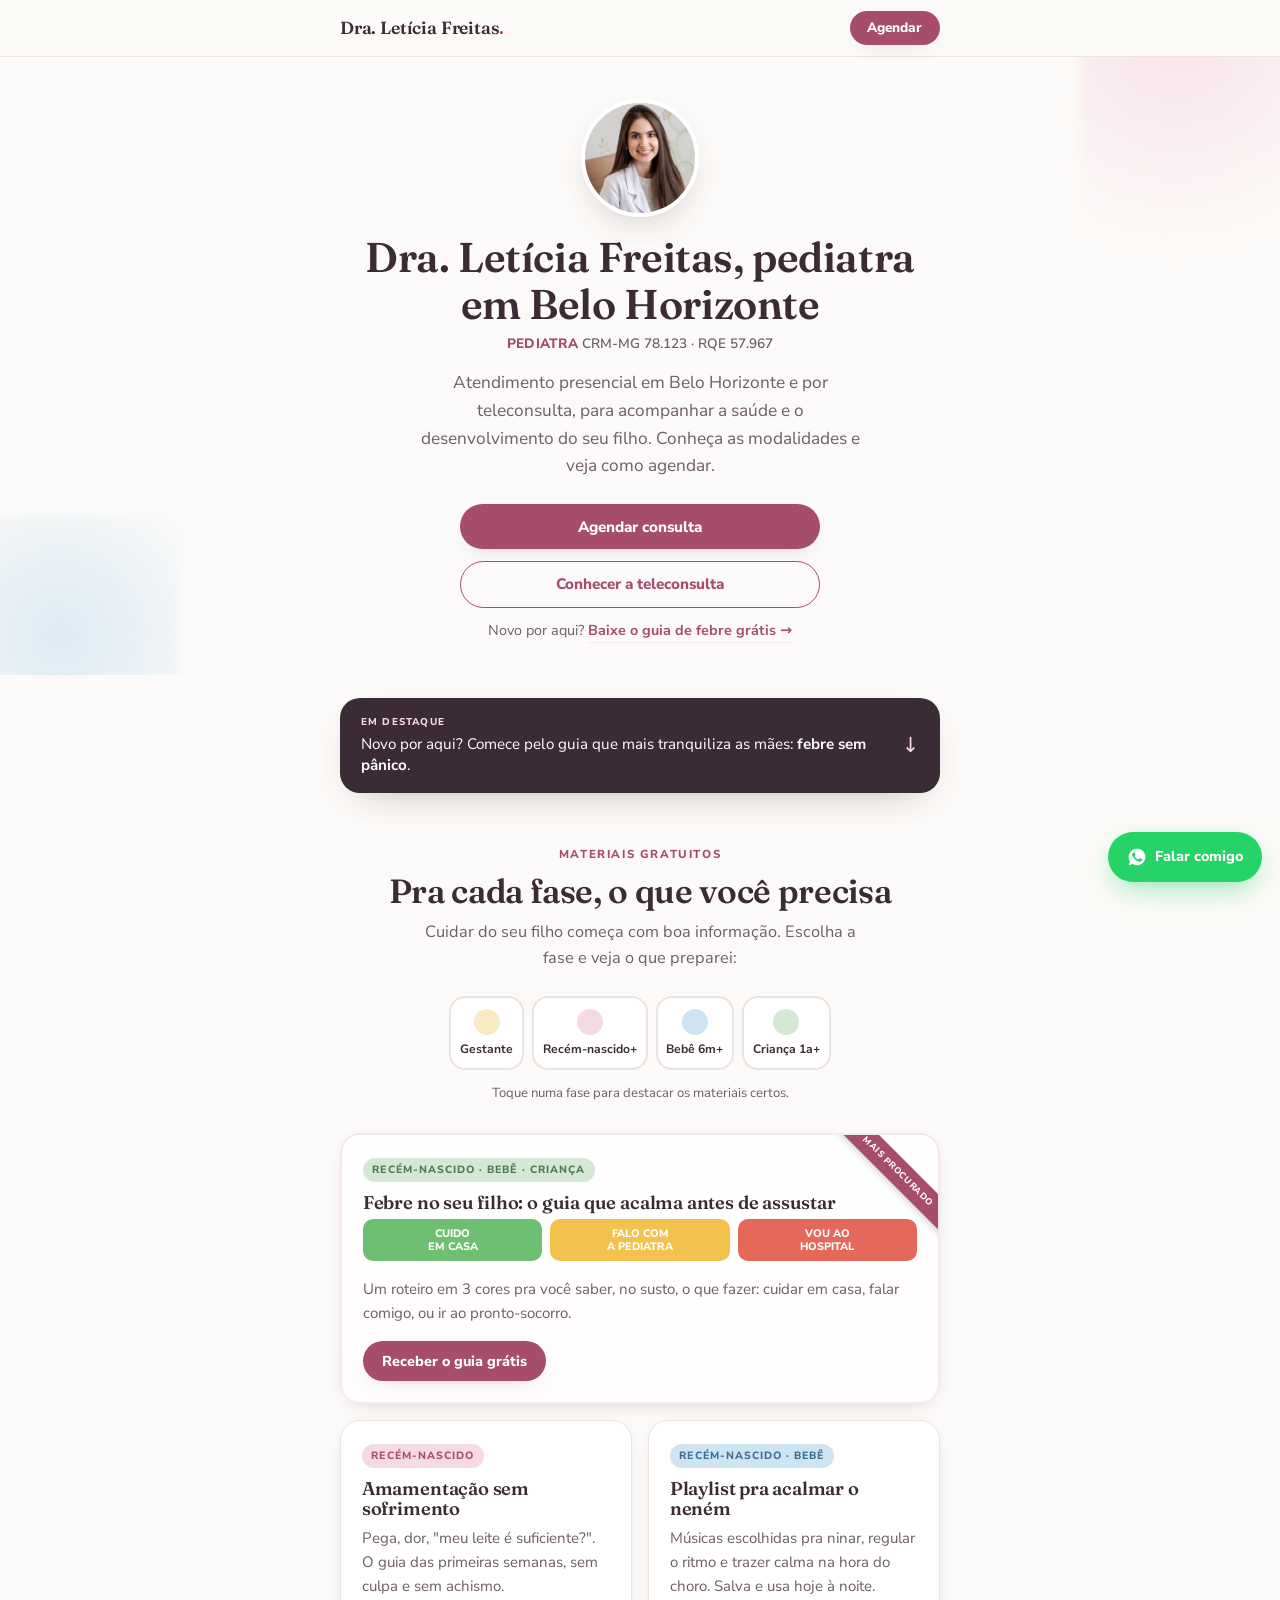
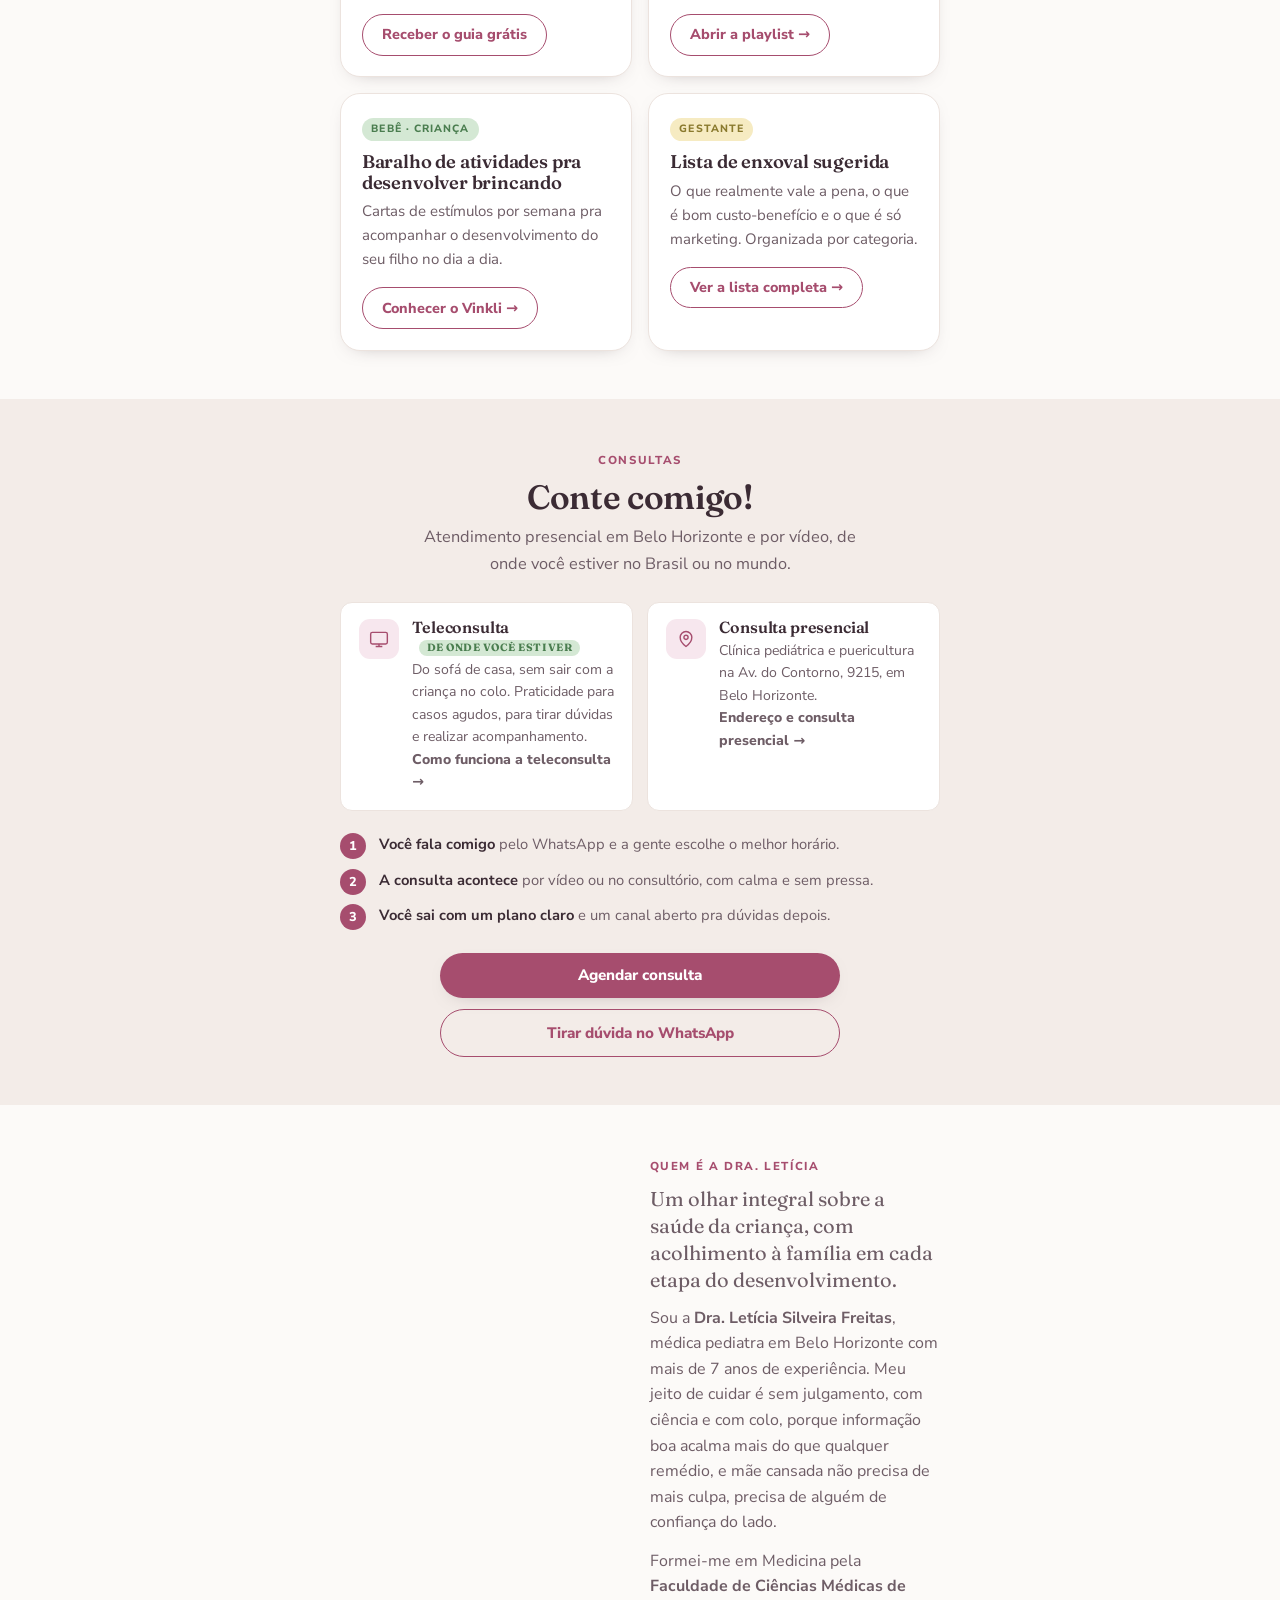
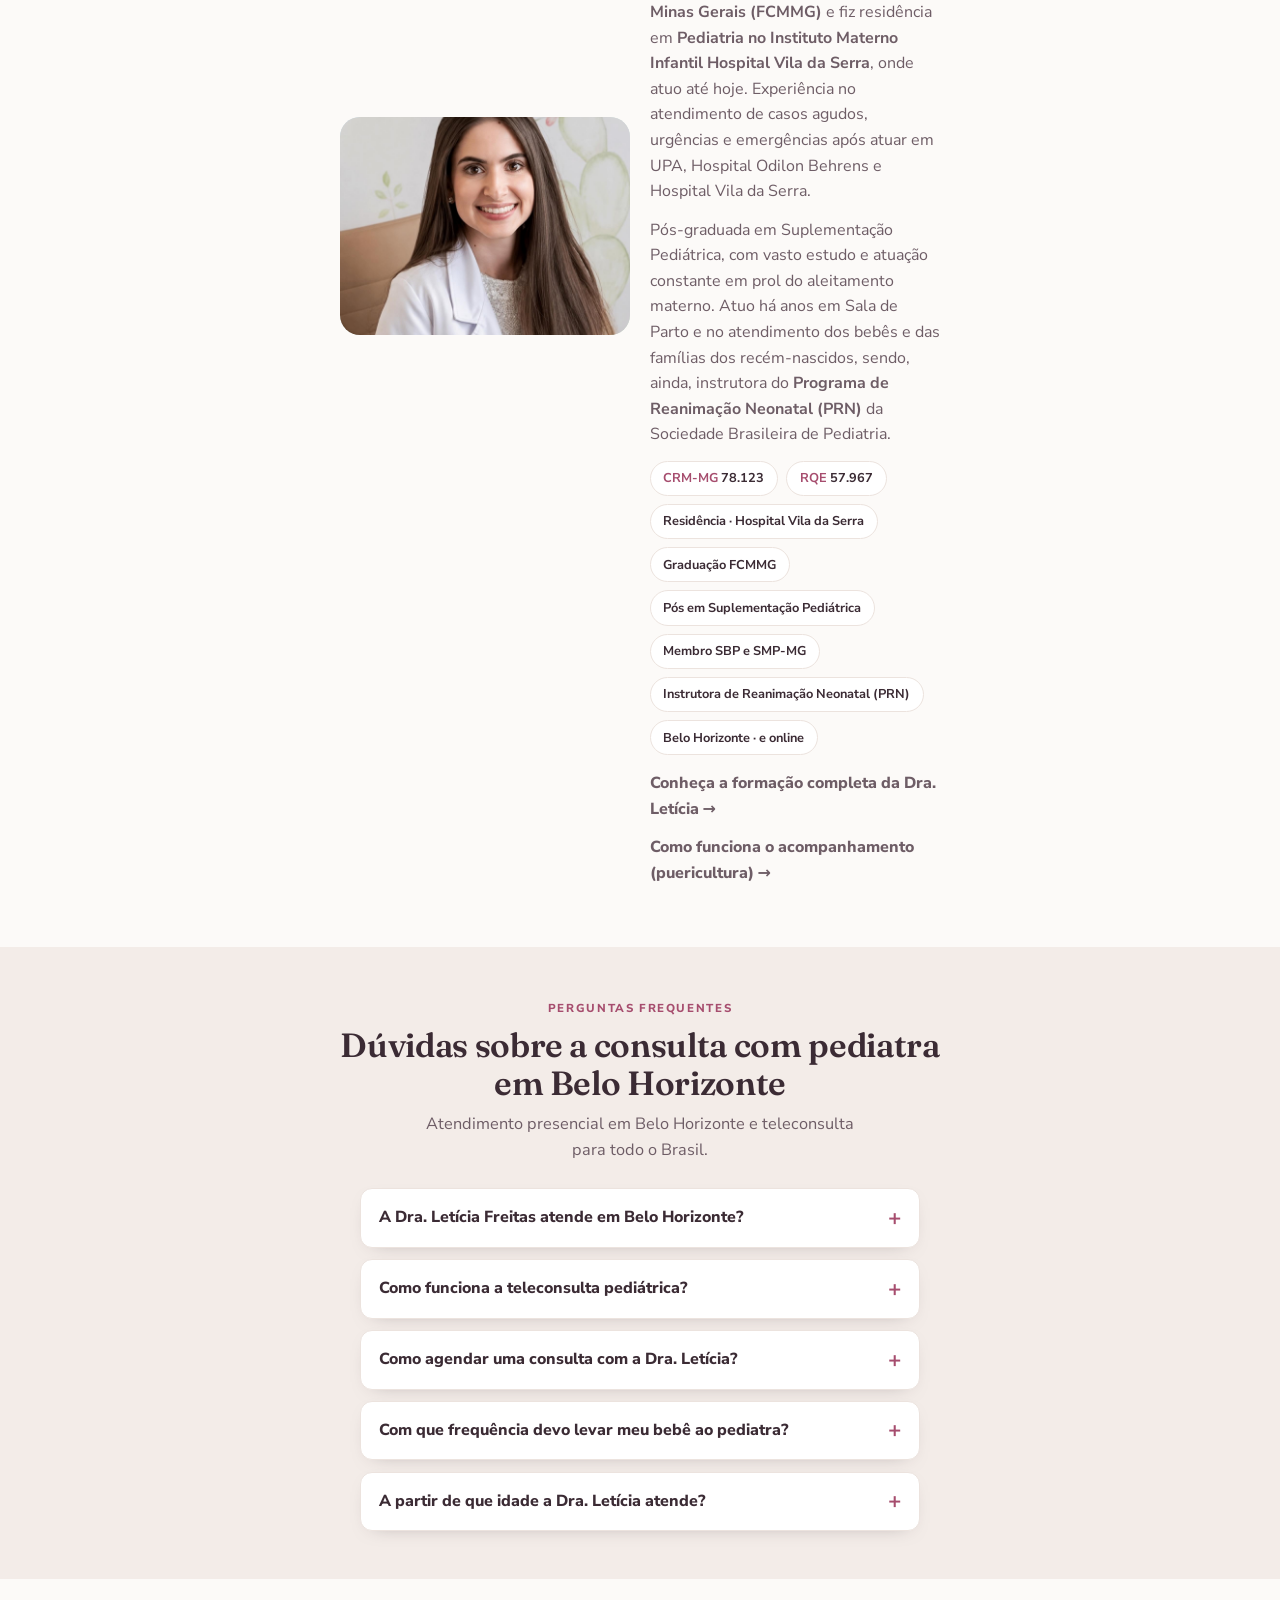
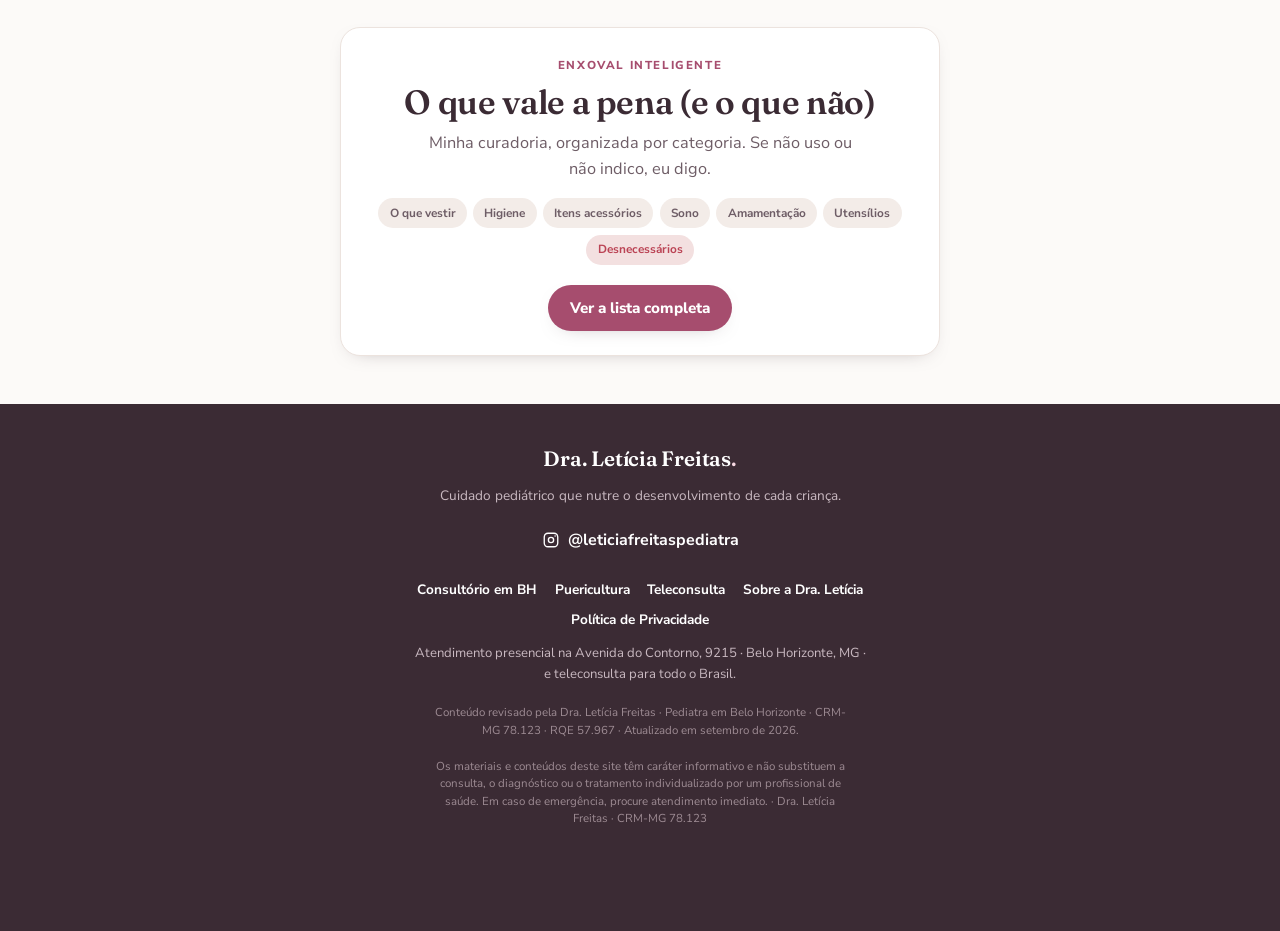
<file: index.html>
<!DOCTYPE html>
<html lang="pt-BR">
<head>
<meta charset="UTF-8">
<meta name="viewport" content="width=device-width, initial-scale=1.0">
<title>Dra. Letícia Freitas · Pediatra em Belo Horizonte e Teleconsulta</title>
<meta name="description" content="Dra. Letícia Freitas, pediatra em Belo Horizonte. Atendimento presencial na Av. do Contorno, 9215, e teleconsulta para todo o Brasil. Veja os serviços e como agendar.">
<meta name="author" content="Dra. Letícia Freitas">
<meta name="robots" content="index, follow, max-image-preview:large, max-snippet:-1">
<meta name="geo.region" content="BR-MG">
<meta name="geo.placename" content="Belo Horizonte">
<meta name="theme-color" content="#A64D6E">
<meta http-equiv="Content-Security-Policy" content="default-src 'self'; base-uri 'self'; object-src 'none'; img-src 'self' data:; style-src 'self' 'unsafe-inline'; font-src 'self'; script-src 'self' 'unsafe-inline'; connect-src 'self' https://formsubmit.co; form-action 'self' https://formsubmit.co">
<meta name="referrer" content="strict-origin-when-cross-origin">
<link rel="canonical" href="https://www.draleticiafreitas.com.br/">
<link rel="icon" type="image/svg+xml" href="/favicon.svg">

<!-- Open Graph -->
<meta property="og:type" content="website">
<meta property="og:site_name" content="Dra. Letícia Freitas · Pediatra">
<meta property="og:locale" content="pt_BR">
<meta property="og:url" content="https://www.draleticiafreitas.com.br/">
<meta property="og:title" content="Dra. Letícia Freitas · Pediatra em Belo Horizonte (MG)">
<meta property="og:description" content="Pediatra em Belo Horizonte com atendimento presencial e teleconsulta para todo o Brasil. Puericultura, desenvolvimento infantil e materiais gratuitos para cada fase.">
<meta property="og:image" content="https://www.draleticiafreitas.com.br/og-image.png">
<meta property="og:image:type" content="image/png">
<meta property="og:image:width" content="1200">
<meta property="og:image:height" content="630">
<meta property="og:image:alt" content="Dra. Letícia Freitas, pediatra em Belo Horizonte · CRM-MG 78.123, RQE 57.967">
<!-- Twitter -->
<meta name="twitter:card" content="summary_large_image">
<meta name="twitter:title" content="Dra. Letícia Freitas · Pediatra em Belo Horizonte (MG)">
<meta name="twitter:description" content="Pediatra em Belo Horizonte com atendimento presencial e teleconsulta para todo o Brasil.">
<meta name="twitter:image" content="https://www.draleticiafreitas.com.br/og-image.png">

<script type="application/ld+json">
{
 "@context":"https://schema.org",
 "@graph":[
  {
   "@type":["Physician","MedicalBusiness"],
   "@id":"https://www.draleticiafreitas.com.br/#pediatra",
   "name":"Dra. Letícia Freitas · Pediatra",
   "alternateName":"Dra. Letícia Freitas Pediatra",
   "medicalSpecialty":"https://schema.org/Pediatric",
   "url":"https://www.draleticiafreitas.com.br/",
   "image":"https://www.draleticiafreitas.com.br/leticia.jpg",
   "description":"Pediatra em Belo Horizonte (CRM-MG 78.123), com atendimento presencial em BH e teleconsulta para todo o Brasil. Puericultura, acompanhamento do desenvolvimento e apoio ao aleitamento.",
   "areaServed":[
     {"@type":"City","name":"Belo Horizonte"},
     {"@type":"AdministrativeArea","name":"Minas Gerais"},
     {"@type":"Country","name":"Brasil"}
   ],
   "address":{"@type":"PostalAddress","streetAddress":"Avenida do Contorno, 9215","addressLocality":"Belo Horizonte","addressRegion":"MG","addressCountry":"BR"},
   "availableService":[
     {"@type":"MedicalProcedure","name":"Consulta pediátrica presencial em Belo Horizonte"},
     {"@type":"MedicalProcedure","name":"Teleconsulta pediátrica para todo o Brasil"},
     {"@type":"MedicalProcedure","name":"Puericultura e acompanhamento do desenvolvimento infantil"}
   ],
   "identifier":[
     {"@type":"PropertyValue","propertyID":"CRM-MG","value":"78123"},
     {"@type":"PropertyValue","propertyID":"RQE","value":"57967"}
   ],
   "memberOf":[
     {"@type":"MedicalOrganization","name":"Sociedade Brasileira de Pediatria (SBP)"},
     {"@type":"MedicalOrganization","name":"Sociedade Mineira de Pediatria (SMP-MG)"}
   ],
   "sameAs":["https://www.instagram.com/leticiafreitaspediatra/","https://maps.app.goo.gl/YKoZpbCPd6NuQTxb8"],
   "employee":{"@id":"https://www.draleticiafreitas.com.br/#leticia"}
  },
  {
   "@type":"Person",
   "@id":"https://www.draleticiafreitas.com.br/#leticia",
   "name":"Dra. Letícia Freitas",
   "alternateName":"Dra. Letícia Silveira Freitas",
   "jobTitle":"Médica Pediatra",
   "description":"Médica pediatra em Belo Horizonte com mais de 7 anos de experiência. Um olhar integral sobre a saúde da criança, com acolhimento à família em cada etapa do desenvolvimento infantil.",
   "image":"https://www.draleticiafreitas.com.br/leticia.jpg",
   "url":"https://www.draleticiafreitas.com.br/",
   "worksFor":{"@id":"https://www.draleticiafreitas.com.br/#pediatra"},
   "alumniOf":[
     {"@type":"CollegeOrUniversity","name":"Faculdade de Ciências Médicas de Minas Gerais (FCMMG)"},
     {"@type":"MedicalOrganization","name":"Instituto Materno Infantil Hospital Vila da Serra"}
   ],
   "affiliation":{"@type":"MedicalOrganization","name":"Instituto Materno Infantil Hospital Vila da Serra"},
   "memberOf":[
     {"@type":"MedicalOrganization","name":"Sociedade Brasileira de Pediatria (SBP)"},
     {"@type":"MedicalOrganization","name":"Sociedade Mineira de Pediatria (SMP-MG)"}
   ],
   "identifier":[
     {"@type":"PropertyValue","propertyID":"CRM-MG","value":"78123"},
     {"@type":"PropertyValue","propertyID":"RQE","value":"57967"}
   ],
   "hasCredential":[
     {"@type":"EducationalOccupationalCredential","credentialCategory":"Residência médica","name":"Residência em Pediatria no Instituto Materno Infantil Hospital Vila da Serra (2023)"},
     {"@type":"EducationalOccupationalCredential","credentialCategory":"Registro de Qualificação de Especialista","name":"RQE 57967 em Pediatria"},
     {"@type":"EducationalOccupationalCredential","credentialCategory":"Pós-graduação","name":"Pós-graduação em Suplementação Pediátrica"},
     {"@type":"EducationalOccupationalCredential","credentialCategory":"Certificação","name":"Instrutora do Programa de Reanimação Neonatal (PRN) da SBP"}
   ],
   "knowsAbout":["Pediatria","Puericultura","Desenvolvimento infantil","Aleitamento materno","Reanimação neonatal","Suplementação pediátrica","Saúde da criança"],
   "sameAs":["https://www.instagram.com/leticiafreitaspediatra/","https://maps.app.goo.gl/YKoZpbCPd6NuQTxb8"]
  },
  {
   "@type":"WebSite",
   "@id":"https://www.draleticiafreitas.com.br/#website",
   "url":"https://www.draleticiafreitas.com.br/",
   "name":"Dra. Letícia Freitas · Pediatra em Belo Horizonte",
   "inLanguage":"pt-BR",
   "publisher":{"@id":"https://www.draleticiafreitas.com.br/#leticia"}
  },
  {
   "@type":"MedicalWebPage",
   "@id":"https://www.draleticiafreitas.com.br/#webpage",
   "url":"https://www.draleticiafreitas.com.br/",
   "name":"Dra. Letícia Freitas · Pediatra em Belo Horizonte (MG)",
   "inLanguage":"pt-BR",
   "isPartOf":{"@id":"https://www.draleticiafreitas.com.br/#website"},
   "about":{"@id":"https://www.draleticiafreitas.com.br/#leticia"},
   "lastReviewed":"2026-07-16",
   "reviewedBy":{"@type":"Person","name":"Dra. Letícia Freitas","identifier":{"@type":"PropertyValue","propertyID":"CRM-MG","value":"78123"}}
  },
  {
   "@type":"FAQPage",
   "@id":"https://www.draleticiafreitas.com.br/#faq",
   "mainEntity":[
     {"@type":"Question","name":"A Dra. Letícia Freitas atende em Belo Horizonte?","acceptedAnswer":{"@type":"Answer","text":"Sim. A Dra. Letícia Freitas é pediatra em Belo Horizonte (CRM-MG 78.123) e atende tanto presencialmente na cidade quanto por teleconsulta para famílias de todo o Brasil."}},
     {"@type":"Question","name":"Como funciona a teleconsulta pediátrica?","acceptedAnswer":{"@type":"Answer","text":"A teleconsulta é feita por vídeo, em horário combinado pelo WhatsApp. É indicada para dúvidas, orientações e acompanhamento, do conforto de casa. Situações que exigem exame físico presencial são orientadas individualmente."}},
     {"@type":"Question","name":"Como agendar uma consulta com a Dra. Letícia?","acceptedAnswer":{"@type":"Answer","text":"O agendamento é feito diretamente pelo WhatsApp: você fala com a Dra. Letícia, escolhem juntas o melhor horário e definem se a consulta será por vídeo ou presencial em Belo Horizonte."}},
     {"@type":"Question","name":"Com que frequência devo levar meu bebê ao pediatra?","acceptedAnswer":{"@type":"Answer","text":"No primeiro ano de vida, as consultas de puericultura costumam ser mais frequentes para acompanhar de perto o crescimento e o desenvolvimento, tornando-se mais espaçadas conforme a criança cresce. O calendário ideal é definido individualmente em consulta."}},
     {"@type":"Question","name":"A partir de que idade a Dra. Letícia atende?","acceptedAnswer":{"@type":"Answer","text":"Do recém-nascido à infância, incluindo puericultura, acompanhamento do desenvolvimento, apoio ao aleitamento e as dúvidas do dia a dia de cada fase."}}
   ]
  }
 ]
}
</script>

<link rel="stylesheet" href="fonts.css">
<style>
/* =========================================================
   HOSPEDAGEM: renomeie este arquivo para index.html e mantenha
   na MESMA PASTA: enxoval.html e a foto salva como leticia.jpg
   Placeholders restantes: depoimentos.
   ========================================================= */
:root{
  --bg:#FCFAF8; --surface:#FFFFFF; --ink:#3B2B34; --ink-soft:#6E5D66;
  --line:#ECE3DE; --greige:#F3ECE8;
  --accent:#A64D6E; --accent-dk:#8A3B58; --accent-sf:#F7E7EE;
  --fase-gestante:#F6EBC2; --fase-recem:#F7D9E3; --fase-bebe:#CFE4F2; --fase-crianca:#D4E8D4;
  --fase-gestante-dk:#8a7a2e; --fase-recem-dk:#a8506a; --fase-bebe-dk:#3f6f92; --fase-crianca-dk:#4a7d4f;
  --sem-verde:#6FBF73; --sem-amarelo:#F2C14E; --sem-vermelho:#E5695B; --wa:#25D366;
  --radius:20px; --radius-sm:12px;
  --shadow:0 14px 40px -22px rgba(59,43,52,.45); --shadow-sm:0 6px 20px -14px rgba(59,43,52,.5);
  --maxw:640px; --font-display:"Fraunces",Georgia,serif; --font-body:"Nunito Sans",system-ui,-apple-system,sans-serif;
}
*{box-sizing:border-box;margin:0;padding:0}
html{scroll-behavior:smooth}
body{font-family:var(--font-body);background:var(--bg);color:var(--ink);line-height:1.6;-webkit-font-smoothing:antialiased;overflow-x:hidden}
img{max-width:100%;display:block}
a{color:inherit;text-decoration:none}
button{font-family:inherit;cursor:pointer;border:none;background:none}
.wrap{max-width:var(--maxw);margin:0 auto;padding:0 20px}
.eyebrow{font-size:.72rem;font-weight:800;letter-spacing:.14em;text-transform:uppercase;color:var(--accent);display:inline-block;margin-bottom:.6rem}
h1,h2,h3{font-family:var(--font-display);font-weight:600;line-height:1.12;letter-spacing:-.01em}
h2{font-size:1.8rem;margin-bottom:.5rem}
h3{font-size:1.15rem}
.lead{color:var(--ink-soft);font-size:1.02rem}
.btn{display:inline-flex;align-items:center;justify-content:center;gap:.5rem;padding:.85rem 1.4rem;border-radius:100px;font-weight:800;font-size:.95rem;transition:transform .18s ease,box-shadow .18s ease,background .18s ease;text-align:center;line-height:1.2}
.btn-primary{background:var(--accent);color:#fff;box-shadow:var(--shadow-sm)}
.btn-primary:hover{background:var(--accent-dk);transform:translateY(-2px)}
.btn-primary:disabled{opacity:.6;transform:none;cursor:default}
.btn-ghost{background:transparent;color:var(--accent);border:1.5px solid var(--accent)}
.btn-ghost:hover{background:var(--accent-sf)}
.btn-block{width:100%}
.btn:focus-visible{outline:3px solid var(--accent);outline-offset:3px}
.topbar{position:sticky;top:0;z-index:40;background:rgba(252,250,248,.82);backdrop-filter:blur(10px);border-bottom:1px solid var(--line)}
.topbar__inner{max-width:var(--maxw);margin:0 auto;padding:.7rem 20px;display:flex;align-items:center;justify-content:space-between;gap:1rem}
.wordmark{font-family:var(--font-display);font-weight:600;font-size:1.1rem;letter-spacing:-.01em}
.wordmark span{color:var(--accent)}
.topbar .btn{padding:.55rem 1.1rem;font-size:.85rem}
.hero{position:relative;padding:2.6rem 0 2rem;overflow:hidden}
.hero__blob{position:absolute;z-index:0;filter:blur(6px);opacity:.7}
.blob-a{width:320px;height:320px;top:-120px;right:-120px;background:radial-gradient(circle at 30% 30%,var(--fase-recem),transparent 70%)}
.blob-b{width:300px;height:300px;bottom:-140px;left:-120px;background:radial-gradient(circle at 60% 40%,var(--fase-bebe),transparent 70%)}
.hero__inner{position:relative;z-index:1;text-align:center}
.hero__photo{width:118px;height:118px;border-radius:50%;margin:0 auto 1.1rem;background:linear-gradient(135deg,var(--fase-recem),var(--fase-bebe));display:flex;align-items:center;justify-content:center;color:#fff;box-shadow:var(--shadow);border:4px solid #fff;position:relative;overflow:hidden}
.hero__photo img{position:absolute;inset:0;width:100%;height:100%;object-fit:cover;z-index:1}
.hero h1{font-size:2.15rem;margin-bottom:.35rem}
.hero__role{font-weight:800;color:var(--accent);letter-spacing:.02em;font-size:.85rem;text-transform:uppercase;margin-bottom:.9rem}
.hero__role .crm{color:var(--ink-soft);font-weight:600;text-transform:none;letter-spacing:0}
.hero__pitch{color:var(--ink-soft);font-size:1.08rem;max-width:440px;margin:0 auto 1.5rem}
.hero__cta{display:flex;flex-direction:column;gap:.7rem;max-width:360px;margin:0 auto}
.hero__secondary{font-size:.9rem;color:var(--ink-soft)}
.hero__secondary a{color:var(--accent);font-weight:700;border-bottom:1.5px solid var(--accent-sf)}
.hero__secondary .linklike{background:none;border:none;font:inherit;color:var(--accent);font-weight:700;cursor:pointer;border-bottom:1.5px solid var(--accent-sf);padding:0}
.highlight{margin:1.4rem auto 0;max-width:var(--maxw)}
.highlight__card{margin:0 20px;background:var(--ink);color:#fff;border-radius:var(--radius);padding:1.1rem 1.3rem;display:flex;align-items:center;gap:1rem;box-shadow:var(--shadow)}
.highlight__tag{font-size:.62rem;font-weight:800;letter-spacing:.12em;text-transform:uppercase;color:var(--fase-recem);display:block;margin-bottom:.2rem}
.highlight__card p{font-size:.95rem;line-height:1.35}
.highlight__card .arrow{margin-left:auto;flex-shrink:0;font-size:1.3rem;color:var(--fase-recem)}
.section{padding:3rem 0}
.section--tint{background:var(--greige)}
.section__head{text-align:center;margin-bottom:1.6rem}
.section__head .lead{max-width:460px;margin:.3rem auto 0}
.phases{margin-bottom:1.8rem}
.phase-track{display:flex;gap:.5rem;justify-content:center;flex-wrap:wrap}
.phase-chip{display:flex;flex-direction:column;align-items:center;gap:.35rem;padding:.7rem .55rem;border-radius:16px;min-width:74px;background:var(--surface);border:2px solid var(--line);transition:transform .16s ease,border-color .16s ease,box-shadow .16s ease;font-weight:700;font-size:.76rem;color:var(--ink)}
.phase-chip .dot{width:26px;height:26px;border-radius:50%}
.phase-chip[data-phase="gestante"] .dot{background:var(--fase-gestante)}
.phase-chip[data-phase="recem"] .dot{background:var(--fase-recem)}
.phase-chip[data-phase="bebe"] .dot{background:var(--fase-bebe)}
.phase-chip[data-phase="crianca"] .dot{background:var(--fase-crianca)}
.phase-chip:hover{transform:translateY(-2px)}
.phase-chip.is-active{box-shadow:var(--shadow-sm)}
.phase-chip[data-phase="gestante"].is-active{border-color:var(--fase-gestante-dk)}
.phase-chip[data-phase="recem"].is-active{border-color:var(--fase-recem-dk)}
.phase-chip[data-phase="bebe"].is-active{border-color:var(--fase-bebe-dk)}
.phase-chip[data-phase="crianca"].is-active{border-color:var(--fase-crianca-dk)}
.phase-hint{text-align:center;font-size:.82rem;color:var(--ink-soft);margin-top:.8rem;min-height:1.2em;transition:opacity .2s ease}
.materials{display:grid;gap:1rem}
.mat{background:var(--surface);border-radius:var(--radius);padding:1.3rem;border:1px solid var(--line);box-shadow:var(--shadow-sm);transition:opacity .25s ease,transform .25s ease,box-shadow .25s ease;position:relative;overflow:hidden}
.mat.is-dim{opacity:.42}
.mat__fase{font-size:.66rem;font-weight:800;letter-spacing:.1em;text-transform:uppercase;padding:.2rem .6rem;border-radius:100px;display:inline-block;margin-bottom:.7rem}
.fase-tag-gestante{background:var(--fase-gestante);color:var(--fase-gestante-dk)}
.fase-tag-recem{background:var(--fase-recem);color:var(--fase-recem-dk)}
.fase-tag-bebe{background:var(--fase-bebe);color:var(--fase-bebe-dk)}
.fase-tag-crianca{background:var(--fase-crianca);color:var(--fase-crianca-dk)}
.mat h3{margin-bottom:.35rem}
.mat p{color:var(--ink-soft);font-size:.94rem;margin-bottom:1rem}
.mat .btn{font-size:.9rem;padding:.7rem 1.2rem}
.mat--feature{border:2px solid var(--accent-sf);background:linear-gradient(180deg,#fff,#fffdfc)}
.mat--feature::before{content:"MAIS PROCURADO";position:absolute;top:24px;right:-45px;width:170px;text-align:center;transform:rotate(45deg);background:var(--accent);color:#fff;font-size:.56rem;font-weight:800;letter-spacing:.08em;padding:.32rem 0;box-shadow:0 4px 10px -4px rgba(59,43,52,.35)}
.semaforo{display:flex;gap:.5rem;margin:.2rem 0 1rem}
.semaforo .s{flex:1;border-radius:10px;padding:.5rem .4rem;text-align:center;font-size:.68rem;font-weight:800;color:#fff;line-height:1.2}
.s-v{background:var(--sem-verde)}.s-a{background:var(--sem-amarelo);color:#5a4300}.s-r{background:var(--sem-vermelho)}
.consulta__grid{display:grid;gap:.9rem;margin-bottom:1.4rem}
.tipo{background:var(--surface);border:1px solid var(--line);border-radius:var(--radius-sm);padding:1rem 1.1rem;display:flex;gap:.85rem;align-items:flex-start}
.tipo .ic{flex-shrink:0;width:40px;height:40px;border-radius:11px;display:flex;align-items:center;justify-content:center;background:var(--accent-sf);color:var(--accent)}
.tipo h3{font-size:1rem;margin-bottom:.15rem}
.tipo p{color:var(--ink-soft);font-size:.88rem}
.tele-badge{display:inline-block;background:var(--fase-crianca);color:var(--fase-crianca-dk);font-size:.66rem;font-weight:800;padding:.15rem .5rem;border-radius:100px;letter-spacing:.05em;margin-left:.4rem}
.passos{display:grid;gap:.6rem;margin:1.2rem 0 1.4rem;counter-reset:step}
.passo{display:flex;gap:.8rem;align-items:flex-start;font-size:.92rem;color:var(--ink-soft)}
.passo::before{counter-increment:step;content:counter(step);flex-shrink:0;width:26px;height:26px;border-radius:50%;background:var(--accent);color:#fff;font-weight:800;font-size:.8rem;display:flex;align-items:center;justify-content:center;font-family:var(--font-body)}
.passo b{color:var(--ink)}
.about{display:grid;gap:1.2rem}
.about__photo{width:100%;aspect-ratio:4/3;border-radius:var(--radius);background:linear-gradient(135deg,var(--fase-bebe),var(--fase-crianca));display:flex;align-items:center;justify-content:center;color:#fff;position:relative;overflow:hidden}
.about__photo img{position:absolute;inset:0;width:100%;height:100%;object-fit:cover;z-index:1}
.about__motto{font-family:var(--font-display);font-size:1.25rem;color:var(--accent-dk);line-height:1.35;margin-bottom:.8rem}
.about p{color:var(--ink-soft);margin-bottom:.8rem}
.creds{display:flex;flex-wrap:wrap;gap:.5rem;margin-top:.4rem}
.cred{background:var(--surface);border:1px solid var(--line);border-radius:100px;padding:.4rem .8rem;font-size:.8rem;font-weight:700;color:var(--ink)}
.cred b{color:var(--accent)}
.deps{display:grid;gap:.9rem}
.dep{background:var(--surface);border:1px solid var(--line);border-radius:var(--radius);padding:1.2rem}
.dep__stars{color:var(--sem-amarelo);font-size:.9rem;letter-spacing:.1em;margin-bottom:.5rem}
.dep p{font-family:var(--font-display);font-size:1.02rem;color:var(--ink);line-height:1.4;margin-bottom:.7rem}
.dep__who{font-size:.82rem;color:var(--ink-soft);font-weight:700}
/* FAQ */
.faq{display:grid;gap:.7rem;max-width:560px;margin:0 auto}
.faq details{background:var(--surface);border:1px solid var(--line);border-radius:var(--radius-sm);box-shadow:var(--shadow-sm)}
.faq summary{list-style:none;cursor:pointer;padding:1rem 1.1rem;font-weight:800;font-size:1rem;color:var(--ink);display:flex;justify-content:space-between;align-items:center;gap:1rem}
.faq summary::-webkit-details-marker{display:none}
.faq summary::after{content:"+";font-size:1.4rem;line-height:1;color:var(--accent);font-weight:700;flex-shrink:0}
.faq details[open] summary{color:var(--accent-dk)}
.faq details[open] summary::after{content:"–"}
.faq__a{padding:0 1.1rem 1.1rem;color:var(--ink-soft);font-size:.94rem;line-height:1.55}
/* Promo enxoval */
.enxpromo{background:var(--surface);border:1px solid var(--line);border-radius:var(--radius);padding:1.5rem 1.3rem;text-align:center;box-shadow:var(--shadow-sm)}
.enxpromo .cats{display:flex;flex-wrap:wrap;gap:.4rem;justify-content:center;margin:1rem 0 1.3rem}
.enxpromo .cat{font-size:.74rem;font-weight:700;padding:.35rem .7rem;border-radius:100px;background:var(--greige);color:var(--ink-soft)}
.enxpromo .cat.skip{background:#f3e0e0;color:#b45}
.footer{background:var(--ink);color:#e9dfe4;padding:2.4rem 0 6rem;text-align:center}
.footer .wordmark{color:#fff;font-size:1.3rem;display:inline-block;margin-bottom:.6rem}
.footer .wordmark span{color:var(--fase-recem)}
.footer p{font-size:.85rem;color:#c9b9c1;max-width:420px;margin:0 auto .5rem}
.footer .ig{display:inline-flex;align-items:center;gap:.5rem;margin:.8rem 0;font-weight:700;color:#fff}
.footer .aviso{font-size:.72rem;color:#9d8b93;margin-top:1.2rem;line-height:1.5}
.footer .foot-nav{display:flex;justify-content:center;flex-wrap:wrap;gap:.5rem 1.1rem;margin:.8rem auto 0;max-width:520px}
.footer .foot-nav a{color:#fff;font-weight:700;font-size:.85rem}
.footer .foot-addr{font-size:.82rem;color:#c9b9c1;margin:.8rem auto 0;max-width:460px}
.wa-float{position:fixed;bottom:18px;right:18px;z-index:50;background:var(--wa);color:#fff;border-radius:100px;padding:.85rem 1.2rem;display:flex;align-items:center;gap:.5rem;font-weight:800;font-size:.9rem;box-shadow:0 10px 30px -8px rgba(37,211,102,.6);transition:transform .2s ease}
.wa-float:hover{transform:scale(1.05)}
.wa-float svg{width:20px;height:20px}
.modal{position:fixed;inset:0;z-index:60;display:none;align-items:flex-end;justify-content:center}
.modal.open{display:flex}
.modal__bg{position:absolute;inset:0;background:rgba(59,43,52,.5);backdrop-filter:blur(2px)}
.modal__card{position:relative;background:var(--surface);width:100%;max-width:var(--maxw);border-radius:24px 24px 0 0;padding:1.6rem 20px 2rem;box-shadow:var(--shadow);animation:slideUp .3s ease}
@keyframes slideUp{from{transform:translateY(30px);opacity:.6}to{transform:translateY(0);opacity:1}}
.modal__close{position:absolute;top:1rem;right:1rem;width:34px;height:34px;border-radius:50%;background:var(--greige);color:var(--ink);font-size:1.1rem;font-weight:700}
.modal__eyebrow{font-size:.7rem;font-weight:800;letter-spacing:.12em;text-transform:uppercase;color:var(--accent)}
.modal h3{font-size:1.4rem;margin:.3rem 0 .4rem}
.modal p{color:var(--ink-soft);font-size:.92rem;margin-bottom:1.1rem}
.field{margin-bottom:.8rem}
.field label{display:block;font-size:.82rem;font-weight:700;margin-bottom:.3rem}
.field input{width:100%;padding:.8rem 1rem;border:1.5px solid var(--line);border-radius:12px;font-family:inherit;font-size:1rem;background:var(--bg);color:var(--ink)}
.field input:focus{outline:none;border-color:var(--accent)}
.modal__ok{text-align:center;padding:1rem 0}
.modal__ok .check{width:60px;height:60px;border-radius:50%;background:var(--fase-crianca);color:var(--fase-crianca-dk);display:flex;align-items:center;justify-content:center;font-size:1.8rem;margin:0 auto 1rem;font-weight:800}
.modal__ok.err .check{background:#f3e0e0;color:#b45}
.consent{font-size:.72rem;color:var(--ink-soft);margin-top:.6rem;text-align:center}
.hp{position:absolute;left:-9999px;top:-9999px}
.reveal{opacity:0;transform:translateY(18px);transition:opacity .6s ease,transform .6s ease}
.reveal.in{opacity:1;transform:none}
@media(min-width:680px){
  h2{font-size:2.1rem}.hero h1{font-size:2.6rem}
  .materials{grid-template-columns:1fr 1fr}.mat--feature{grid-column:1 / -1}
  .consulta__grid{grid-template-columns:1fr 1fr}.deps{grid-template-columns:1fr 1fr}
  .about{grid-template-columns:1fr 1fr;align-items:center}
  .modal{align-items:center}.modal__card{border-radius:24px;margin:0 20px}
}
@media(prefers-reduced-motion:reduce){
  *{animation:none !important;transition:none !important;scroll-behavior:auto !important}
  .reveal{opacity:1;transform:none}
}
</style>
</head>
<body>

<header class="topbar">
  <div class="topbar__inner">
    <a href="#topo" class="wordmark">Dra. Letícia Freitas<span>.</span></a>
    <a href="#consulta" class="btn btn-primary">Agendar</a>
  </div>
</header>

<main>

<section class="hero" id="topo">
  <div class="hero__blob blob-a"></div>
  <div class="hero__blob blob-b"></div>
  <div class="wrap hero__inner reveal">
    <div class="hero__photo">
      <img src="avatar-sm.jpg" width="118" height="118" alt="Dra. Letícia Freitas, pediatra em Belo Horizonte" onerror="this.remove()">
      <svg width="40" height="40" viewBox="0 0 24 24" fill="none" stroke="currentColor" stroke-width="1.6"><circle cx="12" cy="8" r="4"/><path d="M4 20c0-4 3.5-6 8-6s8 2 8 6"/></svg>
    </div>
    <h1>Dra. Letícia Freitas, pediatra em Belo Horizonte</h1>
    <div class="hero__role">Pediatra <span class="crm">CRM-MG 78.123 · RQE 57.967</span></div>
    <p class="hero__pitch">Atendimento presencial em Belo Horizonte e por teleconsulta, para acompanhar a saúde e o desenvolvimento do seu filho. Conheça as modalidades e veja como agendar.</p>
    <div class="hero__cta">
      <a class="btn btn-primary btn-block" href="https://wa.me/5531999188888?text=Ol%C3%A1!%20Gostaria%20de%20agendar%20uma%20consulta%20com%20a%20Dra.%20Let%C3%ADcia" target="_blank" rel="noopener">Agendar consulta</a>
      <a class="btn btn-ghost btn-block" href="/teleconsulta-pediatrica/">Conhecer a teleconsulta</a>
      <p class="hero__secondary">Novo por aqui? <button type="button" class="linklike" data-material="Guia de febre" data-open-modal>Baixe o guia de febre grátis →</button></p>
    </div>
  </div>
</section>

<div class="highlight reveal">
  <div class="highlight__card">
    <div>
      <span class="highlight__tag">Em destaque</span>
      <p>Novo por aqui? Comece pelo guia que mais tranquiliza as mães: <b>febre sem pânico</b>.</p>
    </div>
    <a href="#materiais" class="arrow" aria-label="Ir para materiais">↓</a>
  </div>
</div>

<section class="section" id="materiais">
  <div class="wrap">
    <div class="section__head reveal">
      <span class="eyebrow">Materiais gratuitos</span>
      <h2>Pra cada fase, o que você precisa</h2>
      <p class="lead">Cuidar do seu filho começa com boa informação. Escolha a fase e veja o que preparei:</p>
    </div>

    <div class="phases reveal">
      <div class="phase-track" role="group" aria-label="Escolha a fase do seu filho">
        <button class="phase-chip" data-phase="gestante"><span class="dot"></span>Gestante</button>
        <button class="phase-chip" data-phase="recem"><span class="dot"></span>Recém-nascido+</button>
        <button class="phase-chip" data-phase="bebe"><span class="dot"></span>Bebê 6m+</button>
        <button class="phase-chip" data-phase="crianca"><span class="dot"></span>Criança 1a+</button>
      </div>
      <p class="phase-hint" id="phaseHint">Toque numa fase para destacar os materiais certos.</p>
    </div>

    <div class="materials">
      <article class="mat mat--feature reveal" data-phases="recem bebe crianca">
        <span class="mat__fase fase-tag-crianca">Recém-nascido · Bebê · Criança</span>
        <h3>Febre no seu filho: o guia que acalma antes de assustar</h3>
        <div class="semaforo" aria-hidden="true">
          <div class="s s-v">CUIDO<br>EM CASA</div>
          <div class="s s-a">FALO COM<br>A PEDIATRA</div>
          <div class="s s-r">VOU AO<br>HOSPITAL</div>
        </div>
        <p>Um roteiro em 3 cores pra você saber, no susto, o que fazer: cuidar em casa, falar comigo, ou ir ao pronto-socorro.</p>
        <button class="btn btn-primary" data-material="Guia de febre" data-open-modal>Receber o guia grátis</button>
      </article>

      <article class="mat reveal" data-phases="recem">
        <span class="mat__fase fase-tag-recem">Recém-nascido</span>
        <h3>Amamentação sem sofrimento</h3>
        <p>Pega, dor, "meu leite é suficiente?". O guia das primeiras semanas, sem culpa e sem achismo.</p>
        <button class="btn btn-ghost" data-material="Guia de amamentação" data-open-modal>Receber o guia grátis</button>
      </article>

      <article class="mat reveal" data-phases="recem bebe">
        <span class="mat__fase fase-tag-bebe">Recém-nascido · Bebê</span>
        <h3>Playlist pra acalmar o neném</h3>
        <p>Músicas escolhidas pra ninar, regular o ritmo e trazer calma na hora do choro. Salva e usa hoje à noite.</p>
        <a class="btn btn-ghost" href="https://open.spotify.com/playlist/5VUrbrnIVP5OhD6yaRMiCi?si=ZexEXRTRQ8WPHR_US8IYgw&utm_source=copy-link&pi=_9VR4bYLRtOFp" target="_blank" rel="noopener">Abrir a playlist →</a>
      </article>

      <article class="mat reveal" data-phases="bebe crianca">
        <span class="mat__fase fase-tag-crianca">Bebê · Criança</span>
        <h3>Baralho de atividades pra desenvolver brincando</h3>
        <p>Cartas de estímulos por semana pra acompanhar o desenvolvimento do seu filho no dia a dia.</p>
        <a class="btn btn-ghost" href="vinkli-primeiro-ano.html">Conhecer o Vinkli →</a>
      </article>

      <article class="mat reveal" data-phases="gestante">
        <span class="mat__fase fase-tag-gestante">Gestante</span>
        <h3>Lista de enxoval sugerida</h3>
        <p>O que realmente vale a pena, o que é bom custo-benefício e o que é só marketing. Organizada por categoria.</p>
        <a class="btn btn-ghost" href="enxoval.html">Ver a lista completa →</a>
      </article>
    </div>
  </div>
</section>

<section class="section section--tint" id="consulta">
  <div class="wrap">
    <div class="section__head reveal">
      <span class="eyebrow">Consultas</span>
      <h2>Conte comigo!</h2>
      <p class="lead">Atendimento presencial em Belo Horizonte e por vídeo, de onde você estiver no Brasil ou no mundo.</p>
    </div>

    <div class="consulta__grid reveal">
      <div class="tipo">
        <div class="ic"><svg width="20" height="20" viewBox="0 0 24 24" fill="none" stroke="currentColor" stroke-width="1.7"><rect x="2" y="4" width="20" height="14" rx="2"/><path d="M8 21h8M12 18v3"/></svg></div>
        <div><h3>Teleconsulta <span class="tele-badge">DE ONDE VOCÊ ESTIVER</span></h3><p>Do sofá de casa, sem sair com a criança no colo. Praticidade para casos agudos, para tirar dúvidas e realizar acompanhamento.</p><p><a href="/teleconsulta-pediatrica/" style="font-weight:800">Como funciona a teleconsulta →</a></p></div>
      </div>
      <div class="tipo">
        <div class="ic"><svg width="20" height="20" viewBox="0 0 24 24" fill="none" stroke="currentColor" stroke-width="1.7"><path d="M12 21s-7-5-7-11a7 7 0 0114 0c0 6-7 11-7 11z"/><circle cx="12" cy="10" r="2.5"/></svg></div>
        <div><h3>Consulta presencial</h3><p>Clínica pediátrica e puericultura na Av. do Contorno, 9215, em Belo Horizonte.</p><p><a href="/consultorio-pediatrico-belo-horizonte/" style="font-weight:800">Endereço e consulta presencial →</a></p></div>
      </div>
    </div>

    <div class="passos reveal">
      <div class="passo"><span><b>Você fala comigo</b> pelo WhatsApp e a gente escolhe o melhor horário.</span></div>
      <div class="passo"><span><b>A consulta acontece</b> por vídeo ou no consultório, com calma e sem pressa.</span></div>
      <div class="passo"><span><b>Você sai com um plano claro</b> e um canal aberto pra dúvidas depois.</span></div>
    </div>

    <div class="reveal" style="display:flex;flex-direction:column;gap:.7rem;max-width:400px;margin:0 auto">
      <a class="btn btn-primary btn-block" href="https://wa.me/5531999188888?text=Ol%C3%A1,%20gostaria%20de%20mais%20informa%C3%A7%C3%B5es%20sobre%20consultas%20com%20a%20Dra.%20Let%C3%ADcia" target="_blank" rel="noopener">Agendar consulta</a>
      <a class="btn btn-ghost btn-block" href="https://wa.me/5531999188888?text=Ol%C3%A1!%20Tenho%20uma%20d%C3%BAvida" target="_blank" rel="noopener">Tirar dúvida no WhatsApp</a>
    </div>
  </div>
</section>

<section class="section" id="sobre">
  <div class="wrap">
    <div class="about">
      <div class="about__photo reveal">
        <img src="leticia.jpg" width="600" height="450" alt="Dra. Letícia Freitas, médica pediatra em Belo Horizonte · CRM-MG 78.123" loading="lazy" onerror="this.remove()">
        <svg width="54" height="54" viewBox="0 0 24 24" fill="none" stroke="currentColor" stroke-width="1.4"><circle cx="12" cy="8" r="4"/><path d="M4 20c0-4 3.5-6 8-6s8 2 8 6"/></svg>
      </div>
      <div class="reveal">
        <span class="eyebrow">Quem é a Dra. Letícia</span>
        <p class="about__motto">Um olhar integral sobre a saúde da criança, com acolhimento à família em cada etapa do desenvolvimento.</p>
        <p>Sou a <b>Dra. Letícia Silveira Freitas</b>, médica pediatra em Belo Horizonte com mais de 7 anos de experiência. Meu jeito de cuidar é sem julgamento, com ciência e com colo, porque informação boa acalma mais do que qualquer remédio, e mãe cansada não precisa de mais culpa, precisa de alguém de confiança do lado.</p>
        <p>Formei-me em Medicina pela <b>Faculdade de Ciências Médicas de Minas Gerais (FCMMG)</b> e fiz residência em <b>Pediatria no Instituto Materno Infantil Hospital Vila da Serra</b>, onde atuo até hoje. Experiência no atendimento de casos agudos, urgências e emergências após atuar em UPA, Hospital Odilon Behrens e Hospital Vila da Serra.</p>
        <p>Pós-graduada em Suplementação Pediátrica, com vasto estudo e atuação constante em prol do aleitamento materno. Atuo há anos em Sala de Parto e no atendimento dos bebês e das famílias dos recém-nascidos, sendo, ainda, instrutora do <b>Programa de Reanimação Neonatal (PRN)</b> da Sociedade Brasileira de Pediatria.</p>
        <div class="creds">
          <span class="cred"><b>CRM-MG</b> 78.123</span>
          <span class="cred"><b>RQE</b> 57.967</span>
          <span class="cred">Residência · Hospital Vila da Serra</span>
          <span class="cred">Graduação FCMMG</span>
          <span class="cred">Pós em Suplementação Pediátrica</span>
          <span class="cred">Membro SBP e SMP-MG</span>
          <span class="cred">Instrutora de Reanimação Neonatal (PRN)</span>
          <span class="cred">Belo Horizonte · e online</span>
        </div>
        <p style="margin-top:1rem"><a href="/sobre-dra-leticia-freitas/" style="font-weight:800">Conheça a formação completa da Dra. Letícia →</a></p>
        <p style="margin-top:.2rem"><a href="/puericultura/" style="font-weight:800">Como funciona o acompanhamento (puericultura) →</a></p>
      </div>
    </div>
  </div>
</section>

<section class="section section--tint" id="perguntas">
  <div class="wrap">
    <div class="section__head reveal">
      <span class="eyebrow">Perguntas frequentes</span>
      <h2>Dúvidas sobre a consulta com pediatra em Belo Horizonte</h2>
      <p class="lead">Atendimento presencial em Belo Horizonte e teleconsulta para todo o Brasil.</p>
    </div>
    <div class="faq reveal">
      <details>
        <summary>A Dra. Letícia Freitas atende em Belo Horizonte?</summary>
        <div class="faq__a">Sim. A Dra. Letícia Freitas é pediatra em Belo Horizonte (CRM-MG 78.123) e atende tanto presencialmente na cidade quanto por teleconsulta para famílias de todo o Brasil.</div>
      </details>
      <details>
        <summary>Como funciona a teleconsulta pediátrica?</summary>
        <div class="faq__a">A teleconsulta é feita por vídeo, em horário combinado pelo WhatsApp. É indicada para dúvidas, orientações e acompanhamento, do conforto de casa. Situações que exigem exame físico presencial são orientadas individualmente.</div>
      </details>
      <details>
        <summary>Como agendar uma consulta com a Dra. Letícia?</summary>
        <div class="faq__a">O agendamento é feito diretamente pelo WhatsApp: você fala com a Dra. Letícia, escolhem juntas o melhor horário e definem se a consulta será por vídeo ou presencial em Belo Horizonte.</div>
      </details>
      <details>
        <summary>Com que frequência devo levar meu bebê ao pediatra?</summary>
        <div class="faq__a">No primeiro ano de vida, as consultas de puericultura costumam ser mais frequentes para acompanhar de perto o crescimento e o desenvolvimento, tornando-se mais espaçadas conforme a criança cresce. O calendário ideal é definido individualmente em consulta.</div>
      </details>
      <details>
        <summary>A partir de que idade a Dra. Letícia atende?</summary>
        <div class="faq__a">Do recém-nascido à infância, incluindo puericultura, acompanhamento do desenvolvimento, apoio ao aleitamento e as dúvidas do dia a dia de cada fase.</div>
      </details>
    </div>
  </div>
</section>

<section class="section" id="enxoval">
  <div class="wrap">
    <div class="enxpromo reveal">
      <span class="eyebrow">Enxoval inteligente</span>
      <h2>O que vale a pena (e o que não)</h2>
      <p class="lead" style="max-width:440px;margin:.3rem auto 0">Minha curadoria, organizada por categoria. Se não uso ou não indico, eu digo.</p>
      <div class="cats">
        <span class="cat">O que vestir</span>
        <span class="cat">Higiene</span>
        <span class="cat">Itens acessórios</span>
        <span class="cat">Sono</span>
        <span class="cat">Amamentação</span>
        <span class="cat">Utensílios</span>
        <span class="cat skip">Desnecessários</span>
      </div>
      <a class="btn btn-primary" href="enxoval.html">Ver a lista completa</a>
    </div>
  </div>
</section>

</main>

<footer class="footer">
  <div class="wrap">
    <a href="#topo" class="wordmark">Dra. Letícia Freitas<span>.</span></a>
    <p>Cuidado pediátrico que nutre o desenvolvimento de cada criança.</p>
    <a class="ig" href="https://www.instagram.com/leticiafreitaspediatra/" target="_blank" rel="noopener">
      <svg width="18" height="18" viewBox="0 0 24 24" fill="none" stroke="currentColor" stroke-width="1.8"><rect x="3" y="3" width="18" height="18" rx="5"/><circle cx="12" cy="12" r="3.5"/><circle cx="17.5" cy="6.5" r="1" fill="currentColor" stroke="none"/></svg>
      @leticiafreitaspediatra
    </a>
    <nav class="foot-nav" aria-label="Páginas do site">
      <a href="/consultorio-pediatrico-belo-horizonte/">Consultório em BH</a>
      <a href="/puericultura/">Puericultura</a>
      <a href="/teleconsulta-pediatrica/">Teleconsulta</a>
      <a href="/sobre-dra-leticia-freitas/">Sobre a Dra. Letícia</a>
      <a href="privacidade.html">Política de Privacidade</a>
    </nav>
    <p class="foot-addr">Atendimento presencial na Avenida do Contorno, 9215 · Belo Horizonte, MG · e teleconsulta para todo o Brasil.</p>
    <p class="aviso">Conteúdo revisado pela Dra. Letícia Freitas · Pediatra em Belo Horizonte · CRM-MG 78.123 · RQE 57.967 · Atualizado em setembro de 2026.</p>
    <p class="aviso">Os materiais e conteúdos deste site têm caráter informativo e não substituem a consulta, o diagnóstico ou o tratamento individualizado por um profissional de saúde. Em caso de emergência, procure atendimento imediato. · Dra. Letícia Freitas · CRM-MG 78.123</p>
  </div>
</footer>

<a class="wa-float" href="https://wa.me/5531999188888?text=Ol%C3%A1!%20Vim%20pelo%20site%20da%20Dra.%20Let%C3%ADcia" target="_blank" rel="noopener" aria-label="Falar no WhatsApp">
  <svg viewBox="0 0 24 24" fill="currentColor"><path d="M12 2a10 10 0 00-8.5 15.3L2 22l4.8-1.5A10 10 0 1012 2zm5.8 14.2c-.24.68-1.4 1.3-1.94 1.34-.5.04-1.13.06-1.83-.11a8.4 8.4 0 01-1.66-.62c-2.92-1.26-4.83-4.2-4.98-4.4-.15-.2-1.2-1.6-1.2-3.05s.76-2.16 1.03-2.46c.27-.3.59-.37.79-.37h.57c.18 0 .43-.07.67.51.24.6.83 2.05.9 2.2.07.15.12.32.02.52-.1.2-.15.32-.3.5l-.44.51c-.15.15-.3.31-.13.6.17.3.75 1.23 1.6 2 1.1.98 2.03 1.28 2.32 1.43.3.15.47.12.64-.07.17-.2.73-.86.93-1.15.2-.3.4-.25.67-.15.27.1 1.72.81 2 .96.3.15.5.22.56.35.07.12.07.72-.17 1.4z"/></svg>
  Falar comigo
</a>

<div class="modal" id="modal" role="dialog" aria-modal="true" aria-labelledby="modalTitle">
  <div class="modal__bg" data-close-modal></div>
  <div class="modal__card">
    <button class="modal__close" data-close-modal aria-label="Fechar">✕</button>
    <div id="modalForm">
      <span class="modal__eyebrow">Material gratuito</span>
      <h3 id="modalTitle">Receber o guia</h3>
      <p id="modalDesc">Deixa seu contato que eu te mando agora, sem custo.</p>
      <div class="field"><label for="nome">Seu nome</label><input type="text" id="nome" placeholder="Como posso te chamar?" autocomplete="given-name"></div>
      <div class="field"><label for="email">Seu e-mail</label><input type="email" id="email" placeholder="nome@email.com" autocomplete="email" inputmode="email"></div>
      <div class="field"><label for="whats">Seu WhatsApp</label><input type="tel" id="whats" placeholder="(31) 90000-0000" autocomplete="tel" inputmode="tel"></div>
      <input type="text" id="_honey" class="hp" tabindex="-1" autocomplete="off" aria-hidden="true">
      <button class="btn btn-primary btn-block" id="submitLead">Me enviar agora</button>
      <p class="consent">Peço e-mail e WhatsApp só para te enviar o material e tirar dúvidas. Sem spam, e você pode sair quando quiser. Ao enviar, você concorda com a <a href="privacidade.html" target="_blank" rel="noopener" style="color:var(--accent);font-weight:700">Política de Privacidade</a>.</p>
    </div>
    <div id="modalOk" class="modal__ok" style="display:none">
      <div class="check">✓</div>
      <h3 id="okTitle">Prontinho! 💛</h3>
      <p id="okMsg">Já recebi seu contato. Enquanto isso, dá uma olhada nos outros materiais aqui do site.</p>
      <button class="btn btn-ghost" data-close-modal>Voltar ao site</button>
    </div>
  </div>
</div>

<script>
(function(){
  "use strict";
  // Alias do FormSubmit (o e-mail real de destino fica oculto por este token).
  var LEAD_ENDPOINT = "https://formsubmit.co/ajax/14d9d6aa25f73540fadc36d25115f512";
  var chips = document.querySelectorAll('.phase-chip');
  var mats  = document.querySelectorAll('.mat');
  var hint  = document.getElementById('phaseHint');
  var hints = {
    gestante:'Fase de montar o ninho: vamos comprar bem, sem exagero.',
    recem:   'As primeiras semanas: sono trocado, muito colo e algumas dúvidas. Tô aqui.',
    bebe:    'Descobertas, introdução alimentar, rotina de sono e muita brincadeira que também é estímulo.',
    crianca: 'Fase das infecções e febres, e das mil perguntas. Respira, tem roteiro.'
  };
  var activePhase = null;
  chips.forEach(function(chip){
    chip.addEventListener('click', function(){
      var phase = chip.getAttribute('data-phase');
      if(activePhase === phase){
        activePhase = null;
        chips.forEach(function(c){c.classList.remove('is-active')});
        mats.forEach(function(m){m.classList.remove('is-dim')});
        hint.textContent = 'Toque numa fase para destacar os materiais certos.';
        return;
      }
      activePhase = phase;
      chips.forEach(function(c){c.classList.toggle('is-active', c===chip)});
      mats.forEach(function(m){
        var has = (m.getAttribute('data-phases')||'').indexOf(phase) > -1;
        m.classList.toggle('is-dim', !has);
      });
      hint.textContent = hints[phase] || '';
    });
  });

  var modal   = document.getElementById('modal');
  var formBox = document.getElementById('modalForm');
  var okBox   = document.getElementById('modalOk');
  var title   = document.getElementById('modalTitle');
  var desc    = document.getElementById('modalDesc');
  var okTitle = document.getElementById('okTitle');
  var okMsg   = document.getElementById('okMsg');
  var submitBtn = document.getElementById('submitLead');
  var currentMaterial = 'material';
  var lastFocused = null;
  function openModal(material){
    lastFocused = document.activeElement;
    currentMaterial = material;
    title.textContent = 'Receber: ' + material;
    desc.textContent  = 'Deixa seu contato que eu te mando ' + material.toLowerCase() + ' agora, sem custo.';
    formBox.style.display = 'block'; okBox.style.display = 'none'; okBox.classList.remove('err');
    submitBtn.disabled = false; submitBtn.textContent = 'Me enviar agora';
    modal.classList.add('open'); document.body.style.overflow = 'hidden';
    setTimeout(function(){document.getElementById('nome').focus()}, 100);
  }
  function closeModal(){ modal.classList.remove('open'); document.body.style.overflow = ''; if(lastFocused && lastFocused.focus){ lastFocused.focus(); } }
  document.querySelectorAll('[data-open-modal]').forEach(function(btn){
    btn.addEventListener('click', function(){ openModal(btn.getAttribute('data-material') || 'material'); });
  });
  document.querySelectorAll('[data-close-modal]').forEach(function(el){ el.addEventListener('click', closeModal); });
  document.addEventListener('keydown', function(e){
    if(e.key==='Escape'){ closeModal(); return; }
    if(e.key==='Tab' && modal.classList.contains('open')){
      var f = Array.prototype.filter.call(
        modal.querySelectorAll('a[href], button:not([disabled]), input:not([tabindex="-1"]), [tabindex]:not([tabindex="-1"])'),
        function(el){ return el.offsetParent !== null; }
      );
      if(!f.length) return;
      var first = f[0], last = f[f.length-1];
      if(e.shiftKey && document.activeElement === first){ e.preventDefault(); last.focus(); }
      else if(!e.shiftKey && document.activeElement === last){ e.preventDefault(); first.focus(); }
    }
  });

  function showSuccess(nome){
    formBox.style.display='none'; okBox.classList.remove('err'); okBox.style.display='block';
    okBox.querySelector('.check').textContent='✓';
    okTitle.textContent='Prontinho! 💛';
    okMsg.textContent='Prontinho, ' + nome.split(' ')[0] + '! Já recebi seu contato e te mando o material. Enquanto isso, dá uma olhada nos outros aqui do site.';
  }
  function showError(){
    formBox.style.display='none'; okBox.classList.add('err'); okBox.style.display='block';
    okBox.querySelector('.check').textContent='✕';
    okTitle.textContent='Deu um probleminha no envio';
    okMsg.innerHTML='Não consegui registrar seu contato agora. Me chama no WhatsApp que eu te mando o material na hora 💛<br><br><a class="btn btn-primary" href="https://wa.me/5531999188888?text=Ol%C3%A1!%20Quero%20receber%20o%20material%20do%20site" target="_blank" rel="noopener">Falar no WhatsApp</a>';
  }
  submitBtn.addEventListener('click', function(){
    var nome=document.getElementById('nome').value.trim();
    var email=document.getElementById('email').value.trim();
    var whats=document.getElementById('whats').value.trim();
    if(document.getElementById('_honey').value){ closeModal(); return; }
    if(!nome || !email || !whats){ alert('Preenche seu nome, e-mail e WhatsApp pra eu conseguir te enviar 💛'); return; }
    if(email.indexOf('@')<1){ alert('Confere seu e-mail, parece incompleto 💛'); return; }
    submitBtn.disabled=true; submitBtn.textContent='Enviando...';
    fetch(LEAD_ENDPOINT,{method:'POST',headers:{'Content-Type':'application/json','Accept':'application/json'},
      body:JSON.stringify({Nome:nome,"E-mail":email,WhatsApp:whats,"Interesse":"Receber o "+currentMaterial.toLowerCase(),"Origem":location.href,_subject:'Lead do site: Receber o '+currentMaterial.toLowerCase(),_template:'table'})})
    .then(function(r){ return r.json().then(function(j){return {ok:r.ok,j:j};}, function(){return {ok:r.ok,j:{}};}); })
    .then(function(res){ if(res.ok && String(res.j.success)!=='false'){ showSuccess(nome); } else { showError(); } })
    .catch(function(){ showError(); });
  });

  if('IntersectionObserver' in window){
    var io=new IntersectionObserver(function(entries){entries.forEach(function(en){if(en.isIntersecting){en.target.classList.add('in');io.unobserve(en.target);}});},{threshold:.12});
    document.querySelectorAll('.reveal').forEach(function(el){io.observe(el);});
  } else { document.querySelectorAll('.reveal').forEach(function(el){el.classList.add('in');}); }
})();
</script>
</body>
</html>
</file>
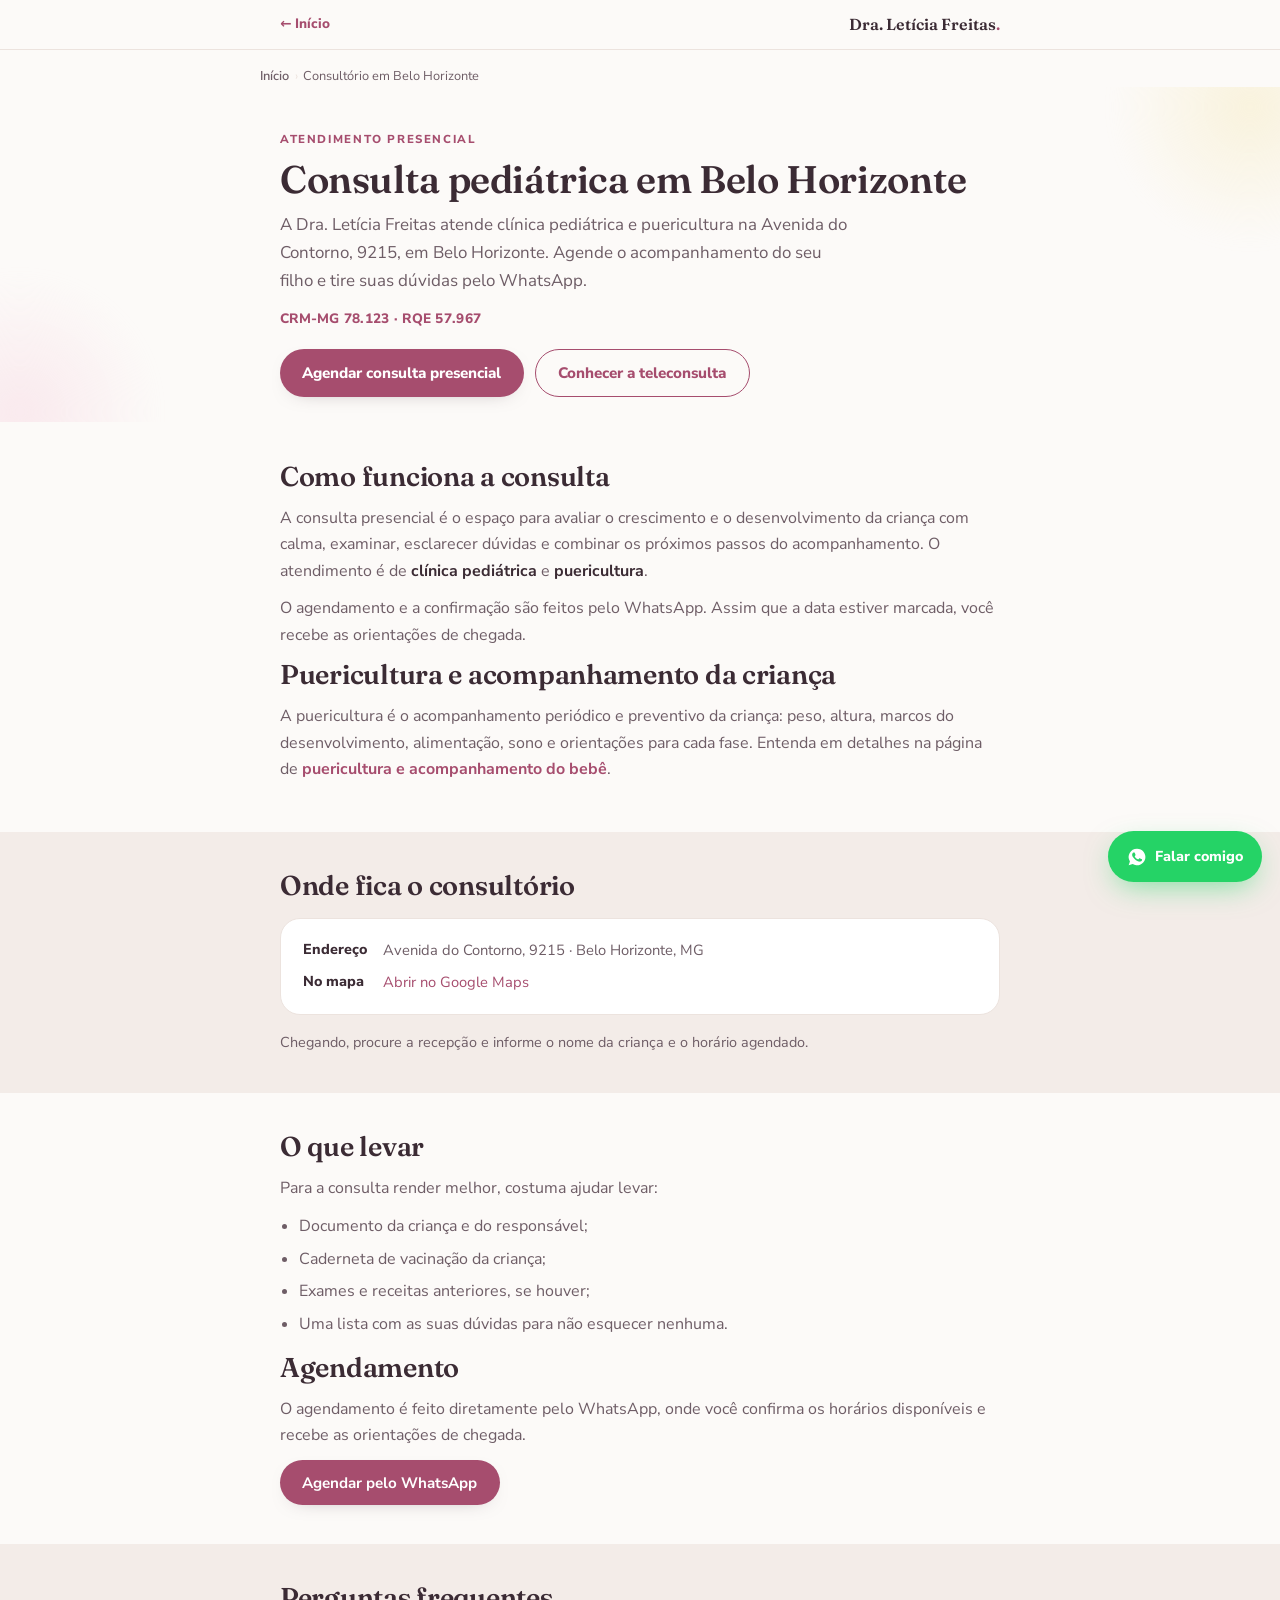
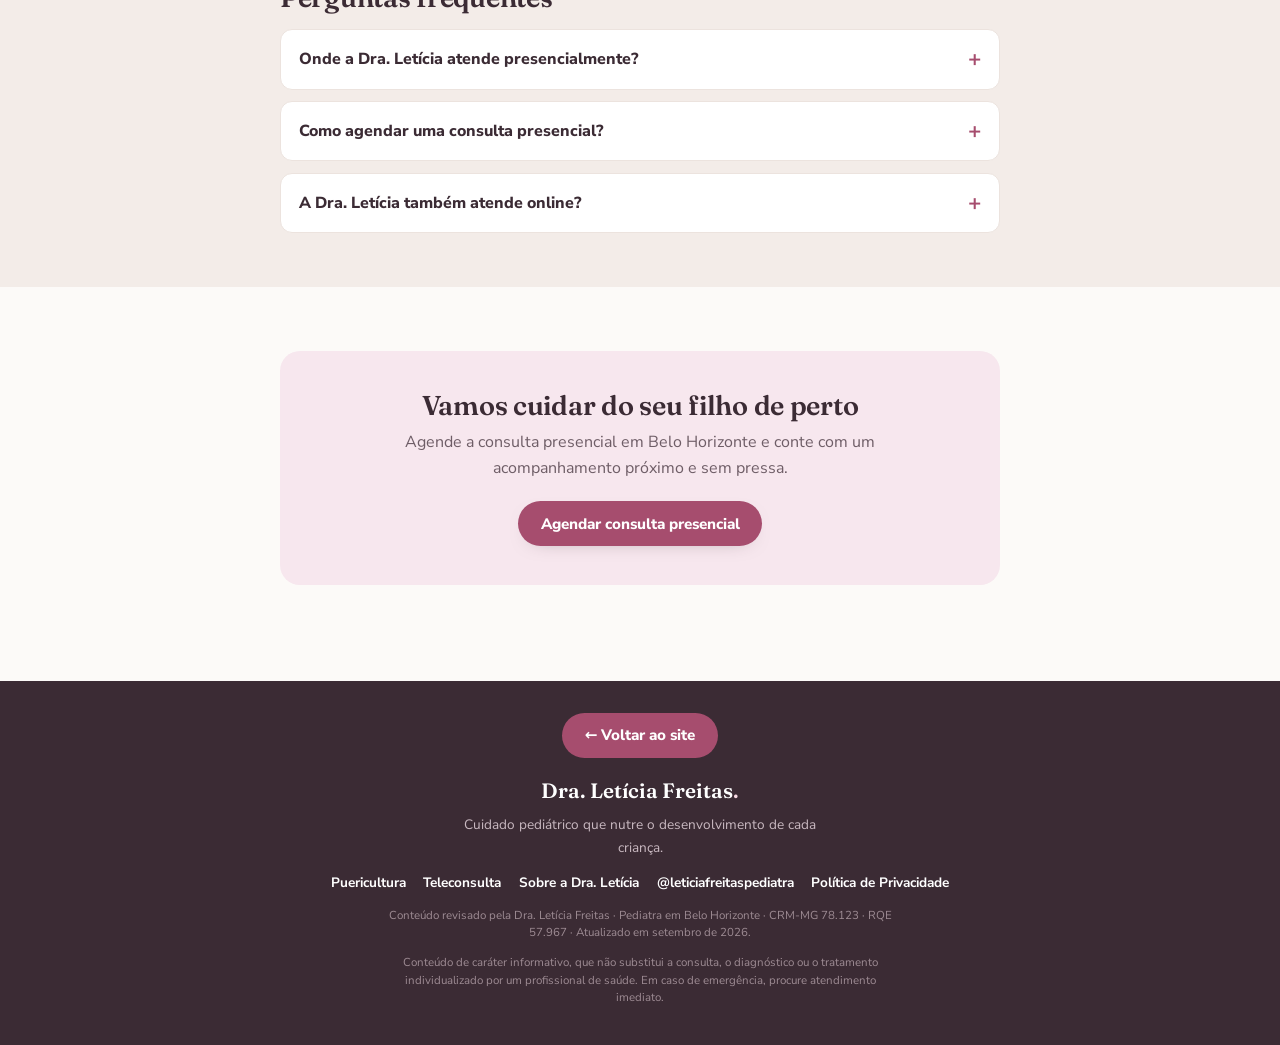
<file: consultorio-pediatrico-belo-horizonte/index.html>
<!DOCTYPE html>
<html lang="pt-BR">
<head>
<meta charset="UTF-8">
<meta name="viewport" content="width=device-width, initial-scale=1.0">
<title>Consulta Pediátrica em Belo Horizonte · Dra. Letícia Freitas</title>
<meta name="description" content="Clínica pediátrica e puericultura com a Dra. Letícia Freitas em Belo Horizonte, na Avenida do Contorno, 9215. Veja como funciona a consulta e agende.">
<meta name="author" content="Dra. Letícia Freitas">
<meta name="robots" content="index, follow, max-image-preview:large, max-snippet:-1">
<meta name="geo.region" content="BR-MG">
<meta name="geo.placename" content="Belo Horizonte">
<meta name="theme-color" content="#A64D6E">
<link rel="canonical" href="https://www.draleticiafreitas.com.br/consultorio-pediatrico-belo-horizonte/">
<link rel="icon" type="image/svg+xml" href="/favicon.svg">

<meta http-equiv="Content-Security-Policy" content="default-src 'self'; base-uri 'self'; object-src 'none'; img-src 'self' data:; style-src 'self' 'unsafe-inline'; font-src 'self'; script-src 'self'; connect-src 'self'; form-action 'self'">
<meta name="referrer" content="strict-origin-when-cross-origin">

<meta property="og:type" content="website">
<meta property="og:locale" content="pt_BR">
<meta property="og:site_name" content="Dra. Letícia Freitas · Pediatra">
<meta property="og:title" content="Consulta pediátrica em Belo Horizonte · Dra. Letícia Freitas">
<meta property="og:description" content="Clínica pediátrica e puericultura na Avenida do Contorno, 9215, em Belo Horizonte. Veja como funciona a consulta e agende.">
<meta property="og:url" content="https://www.draleticiafreitas.com.br/consultorio-pediatrico-belo-horizonte/">
<meta property="og:image" content="https://www.draleticiafreitas.com.br/og-image.png">

<link rel="stylesheet" href="/fonts.css">
<link rel="stylesheet" href="/paginas.css">

<script type="application/ld+json">
{
 "@context":"https://schema.org",
 "@graph":[
  {
   "@type":["MedicalWebPage"],
   "@id":"https://www.draleticiafreitas.com.br/consultorio-pediatrico-belo-horizonte/#page",
   "url":"https://www.draleticiafreitas.com.br/consultorio-pediatrico-belo-horizonte/",
   "name":"Consulta pediátrica em Belo Horizonte",
   "inLanguage":"pt-BR",
   "isPartOf":{"@type":"WebSite","name":"Dra. Letícia Freitas · Pediatra em Belo Horizonte","url":"https://www.draleticiafreitas.com.br/"},
   "about":{"@id":"https://www.draleticiafreitas.com.br/#pediatra"},
   "lastReviewed":"2026-09-16",
   "reviewedBy":{"@type":"Person","name":"Dra. Letícia Freitas","identifier":[{"@type":"PropertyValue","propertyID":"CRM-MG","value":"78123"},{"@type":"PropertyValue","propertyID":"RQE","value":"57967"}]}
  },
  {
   "@type":["Physician","MedicalBusiness"],
   "@id":"https://www.draleticiafreitas.com.br/#pediatra",
   "name":"Dra. Letícia Freitas · Pediatra",
   "medicalSpecialty":"https://schema.org/Pediatric",
   "url":"https://www.draleticiafreitas.com.br/",
   "image":"https://www.draleticiafreitas.com.br/leticia.jpg",
   "address":{"@type":"PostalAddress","streetAddress":"Avenida do Contorno, 9215","addressLocality":"Belo Horizonte","addressRegion":"MG","addressCountry":"BR"},
   "areaServed":[{"@type":"City","name":"Belo Horizonte"},{"@type":"AdministrativeArea","name":"Minas Gerais"}],
   "sameAs":["https://www.instagram.com/leticiafreitaspediatra/","https://maps.app.goo.gl/YKoZpbCPd6NuQTxb8"],
   "identifier":[{"@type":"PropertyValue","propertyID":"CRM-MG","value":"78123"},{"@type":"PropertyValue","propertyID":"RQE","value":"57967"}]
  },
  {
   "@type":"Service",
   "@id":"https://www.draleticiafreitas.com.br/consultorio-pediatrico-belo-horizonte/#servico",
   "name":"Consulta pediátrica presencial em Belo Horizonte",
   "serviceType":"Consulta pediátrica e puericultura",
   "url":"https://www.draleticiafreitas.com.br/consultorio-pediatrico-belo-horizonte/",
   "provider":{"@id":"https://www.draleticiafreitas.com.br/#pediatra"},
   "areaServed":{"@type":"City","name":"Belo Horizonte"}
  },
  {
   "@type":"BreadcrumbList",
   "itemListElement":[
     {"@type":"ListItem","position":1,"name":"Início","item":"https://www.draleticiafreitas.com.br/"},
     {"@type":"ListItem","position":2,"name":"Consultório em Belo Horizonte","item":"https://www.draleticiafreitas.com.br/consultorio-pediatrico-belo-horizonte/"}
   ]
  }
 ]
}
</script>
</head>
<body>
<a class="skip" href="#conteudo">Pular para o conteúdo</a>

<header class="topbar">
  <div class="topbar__inner">
    <a class="back" href="/">← Início</a>
    <a class="wordmark" href="/">Dra. Letícia Freitas<span>.</span></a>
  </div>
</header>

<nav class="wrap breadcrumb" aria-label="Trilha de navegação">
  <a href="/">Início</a><span>›</span>Consultório em Belo Horizonte
</nav>

<main id="conteudo">
  <section class="hero">
    <div class="hero__blob b1"></div>
    <div class="hero__blob b2"></div>
    <div class="wrap">
      <span class="eyebrow">Atendimento presencial</span>
      <h1>Consulta pediátrica em Belo Horizonte</h1>
      <p class="lead">A Dra. Letícia Freitas atende clínica pediátrica e puericultura na Avenida do Contorno, 9215, em Belo Horizonte. Agende o acompanhamento do seu filho e tire suas dúvidas pelo WhatsApp.</p>
      <p class="ident">CRM-MG 78.123 · RQE 57.967</p>
      <div class="cta-row">
        <a class="btn btn-primary" href="https://wa.me/5531999188888?text=Ol%C3%A1!%20Gostaria%20de%20agendar%20uma%20consulta%20pedi%C3%A1trica%20presencial%20em%20BH" target="_blank" rel="noopener">Agendar consulta presencial</a>
        <a class="btn btn-ghost" href="/teleconsulta-pediatrica/">Conhecer a teleconsulta</a>
      </div>
    </div>
  </section>

  <section class="section">
    <div class="wrap prose">
      <h2>Como funciona a consulta</h2>
      <p>A consulta presencial é o espaço para avaliar o crescimento e o desenvolvimento da criança com calma, examinar, esclarecer dúvidas e combinar os próximos passos do acompanhamento. O atendimento é de <b>clínica pediátrica</b> e <b>puericultura</b>.</p>
      <p>O agendamento e a confirmação são feitos pelo WhatsApp. Assim que a data estiver marcada, você recebe as orientações de chegada.</p>

      <h2>Puericultura e acompanhamento da criança</h2>
      <p>A puericultura é o acompanhamento periódico e preventivo da criança: peso, altura, marcos do desenvolvimento, alimentação, sono e orientações para cada fase. Entenda em detalhes na página de <a href="/puericultura/">puericultura e acompanhamento do bebê</a>.</p>
    </div>
  </section>

  <section class="section section--tint">
    <div class="wrap">
      <h2>Onde fica o consultório</h2>
      <div class="info">
        <dl>
          <dt>Endereço</dt><dd>Avenida do Contorno, 9215 · Belo Horizonte, MG</dd>
          <dt>No mapa</dt><dd><a href="https://maps.app.goo.gl/YKoZpbCPd6NuQTxb8" target="_blank" rel="noopener">Abrir no Google Maps</a></dd>
        </dl>
      </div>
      <p class="prose" style="color:var(--ink-soft);font-size:.9rem">Chegando, procure a recepção e informe o nome da criança e o horário agendado.</p>
    </div>
  </section>

  <section class="section">
    <div class="wrap prose">
      <h2>O que levar</h2>
      <p>Para a consulta render melhor, costuma ajudar levar:</p>
      <ul>
        <li>Documento da criança e do responsável;</li>
        <li>Caderneta de vacinação da criança;</li>
        <li>Exames e receitas anteriores, se houver;</li>
        <li>Uma lista com as suas dúvidas para não esquecer nenhuma.</li>
      </ul>

      <h2>Agendamento</h2>
      <p>O agendamento é feito diretamente pelo WhatsApp, onde você confirma os horários disponíveis e recebe as orientações de chegada.</p>
      <div class="cta-row">
        <a class="btn btn-primary" href="https://wa.me/5531999188888?text=Ol%C3%A1!%20Gostaria%20de%20agendar%20uma%20consulta%20pedi%C3%A1trica%20presencial%20em%20BH" target="_blank" rel="noopener">Agendar pelo WhatsApp</a>
      </div>
    </div>
  </section>

  <section class="section section--tint">
    <div class="wrap">
      <h2>Perguntas frequentes</h2>
      <div class="faq">
        <details>
          <summary>Onde a Dra. Letícia atende presencialmente?</summary>
          <div class="faq__a">Na Avenida do Contorno, 9215, em Belo Horizonte (MG). Você pode abrir o endereço diretamente no <a href="https://maps.app.goo.gl/YKoZpbCPd6NuQTxb8" target="_blank" rel="noopener">Google Maps</a>.</div>
        </details>
        <details>
          <summary>Como agendar uma consulta presencial?</summary>
          <div class="faq__a">O agendamento é feito pelo WhatsApp: você fala com a Dra. Letícia, escolhem juntas o melhor horário e recebe a confirmação com as orientações de chegada.</div>
        </details>
        <details>
          <summary>A Dra. Letícia também atende online?</summary>
          <div class="faq__a">Sim. Além do presencial em Belo Horizonte, há atendimento por <a href="/teleconsulta-pediatrica/">teleconsulta</a> para famílias de todo o Brasil.</div>
        </details>
      </div>
    </div>
  </section>

  <section class="section">
    <div class="wrap">
      <div class="cta-final">
        <h2>Vamos cuidar do seu filho de perto</h2>
        <p>Agende a consulta presencial em Belo Horizonte e conte com um acompanhamento próximo e sem pressa.</p>
        <a class="btn btn-primary" href="https://wa.me/5531999188888?text=Ol%C3%A1!%20Gostaria%20de%20agendar%20uma%20consulta%20pedi%C3%A1trica%20presencial%20em%20BH" target="_blank" rel="noopener">Agendar consulta presencial</a>
      </div>
    </div>
  </section>
</main>

<footer class="foot">
  <a class="btn" href="/">← Voltar ao site</a>
  <div class="foot-brand">Dra. Letícia Freitas<span class="dot">.</span></div>
  <p class="foot-tag">Cuidado pediátrico que nutre o desenvolvimento de cada criança.</p>
  <div class="foot-links">
    <a href="/puericultura/">Puericultura</a>
    <a href="/teleconsulta-pediatrica/">Teleconsulta</a>
    <a href="/sobre-dra-leticia-freitas/">Sobre a Dra. Letícia</a>
    <a href="https://www.instagram.com/leticiafreitaspediatra/" target="_blank" rel="noopener">@leticiafreitaspediatra</a>
    <a href="/privacidade.html">Política de Privacidade</a>
  </div>
  <p class="aviso">Conteúdo revisado pela Dra. Letícia Freitas · Pediatra em Belo Horizonte · CRM-MG 78.123 · RQE 57.967 · Atualizado em setembro de 2026.</p>
  <p class="aviso">Conteúdo de caráter informativo, que não substitui a consulta, o diagnóstico ou o tratamento individualizado por um profissional de saúde. Em caso de emergência, procure atendimento imediato.</p>
</footer>

<a class="wa-float" href="https://wa.me/5531999188888?text=Ol%C3%A1!%20Vim%20pela%20p%C3%A1gina%20do%20consult%C3%B3rio" target="_blank" rel="noopener" aria-label="Falar no WhatsApp">
  <svg viewBox="0 0 24 24" fill="currentColor"><path d="M12 2a10 10 0 00-8.5 15.3L2 22l4.8-1.5A10 10 0 1012 2zm5.8 14.2c-.24.68-1.4 1.3-1.94 1.34-.5.04-1.13.06-1.83-.11a8.4 8.4 0 01-1.66-.62c-2.92-1.26-4.83-4.2-4.98-4.4-.15-.2-1.2-1.6-1.2-3.05s.76-2.16 1.03-2.46c.27-.3.59-.37.79-.37h.57c.18 0 .43-.07.67.51.24.6.83 2.05.9 2.2.07.15.12.32.02.52-.1.2-.15.32-.3.5l-.44.51c-.15.15-.3.31-.13.6.17.3.75 1.23 1.6 2 1.1.98 2.03 1.28 2.32 1.43.3.15.47.12.64-.07.17-.2.73-.86.93-1.15.2-.3.4-.25.67-.15.27.1 1.72.81 2 .96.3.15.5.22.56.35.07.12.07.72-.17 1.4z"/></svg>
  Falar comigo
</a>
</body>
</html>
</file>
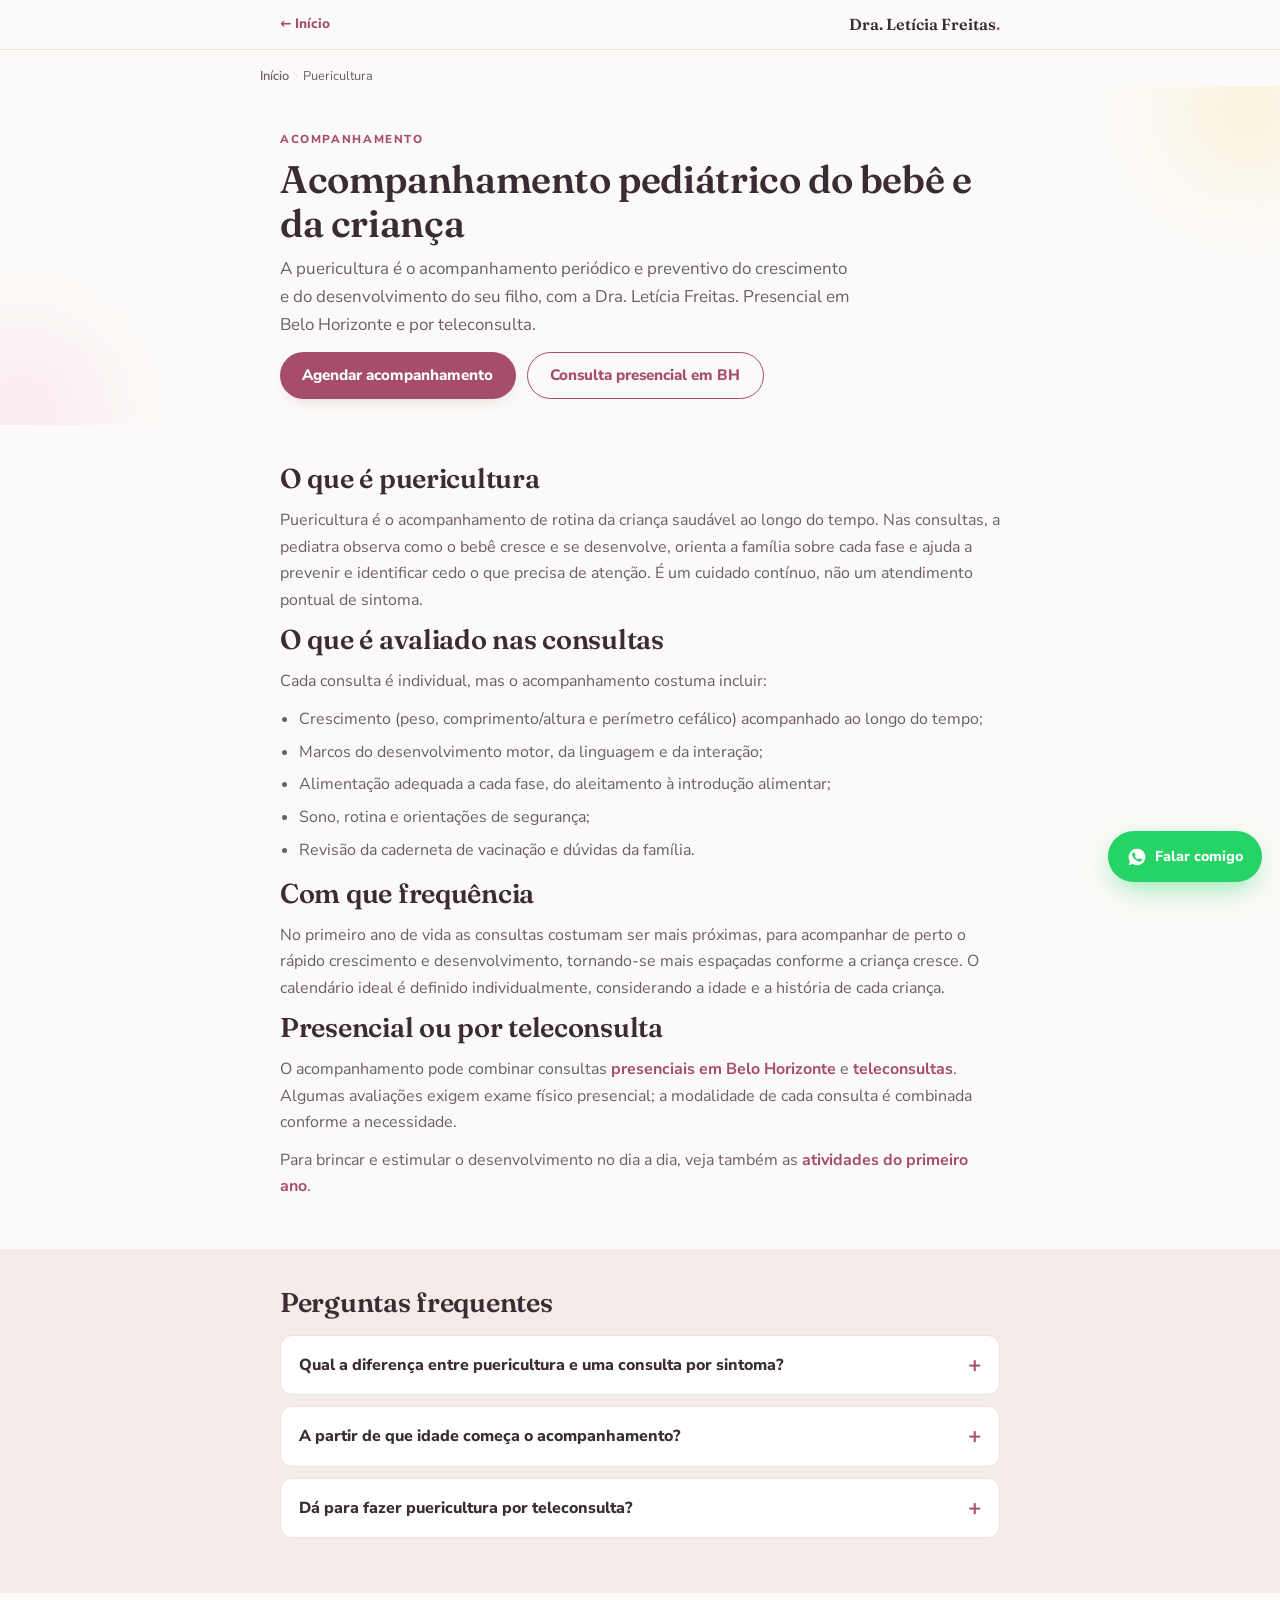
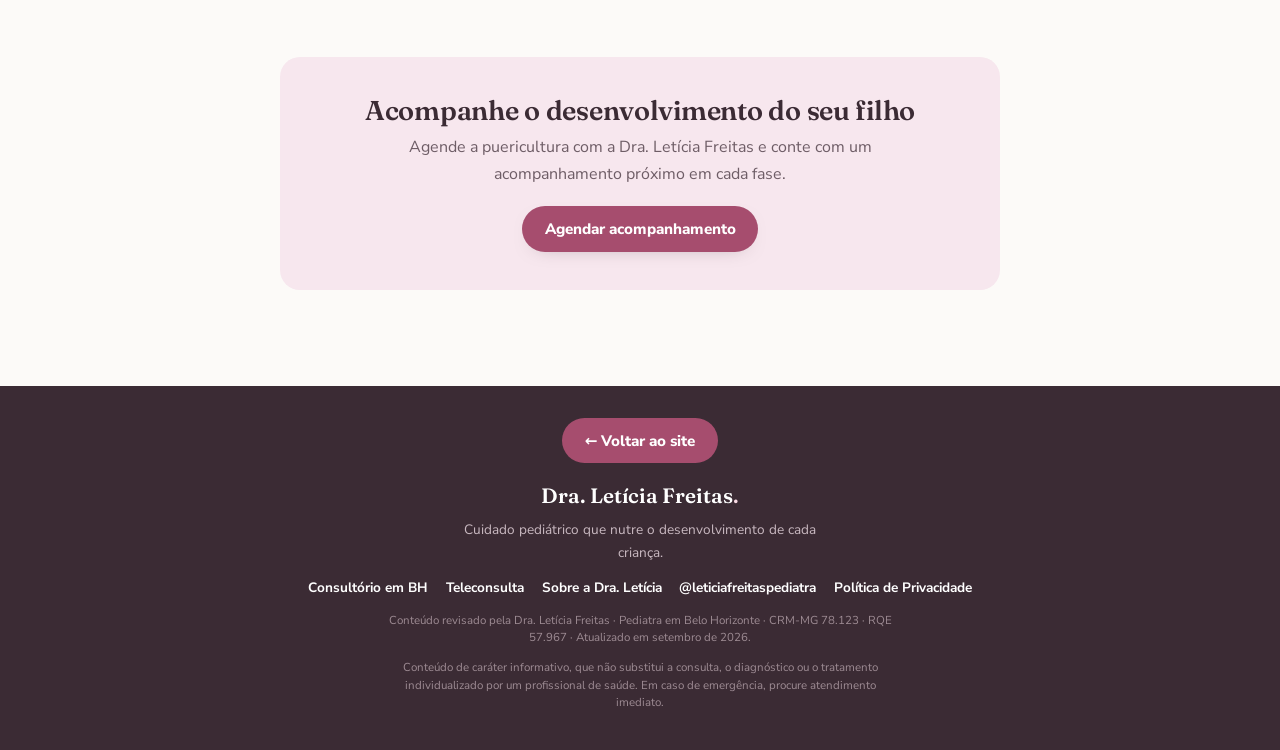
<file: puericultura/index.html>
<!DOCTYPE html>
<html lang="pt-BR">
<head>
<meta charset="UTF-8">
<meta name="viewport" content="width=device-width, initial-scale=1.0">
<title>Puericultura e Acompanhamento do Bebê · Dra. Letícia Freitas</title>
<meta name="description" content="O que é puericultura e como funciona o acompanhamento pediátrico do bebê e da criança com a Dra. Letícia Freitas, presencial em BH e por teleconsulta.">
<meta name="author" content="Dra. Letícia Freitas">
<meta name="robots" content="index, follow, max-image-preview:large, max-snippet:-1">
<meta name="geo.region" content="BR-MG">
<meta name="geo.placename" content="Belo Horizonte">
<meta name="theme-color" content="#A64D6E">
<link rel="canonical" href="https://www.draleticiafreitas.com.br/puericultura/">
<link rel="icon" type="image/svg+xml" href="/favicon.svg">

<meta http-equiv="Content-Security-Policy" content="default-src 'self'; base-uri 'self'; object-src 'none'; img-src 'self' data:; style-src 'self' 'unsafe-inline'; font-src 'self'; script-src 'self'; connect-src 'self'; form-action 'self'">
<meta name="referrer" content="strict-origin-when-cross-origin">

<meta property="og:type" content="website">
<meta property="og:locale" content="pt_BR">
<meta property="og:site_name" content="Dra. Letícia Freitas · Pediatra">
<meta property="og:title" content="Puericultura e acompanhamento do bebê · Dra. Letícia Freitas">
<meta property="og:description" content="O que é puericultura e como funciona o acompanhamento pediátrico do bebê e da criança, presencial em BH e por teleconsulta.">
<meta property="og:url" content="https://www.draleticiafreitas.com.br/puericultura/">
<meta property="og:image" content="https://www.draleticiafreitas.com.br/og-image.png">

<link rel="stylesheet" href="/fonts.css">
<link rel="stylesheet" href="/paginas.css">

<script type="application/ld+json">
{
 "@context":"https://schema.org",
 "@graph":[
  {
   "@type":"MedicalWebPage",
   "@id":"https://www.draleticiafreitas.com.br/puericultura/#page",
   "url":"https://www.draleticiafreitas.com.br/puericultura/",
   "name":"Puericultura e acompanhamento do bebê",
   "inLanguage":"pt-BR",
   "isPartOf":{"@type":"WebSite","name":"Dra. Letícia Freitas · Pediatra em Belo Horizonte","url":"https://www.draleticiafreitas.com.br/"},
   "about":{"@id":"https://www.draleticiafreitas.com.br/#pediatra"},
   "lastReviewed":"2026-09-16",
   "reviewedBy":{"@type":"Person","name":"Dra. Letícia Freitas","identifier":[{"@type":"PropertyValue","propertyID":"CRM-MG","value":"78123"},{"@type":"PropertyValue","propertyID":"RQE","value":"57967"}]}
  },
  {
   "@type":"Service",
   "@id":"https://www.draleticiafreitas.com.br/puericultura/#servico",
   "name":"Puericultura e acompanhamento do desenvolvimento infantil",
   "serviceType":"Puericultura",
   "url":"https://www.draleticiafreitas.com.br/puericultura/",
   "provider":{"@id":"https://www.draleticiafreitas.com.br/#pediatra"}
  },
  {
   "@type":"BreadcrumbList",
   "itemListElement":[
     {"@type":"ListItem","position":1,"name":"Início","item":"https://www.draleticiafreitas.com.br/"},
     {"@type":"ListItem","position":2,"name":"Puericultura","item":"https://www.draleticiafreitas.com.br/puericultura/"}
   ]
  }
 ]
}
</script>
</head>
<body>
<a class="skip" href="#conteudo">Pular para o conteúdo</a>

<header class="topbar">
  <div class="topbar__inner">
    <a class="back" href="/">← Início</a>
    <a class="wordmark" href="/">Dra. Letícia Freitas<span>.</span></a>
  </div>
</header>

<nav class="wrap breadcrumb" aria-label="Trilha de navegação">
  <a href="/">Início</a><span>›</span>Puericultura
</nav>

<main id="conteudo">
  <section class="hero">
    <div class="hero__blob b1"></div>
    <div class="hero__blob b2"></div>
    <div class="wrap">
      <span class="eyebrow">Acompanhamento</span>
      <h1>Acompanhamento pediátrico do bebê e da criança</h1>
      <p class="lead">A puericultura é o acompanhamento periódico e preventivo do crescimento e do desenvolvimento do seu filho, com a Dra. Letícia Freitas. Presencial em Belo Horizonte e por teleconsulta.</p>
      <div class="cta-row">
        <a class="btn btn-primary" href="https://wa.me/5531999188888?text=Ol%C3%A1!%20Gostaria%20de%20agendar%20o%20acompanhamento%20de%20puericultura" target="_blank" rel="noopener">Agendar acompanhamento</a>
        <a class="btn btn-ghost" href="/consultorio-pediatrico-belo-horizonte/">Consulta presencial em BH</a>
      </div>
    </div>
  </section>

  <section class="section">
    <div class="wrap prose">
      <h2>O que é puericultura</h2>
      <p>Puericultura é o acompanhamento de rotina da criança saudável ao longo do tempo. Nas consultas, a pediatra observa como o bebê cresce e se desenvolve, orienta a família sobre cada fase e ajuda a prevenir e identificar cedo o que precisa de atenção. É um cuidado contínuo, não um atendimento pontual de sintoma.</p>

      <h2>O que é avaliado nas consultas</h2>
      <p>Cada consulta é individual, mas o acompanhamento costuma incluir:</p>
      <ul>
        <li>Crescimento (peso, comprimento/altura e perímetro cefálico) acompanhado ao longo do tempo;</li>
        <li>Marcos do desenvolvimento motor, da linguagem e da interação;</li>
        <li>Alimentação adequada a cada fase, do aleitamento à introdução alimentar;</li>
        <li>Sono, rotina e orientações de segurança;</li>
        <li>Revisão da caderneta de vacinação e dúvidas da família.</li>
      </ul>

      <h2>Com que frequência</h2>
      <p>No primeiro ano de vida as consultas costumam ser mais próximas, para acompanhar de perto o rápido crescimento e desenvolvimento, tornando-se mais espaçadas conforme a criança cresce. O calendário ideal é definido individualmente, considerando a idade e a história de cada criança.</p>

      <h2>Presencial ou por teleconsulta</h2>
      <p>O acompanhamento pode combinar consultas <a href="/consultorio-pediatrico-belo-horizonte/">presenciais em Belo Horizonte</a> e <a href="/teleconsulta-pediatrica/">teleconsultas</a>. Algumas avaliações exigem exame físico presencial; a modalidade de cada consulta é combinada conforme a necessidade.</p>
      <p>Para brincar e estimular o desenvolvimento no dia a dia, veja também as <a href="/vinkli-primeiro-ano.html">atividades do primeiro ano</a>.</p>
    </div>
  </section>

  <section class="section section--tint">
    <div class="wrap">
      <h2>Perguntas frequentes</h2>
      <div class="faq">
        <details>
          <summary>Qual a diferença entre puericultura e uma consulta por sintoma?</summary>
          <div class="faq__a">A puericultura é o acompanhamento preventivo e contínuo da criança saudável. A consulta por sintoma acontece quando algo específico aparece. As duas se complementam ao longo do cuidado.</div>
        </details>
        <details>
          <summary>A partir de que idade começa o acompanhamento?</summary>
          <div class="faq__a">O acompanhamento pode começar nas primeiras semanas de vida e seguir pela infância. A frequência das consultas é definida individualmente.</div>
        </details>
        <details>
          <summary>Dá para fazer puericultura por teleconsulta?</summary>
          <div class="faq__a">Parte do acompanhamento e das orientações pode ser feita por <a href="/teleconsulta-pediatrica/">teleconsulta</a>. Situações que exigem exame físico são conduzidas presencialmente.</div>
        </details>
      </div>
    </div>
  </section>

  <section class="section">
    <div class="wrap">
      <div class="cta-final">
        <h2>Acompanhe o desenvolvimento do seu filho</h2>
        <p>Agende a puericultura com a Dra. Letícia Freitas e conte com um acompanhamento próximo em cada fase.</p>
        <a class="btn btn-primary" href="https://wa.me/5531999188888?text=Ol%C3%A1!%20Gostaria%20de%20agendar%20o%20acompanhamento%20de%20puericultura" target="_blank" rel="noopener">Agendar acompanhamento</a>
      </div>
    </div>
  </section>
</main>

<footer class="foot">
  <a class="btn" href="/">← Voltar ao site</a>
  <div class="foot-brand">Dra. Letícia Freitas<span class="dot">.</span></div>
  <p class="foot-tag">Cuidado pediátrico que nutre o desenvolvimento de cada criança.</p>
  <div class="foot-links">
    <a href="/consultorio-pediatrico-belo-horizonte/">Consultório em BH</a>
    <a href="/teleconsulta-pediatrica/">Teleconsulta</a>
    <a href="/sobre-dra-leticia-freitas/">Sobre a Dra. Letícia</a>
    <a href="https://www.instagram.com/leticiafreitaspediatra/" target="_blank" rel="noopener">@leticiafreitaspediatra</a>
    <a href="/privacidade.html">Política de Privacidade</a>
  </div>
  <p class="aviso">Conteúdo revisado pela Dra. Letícia Freitas · Pediatra em Belo Horizonte · CRM-MG 78.123 · RQE 57.967 · Atualizado em setembro de 2026.</p>
  <p class="aviso">Conteúdo de caráter informativo, que não substitui a consulta, o diagnóstico ou o tratamento individualizado por um profissional de saúde. Em caso de emergência, procure atendimento imediato.</p>
</footer>

<a class="wa-float" href="https://wa.me/5531999188888?text=Ol%C3%A1!%20Vim%20pela%20p%C3%A1gina%20de%20puericultura" target="_blank" rel="noopener" aria-label="Falar no WhatsApp">
  <svg viewBox="0 0 24 24" fill="currentColor"><path d="M12 2a10 10 0 00-8.5 15.3L2 22l4.8-1.5A10 10 0 1012 2zm5.8 14.2c-.24.68-1.4 1.3-1.94 1.34-.5.04-1.13.06-1.83-.11a8.4 8.4 0 01-1.66-.62c-2.92-1.26-4.83-4.2-4.98-4.4-.15-.2-1.2-1.6-1.2-3.05s.76-2.16 1.03-2.46c.27-.3.59-.37.79-.37h.57c.18 0 .43-.07.67.51.24.6.83 2.05.9 2.2.07.15.12.32.02.52-.1.2-.15.32-.3.5l-.44.51c-.15.15-.3.31-.13.6.17.3.75 1.23 1.6 2 1.1.98 2.03 1.28 2.32 1.43.3.15.47.12.64-.07.17-.2.73-.86.93-1.15.2-.3.4-.25.67-.15.27.1 1.72.81 2 .96.3.15.5.22.56.35.07.12.07.72-.17 1.4z"/></svg>
  Falar comigo
</a>
</body>
</html>
</file>
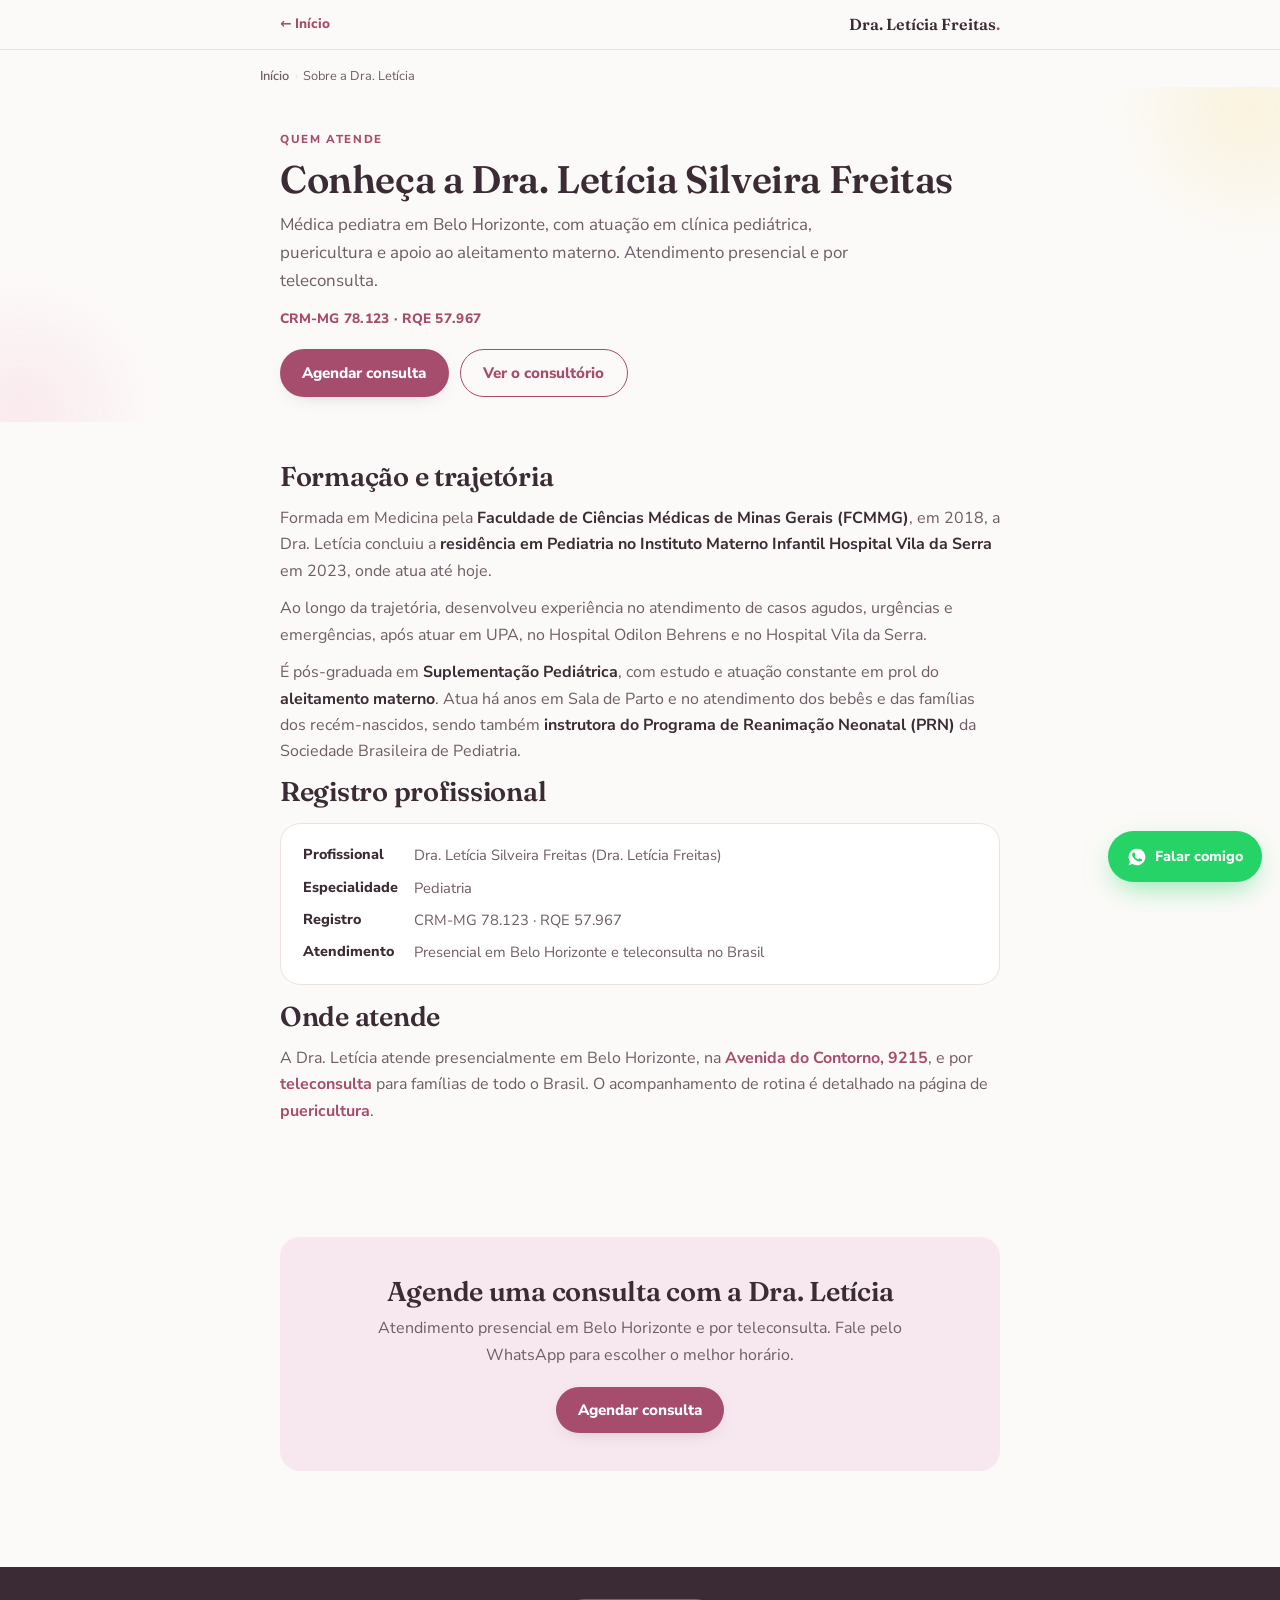
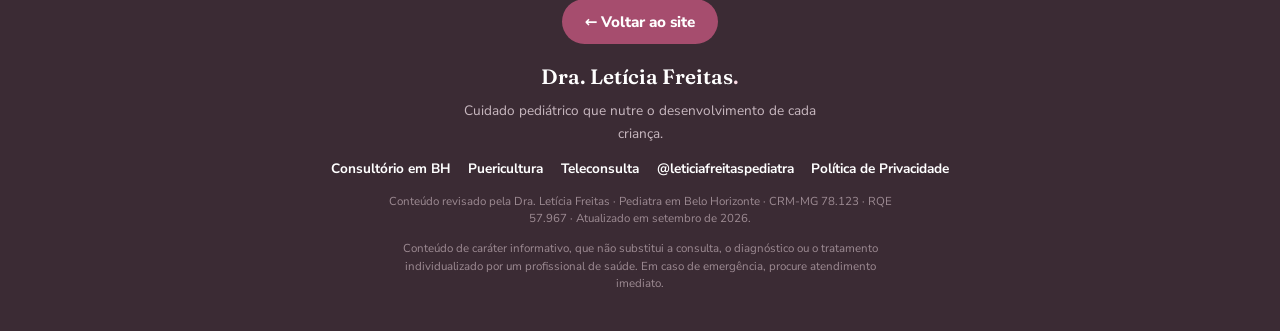
<file: sobre-dra-leticia-freitas/index.html>
<!DOCTYPE html>
<html lang="pt-BR">
<head>
<meta charset="UTF-8">
<meta name="viewport" content="width=device-width, initial-scale=1.0">
<title>Dra. Letícia Silveira Freitas · Formação e Pediatria</title>
<meta name="description" content="Conheça a formação e a trajetória da Dra. Letícia Silveira Freitas, pediatra em Belo Horizonte (CRM-MG 78.123 · RQE 57.967). Atendimento presencial e teleconsulta.">
<meta name="author" content="Dra. Letícia Freitas">
<meta name="robots" content="index, follow, max-image-preview:large, max-snippet:-1">
<meta name="geo.region" content="BR-MG">
<meta name="geo.placename" content="Belo Horizonte">
<meta name="theme-color" content="#A64D6E">
<link rel="canonical" href="https://www.draleticiafreitas.com.br/sobre-dra-leticia-freitas/">
<link rel="icon" type="image/svg+xml" href="/favicon.svg">

<meta http-equiv="Content-Security-Policy" content="default-src 'self'; base-uri 'self'; object-src 'none'; img-src 'self' data:; style-src 'self' 'unsafe-inline'; font-src 'self'; script-src 'self'; connect-src 'self'; form-action 'self'">
<meta name="referrer" content="strict-origin-when-cross-origin">

<meta property="og:type" content="profile">
<meta property="og:locale" content="pt_BR">
<meta property="og:site_name" content="Dra. Letícia Freitas · Pediatra">
<meta property="og:title" content="Dra. Letícia Silveira Freitas · Pediatra em Belo Horizonte">
<meta property="og:description" content="Formação e trajetória da Dra. Letícia Silveira Freitas, pediatra em Belo Horizonte. Atendimento presencial e teleconsulta.">
<meta property="og:url" content="https://www.draleticiafreitas.com.br/sobre-dra-leticia-freitas/">
<meta property="og:image" content="https://www.draleticiafreitas.com.br/og-image.png">

<link rel="stylesheet" href="/fonts.css">
<link rel="stylesheet" href="/paginas.css">

<script type="application/ld+json">
{
 "@context":"https://schema.org",
 "@graph":[
  {
   "@type":"ProfilePage",
   "@id":"https://www.draleticiafreitas.com.br/sobre-dra-leticia-freitas/#page",
   "url":"https://www.draleticiafreitas.com.br/sobre-dra-leticia-freitas/",
   "name":"Sobre a Dra. Letícia Silveira Freitas",
   "inLanguage":"pt-BR",
   "isPartOf":{"@type":"WebSite","name":"Dra. Letícia Freitas · Pediatra em Belo Horizonte","url":"https://www.draleticiafreitas.com.br/"},
   "mainEntity":{"@id":"https://www.draleticiafreitas.com.br/#leticia"}
  },
  {
   "@type":"Person",
   "@id":"https://www.draleticiafreitas.com.br/#leticia",
   "name":"Dra. Letícia Freitas",
   "alternateName":"Dra. Letícia Silveira Freitas",
   "jobTitle":"Médica Pediatra",
   "description":"Médica pediatra em Belo Horizonte, com atuação em clínica pediátrica, puericultura e apoio ao aleitamento materno.",
   "image":"https://www.draleticiafreitas.com.br/leticia.jpg",
   "url":"https://www.draleticiafreitas.com.br/sobre-dra-leticia-freitas/",
   "worksFor":{"@id":"https://www.draleticiafreitas.com.br/#pediatra"},
   "alumniOf":[
     {"@type":"CollegeOrUniversity","name":"Faculdade de Ciências Médicas de Minas Gerais (FCMMG)"},
     {"@type":"MedicalOrganization","name":"Instituto Materno Infantil Hospital Vila da Serra"}
   ],
   "memberOf":[
     {"@type":"MedicalOrganization","name":"Sociedade Brasileira de Pediatria (SBP)"},
     {"@type":"MedicalOrganization","name":"Sociedade Mineira de Pediatria (SMP-MG)"}
   ],
   "identifier":[
     {"@type":"PropertyValue","propertyID":"CRM-MG","value":"78123"},
     {"@type":"PropertyValue","propertyID":"RQE","value":"57967"}
   ],
   "hasCredential":[
     {"@type":"EducationalOccupationalCredential","credentialCategory":"Graduação","name":"Medicina na Faculdade de Ciências Médicas de Minas Gerais (FCMMG), 2018"},
     {"@type":"EducationalOccupationalCredential","credentialCategory":"Residência médica","name":"Residência em Pediatria no Instituto Materno Infantil Hospital Vila da Serra, 2023"},
     {"@type":"EducationalOccupationalCredential","credentialCategory":"Pós-graduação","name":"Pós-graduação em Suplementação Pediátrica"},
     {"@type":"EducationalOccupationalCredential","credentialCategory":"Certificação","name":"Instrutora do Programa de Reanimação Neonatal (PRN) da SBP"}
   ],
   "knowsAbout":["Pediatria","Puericultura","Aleitamento materno","Desenvolvimento infantil","Reanimação neonatal"],
   "sameAs":["https://www.instagram.com/leticiafreitaspediatra/","https://maps.app.goo.gl/YKoZpbCPd6NuQTxb8"]
  },
  {
   "@type":["Physician","MedicalBusiness"],
   "@id":"https://www.draleticiafreitas.com.br/#pediatra",
   "name":"Dra. Letícia Freitas · Pediatra",
   "medicalSpecialty":"https://schema.org/Pediatric",
   "url":"https://www.draleticiafreitas.com.br/",
   "employee":{"@id":"https://www.draleticiafreitas.com.br/#leticia"}
  },
  {
   "@type":"BreadcrumbList",
   "itemListElement":[
     {"@type":"ListItem","position":1,"name":"Início","item":"https://www.draleticiafreitas.com.br/"},
     {"@type":"ListItem","position":2,"name":"Sobre a Dra. Letícia","item":"https://www.draleticiafreitas.com.br/sobre-dra-leticia-freitas/"}
   ]
  }
 ]
}
</script>
</head>
<body>
<a class="skip" href="#conteudo">Pular para o conteúdo</a>

<header class="topbar">
  <div class="topbar__inner">
    <a class="back" href="/">← Início</a>
    <a class="wordmark" href="/">Dra. Letícia Freitas<span>.</span></a>
  </div>
</header>

<nav class="wrap breadcrumb" aria-label="Trilha de navegação">
  <a href="/">Início</a><span>›</span>Sobre a Dra. Letícia
</nav>

<main id="conteudo">
  <section class="hero">
    <div class="hero__blob b1"></div>
    <div class="hero__blob b2"></div>
    <div class="wrap">
      <span class="eyebrow">Quem atende</span>
      <h1>Conheça a Dra. Letícia Silveira Freitas</h1>
      <p class="lead">Médica pediatra em Belo Horizonte, com atuação em clínica pediátrica, puericultura e apoio ao aleitamento materno. Atendimento presencial e por teleconsulta.</p>
      <p class="ident">CRM-MG 78.123 · RQE 57.967</p>
      <div class="cta-row">
        <a class="btn btn-primary" href="https://wa.me/5531999188888?text=Ol%C3%A1!%20Gostaria%20de%20agendar%20uma%20consulta%20com%20a%20Dra.%20Let%C3%ADcia" target="_blank" rel="noopener">Agendar consulta</a>
        <a class="btn btn-ghost" href="/consultorio-pediatrico-belo-horizonte/">Ver o consultório</a>
      </div>
    </div>
  </section>

  <section class="section">
    <div class="wrap prose">
      <h2>Formação e trajetória</h2>
      <p>Formada em Medicina pela <b>Faculdade de Ciências Médicas de Minas Gerais (FCMMG)</b>, em 2018, a Dra. Letícia concluiu a <b>residência em Pediatria no Instituto Materno Infantil Hospital Vila da Serra</b> em 2023, onde atua até hoje.</p>
      <p>Ao longo da trajetória, desenvolveu experiência no atendimento de casos agudos, urgências e emergências, após atuar em UPA, no Hospital Odilon Behrens e no Hospital Vila da Serra.</p>
      <p>É pós-graduada em <b>Suplementação Pediátrica</b>, com estudo e atuação constante em prol do <b>aleitamento materno</b>. Atua há anos em Sala de Parto e no atendimento dos bebês e das famílias dos recém-nascidos, sendo também <b>instrutora do Programa de Reanimação Neonatal (PRN)</b> da Sociedade Brasileira de Pediatria.</p>

      <h2>Registro profissional</h2>
      <div class="info">
        <dl>
          <dt>Profissional</dt><dd>Dra. Letícia Silveira Freitas (Dra. Letícia Freitas)</dd>
          <dt>Especialidade</dt><dd>Pediatria</dd>
          <dt>Registro</dt><dd>CRM-MG 78.123 · RQE 57.967</dd>
          <dt>Atendimento</dt><dd>Presencial em Belo Horizonte e teleconsulta no Brasil</dd>
        </dl>
      </div>

      <h2>Onde atende</h2>
      <p>A Dra. Letícia atende presencialmente em Belo Horizonte, na <a href="/consultorio-pediatrico-belo-horizonte/">Avenida do Contorno, 9215</a>, e por <a href="/teleconsulta-pediatrica/">teleconsulta</a> para famílias de todo o Brasil. O acompanhamento de rotina é detalhado na página de <a href="/puericultura/">puericultura</a>.</p>
    </div>
  </section>

  <section class="section">
    <div class="wrap">
      <div class="cta-final">
        <h2>Agende uma consulta com a Dra. Letícia</h2>
        <p>Atendimento presencial em Belo Horizonte e por teleconsulta. Fale pelo WhatsApp para escolher o melhor horário.</p>
        <a class="btn btn-primary" href="https://wa.me/5531999188888?text=Ol%C3%A1!%20Gostaria%20de%20agendar%20uma%20consulta%20com%20a%20Dra.%20Let%C3%ADcia" target="_blank" rel="noopener">Agendar consulta</a>
      </div>
    </div>
  </section>
</main>

<footer class="foot">
  <a class="btn" href="/">← Voltar ao site</a>
  <div class="foot-brand">Dra. Letícia Freitas<span class="dot">.</span></div>
  <p class="foot-tag">Cuidado pediátrico que nutre o desenvolvimento de cada criança.</p>
  <div class="foot-links">
    <a href="/consultorio-pediatrico-belo-horizonte/">Consultório em BH</a>
    <a href="/puericultura/">Puericultura</a>
    <a href="/teleconsulta-pediatrica/">Teleconsulta</a>
    <a href="https://www.instagram.com/leticiafreitaspediatra/" target="_blank" rel="noopener">@leticiafreitaspediatra</a>
    <a href="/privacidade.html">Política de Privacidade</a>
  </div>
  <p class="aviso">Conteúdo revisado pela Dra. Letícia Freitas · Pediatra em Belo Horizonte · CRM-MG 78.123 · RQE 57.967 · Atualizado em setembro de 2026.</p>
  <p class="aviso">Conteúdo de caráter informativo, que não substitui a consulta, o diagnóstico ou o tratamento individualizado por um profissional de saúde. Em caso de emergência, procure atendimento imediato.</p>
</footer>

<a class="wa-float" href="https://wa.me/5531999188888?text=Ol%C3%A1!%20Vim%20pela%20p%C3%A1gina%20sobre%20a%20Dra.%20Let%C3%ADcia" target="_blank" rel="noopener" aria-label="Falar no WhatsApp">
  <svg viewBox="0 0 24 24" fill="currentColor"><path d="M12 2a10 10 0 00-8.5 15.3L2 22l4.8-1.5A10 10 0 1012 2zm5.8 14.2c-.24.68-1.4 1.3-1.94 1.34-.5.04-1.13.06-1.83-.11a8.4 8.4 0 01-1.66-.62c-2.92-1.26-4.83-4.2-4.98-4.4-.15-.2-1.2-1.6-1.2-3.05s.76-2.16 1.03-2.46c.27-.3.59-.37.79-.37h.57c.18 0 .43-.07.67.51.24.6.83 2.05.9 2.2.07.15.12.32.02.52-.1.2-.15.32-.3.5l-.44.51c-.15.15-.3.31-.13.6.17.3.75 1.23 1.6 2 1.1.98 2.03 1.28 2.32 1.43.3.15.47.12.64-.07.17-.2.73-.86.93-1.15.2-.3.4-.25.67-.15.27.1 1.72.81 2 .96.3.15.5.22.56.35.07.12.07.72-.17 1.4z"/></svg>
  Falar comigo
</a>
</body>
</html>
</file>
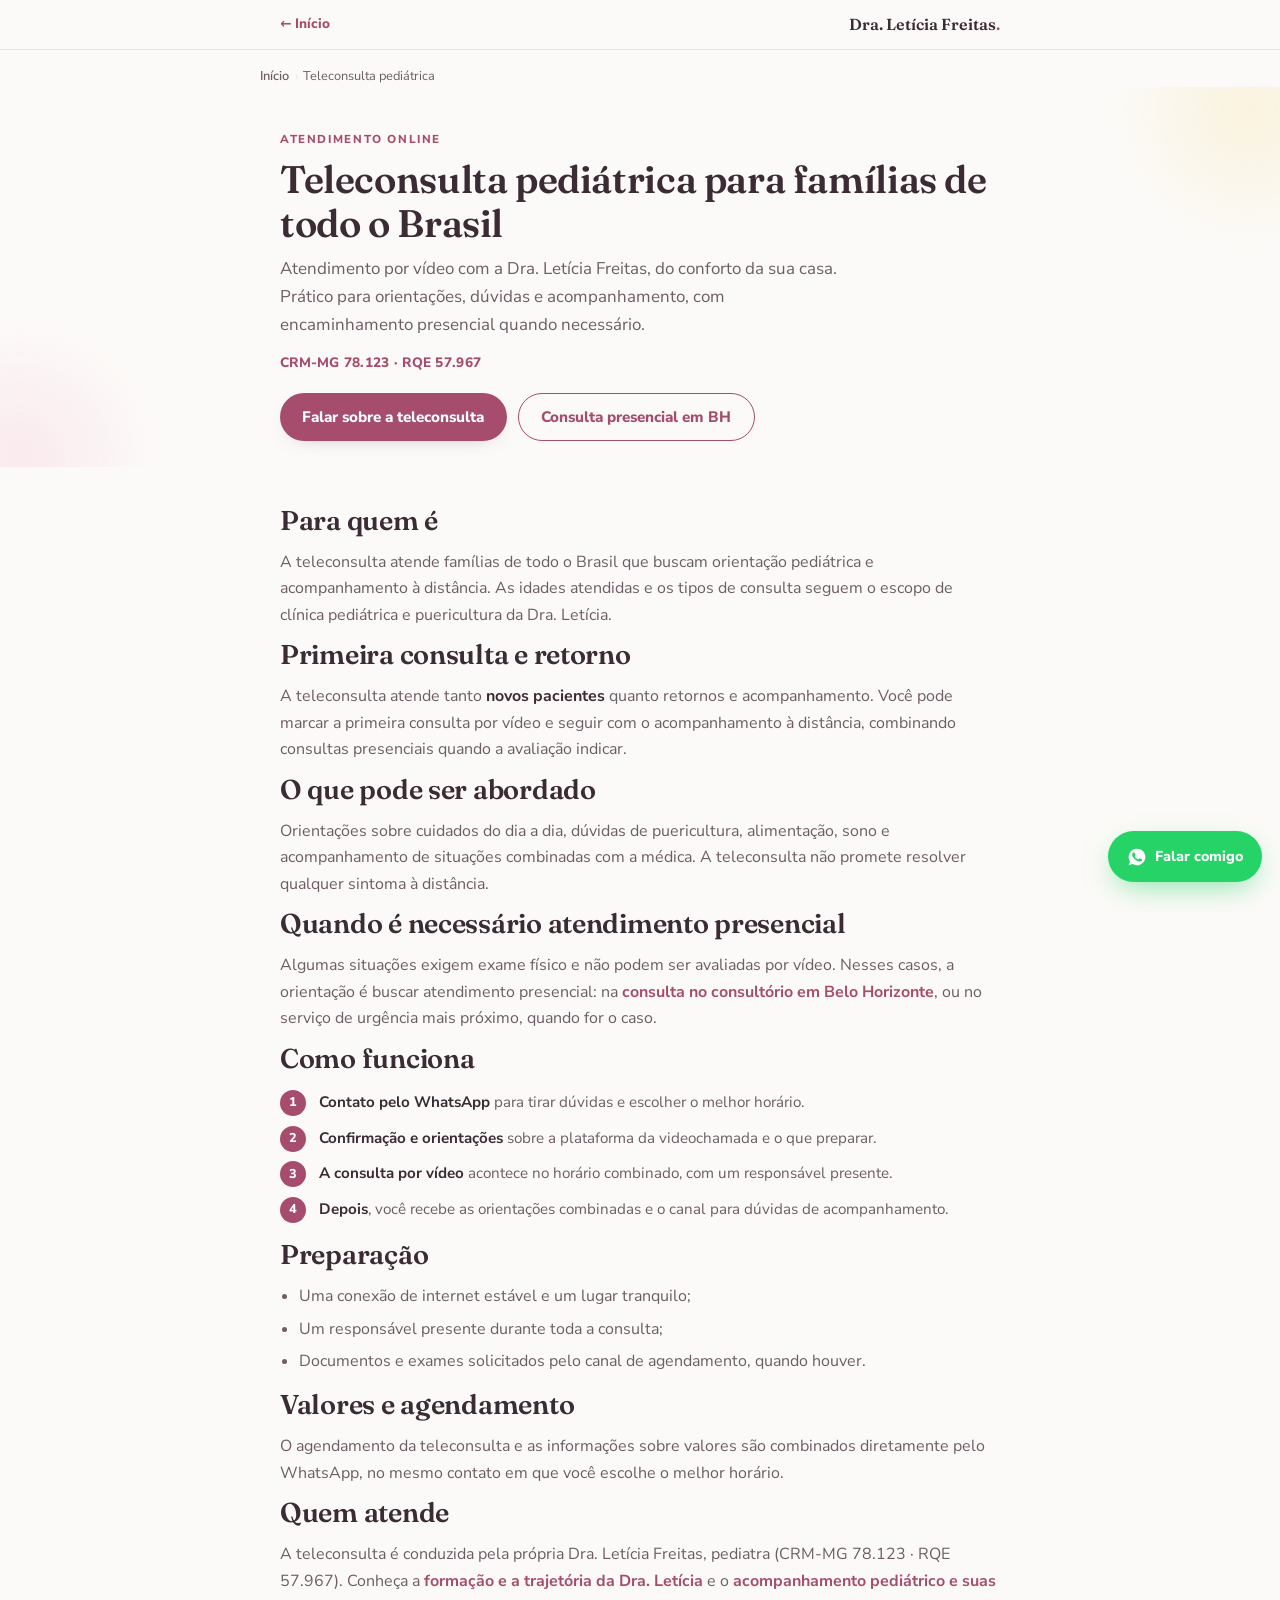
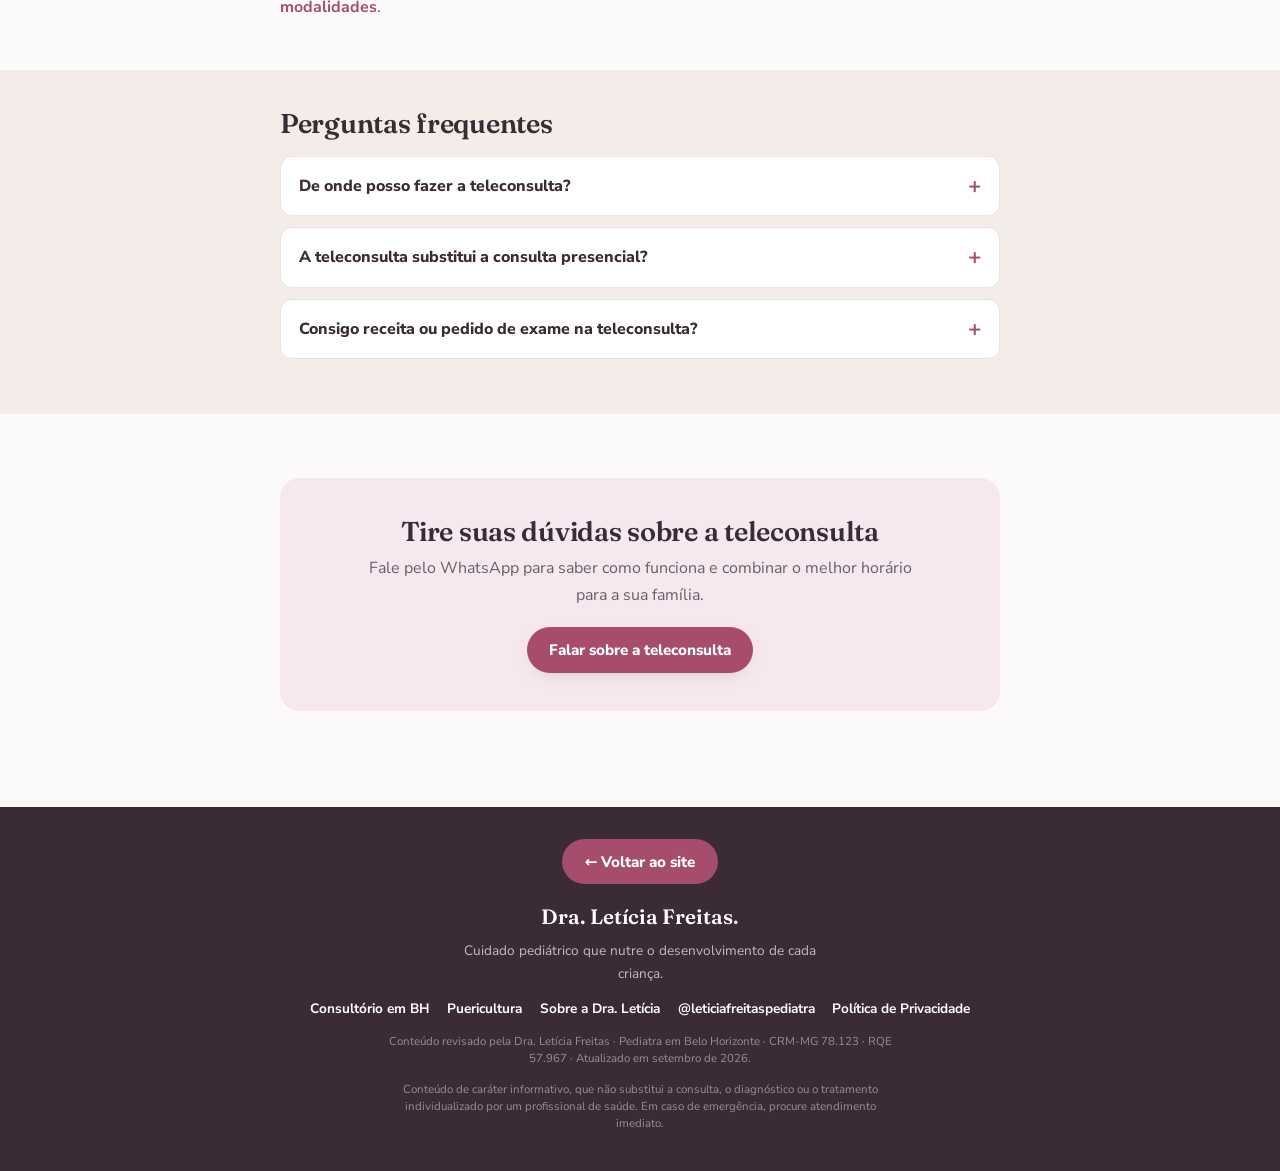
<file: teleconsulta-pediatrica/index.html>
<!DOCTYPE html>
<html lang="pt-BR">
<head>
<meta charset="UTF-8">
<meta name="viewport" content="width=device-width, initial-scale=1.0">
<title>Pediatra Online · Teleconsulta com Dra. Letícia Freitas</title>
<meta name="description" content="Como funciona a teleconsulta pediátrica com a Dra. Letícia Freitas: para quem é, preparação, limites e agendamento, para famílias de todo o Brasil.">
<meta name="author" content="Dra. Letícia Freitas">
<meta name="robots" content="index, follow, max-image-preview:large, max-snippet:-1">
<meta name="theme-color" content="#A64D6E">
<link rel="canonical" href="https://www.draleticiafreitas.com.br/teleconsulta-pediatrica/">
<link rel="icon" type="image/svg+xml" href="/favicon.svg">

<meta http-equiv="Content-Security-Policy" content="default-src 'self'; base-uri 'self'; object-src 'none'; img-src 'self' data:; style-src 'self' 'unsafe-inline'; font-src 'self'; script-src 'self'; connect-src 'self'; form-action 'self'">
<meta name="referrer" content="strict-origin-when-cross-origin">

<meta property="og:type" content="website">
<meta property="og:locale" content="pt_BR">
<meta property="og:site_name" content="Dra. Letícia Freitas · Pediatra">
<meta property="og:title" content="Teleconsulta pediátrica com a Dra. Letícia Freitas">
<meta property="og:description" content="Pediatra online: como funciona a teleconsulta, para quem é, preparação e agendamento, para famílias de todo o Brasil.">
<meta property="og:url" content="https://www.draleticiafreitas.com.br/teleconsulta-pediatrica/">
<meta property="og:image" content="https://www.draleticiafreitas.com.br/og-image.png">

<link rel="stylesheet" href="/fonts.css">
<link rel="stylesheet" href="/paginas.css">

<script type="application/ld+json">
{
 "@context":"https://schema.org",
 "@graph":[
  {
   "@type":"MedicalWebPage",
   "@id":"https://www.draleticiafreitas.com.br/teleconsulta-pediatrica/#page",
   "url":"https://www.draleticiafreitas.com.br/teleconsulta-pediatrica/",
   "name":"Teleconsulta pediátrica",
   "inLanguage":"pt-BR",
   "isPartOf":{"@type":"WebSite","name":"Dra. Letícia Freitas · Pediatra em Belo Horizonte","url":"https://www.draleticiafreitas.com.br/"},
   "about":{"@id":"https://www.draleticiafreitas.com.br/#pediatra"},
   "lastReviewed":"2026-09-16",
   "reviewedBy":{"@type":"Person","name":"Dra. Letícia Freitas","identifier":[{"@type":"PropertyValue","propertyID":"CRM-MG","value":"78123"},{"@type":"PropertyValue","propertyID":"RQE","value":"57967"}]}
  },
  {
   "@type":"Service",
   "@id":"https://www.draleticiafreitas.com.br/teleconsulta-pediatrica/#servico",
   "name":"Teleconsulta pediátrica com a Dra. Letícia Freitas",
   "serviceType":"Teleconsulta pediátrica",
   "url":"https://www.draleticiafreitas.com.br/teleconsulta-pediatrica/",
   "provider":{"@id":"https://www.draleticiafreitas.com.br/#pediatra"},
   "areaServed":{"@type":"Country","name":"Brasil"},
   "availableChannel":{"@type":"ServiceChannel","serviceUrl":"https://www.draleticiafreitas.com.br/teleconsulta-pediatrica/"}
  },
  {
   "@type":"BreadcrumbList",
   "itemListElement":[
     {"@type":"ListItem","position":1,"name":"Início","item":"https://www.draleticiafreitas.com.br/"},
     {"@type":"ListItem","position":2,"name":"Teleconsulta pediátrica","item":"https://www.draleticiafreitas.com.br/teleconsulta-pediatrica/"}
   ]
  }
 ]
}
</script>
</head>
<body>
<a class="skip" href="#conteudo">Pular para o conteúdo</a>

<header class="topbar">
  <div class="topbar__inner">
    <a class="back" href="/">← Início</a>
    <a class="wordmark" href="/">Dra. Letícia Freitas<span>.</span></a>
  </div>
</header>

<nav class="wrap breadcrumb" aria-label="Trilha de navegação">
  <a href="/">Início</a><span>›</span>Teleconsulta pediátrica
</nav>

<main id="conteudo">
  <section class="hero">
    <div class="hero__blob b1"></div>
    <div class="hero__blob b2"></div>
    <div class="wrap">
      <span class="eyebrow">Atendimento online</span>
      <h1>Teleconsulta pediátrica para famílias de todo o Brasil</h1>
      <p class="lead">Atendimento por vídeo com a Dra. Letícia Freitas, do conforto da sua casa. Prático para orientações, dúvidas e acompanhamento, com encaminhamento presencial quando necessário.</p>
      <p class="ident">CRM-MG 78.123 · RQE 57.967</p>
      <div class="cta-row">
        <a class="btn btn-primary" href="https://wa.me/5531999188888?text=Ol%C3%A1!%20Gostaria%20de%20informa%C3%A7%C3%B5es%20sobre%20a%20teleconsulta%20pedi%C3%A1trica" target="_blank" rel="noopener">Falar sobre a teleconsulta</a>
        <a class="btn btn-ghost" href="/consultorio-pediatrico-belo-horizonte/">Consulta presencial em BH</a>
      </div>
    </div>
  </section>

  <section class="section">
    <div class="wrap prose">
      <h2>Para quem é</h2>
      <p>A teleconsulta atende famílias de todo o Brasil que buscam orientação pediátrica e acompanhamento à distância. As idades atendidas e os tipos de consulta seguem o escopo de clínica pediátrica e puericultura da Dra. Letícia.</p>

      <h2>Primeira consulta e retorno</h2>
      <p>A teleconsulta atende tanto <b>novos pacientes</b> quanto retornos e acompanhamento. Você pode marcar a primeira consulta por vídeo e seguir com o acompanhamento à distância, combinando consultas presenciais quando a avaliação indicar.</p>

      <h2>O que pode ser abordado</h2>
      <p>Orientações sobre cuidados do dia a dia, dúvidas de puericultura, alimentação, sono e acompanhamento de situações combinadas com a médica. A teleconsulta não promete resolver qualquer sintoma à distância.</p>

      <h2>Quando é necessário atendimento presencial</h2>
      <p>Algumas situações exigem exame físico e não podem ser avaliadas por vídeo. Nesses casos, a orientação é buscar atendimento presencial: na <a href="/consultorio-pediatrico-belo-horizonte/">consulta no consultório em Belo Horizonte</a>, ou no serviço de urgência mais próximo, quando for o caso.</p>

      <h2>Como funciona</h2>
      <div class="passos">
        <div class="passo"><span><b>Contato pelo WhatsApp</b> para tirar dúvidas e escolher o melhor horário.</span></div>
        <div class="passo"><span><b>Confirmação e orientações</b> sobre a plataforma da videochamada e o que preparar.</span></div>
        <div class="passo"><span><b>A consulta por vídeo</b> acontece no horário combinado, com um responsável presente.</span></div>
        <div class="passo"><span><b>Depois</b>, você recebe as orientações combinadas e o canal para dúvidas de acompanhamento.</span></div>
      </div>

      <h2>Preparação</h2>
      <ul>
        <li>Uma conexão de internet estável e um lugar tranquilo;</li>
        <li>Um responsável presente durante toda a consulta;</li>
        <li>Documentos e exames solicitados pelo canal de agendamento, quando houver.</li>
      </ul>

      <h2>Valores e agendamento</h2>
      <p>O agendamento da teleconsulta e as informações sobre valores são combinados diretamente pelo WhatsApp, no mesmo contato em que você escolhe o melhor horário.</p>

      <h2>Quem atende</h2>
      <p>A teleconsulta é conduzida pela própria Dra. Letícia Freitas, pediatra (CRM-MG 78.123 · RQE 57.967). Conheça a <a href="/sobre-dra-leticia-freitas/">formação e a trajetória da Dra. Letícia</a> e o <a href="/puericultura/">acompanhamento pediátrico e suas modalidades</a>.</p>
    </div>
  </section>

  <section class="section section--tint">
    <div class="wrap">
      <h2>Perguntas frequentes</h2>
      <div class="faq">
        <details>
          <summary>De onde posso fazer a teleconsulta?</summary>
          <div class="faq__a">De qualquer lugar do Brasil, por videochamada. Basta ter uma conexão estável e um responsável presente com a criança.</div>
        </details>
        <details>
          <summary>A teleconsulta substitui a consulta presencial?</summary>
          <div class="faq__a">Nem sempre. É ótima para orientações e acompanhamento, mas situações que exigem exame físico precisam de atendimento presencial. A médica orienta quando isso é necessário.</div>
        </details>
        <details>
          <summary>Consigo receita ou pedido de exame na teleconsulta?</summary>
          <div class="faq__a">Durante a teleconsulta, a Dra. Letícia pode emitir receitas e solicitações de exame quando a avaliação indicar, de acordo com cada caso.</div>
        </details>
      </div>
    </div>
  </section>

  <section class="section">
    <div class="wrap">
      <div class="cta-final">
        <h2>Tire suas dúvidas sobre a teleconsulta</h2>
        <p>Fale pelo WhatsApp para saber como funciona e combinar o melhor horário para a sua família.</p>
        <a class="btn btn-primary" href="https://wa.me/5531999188888?text=Ol%C3%A1!%20Gostaria%20de%20informa%C3%A7%C3%B5es%20sobre%20a%20teleconsulta%20pedi%C3%A1trica" target="_blank" rel="noopener">Falar sobre a teleconsulta</a>
      </div>
    </div>
  </section>
</main>

<footer class="foot">
  <a class="btn" href="/">← Voltar ao site</a>
  <div class="foot-brand">Dra. Letícia Freitas<span class="dot">.</span></div>
  <p class="foot-tag">Cuidado pediátrico que nutre o desenvolvimento de cada criança.</p>
  <div class="foot-links">
    <a href="/consultorio-pediatrico-belo-horizonte/">Consultório em BH</a>
    <a href="/puericultura/">Puericultura</a>
    <a href="/sobre-dra-leticia-freitas/">Sobre a Dra. Letícia</a>
    <a href="https://www.instagram.com/leticiafreitaspediatra/" target="_blank" rel="noopener">@leticiafreitaspediatra</a>
    <a href="/privacidade.html">Política de Privacidade</a>
  </div>
  <p class="aviso">Conteúdo revisado pela Dra. Letícia Freitas · Pediatra em Belo Horizonte · CRM-MG 78.123 · RQE 57.967 · Atualizado em setembro de 2026.</p>
  <p class="aviso">Conteúdo de caráter informativo, que não substitui a consulta, o diagnóstico ou o tratamento individualizado por um profissional de saúde. Em caso de emergência, procure atendimento imediato.</p>
</footer>

<a class="wa-float" href="https://wa.me/5531999188888?text=Ol%C3%A1!%20Vim%20pela%20p%C3%A1gina%20da%20teleconsulta" target="_blank" rel="noopener" aria-label="Falar no WhatsApp">
  <svg viewBox="0 0 24 24" fill="currentColor"><path d="M12 2a10 10 0 00-8.5 15.3L2 22l4.8-1.5A10 10 0 1012 2zm5.8 14.2c-.24.68-1.4 1.3-1.94 1.34-.5.04-1.13.06-1.83-.11a8.4 8.4 0 01-1.66-.62c-2.92-1.26-4.83-4.2-4.98-4.4-.15-.2-1.2-1.6-1.2-3.05s.76-2.16 1.03-2.46c.27-.3.59-.37.79-.37h.57c.18 0 .43-.07.67.51.24.6.83 2.05.9 2.2.07.15.12.32.02.52-.1.2-.15.32-.3.5l-.44.51c-.15.15-.3.31-.13.6.17.3.75 1.23 1.6 2 1.1.98 2.03 1.28 2.32 1.43.3.15.47.12.64-.07.17-.2.73-.86.93-1.15.2-.3.4-.25.67-.15.27.1 1.72.81 2 .96.3.15.5.22.56.35.07.12.07.72-.17 1.4z"/></svg>
  Falar comigo
</a>
</body>
</html>
</file>
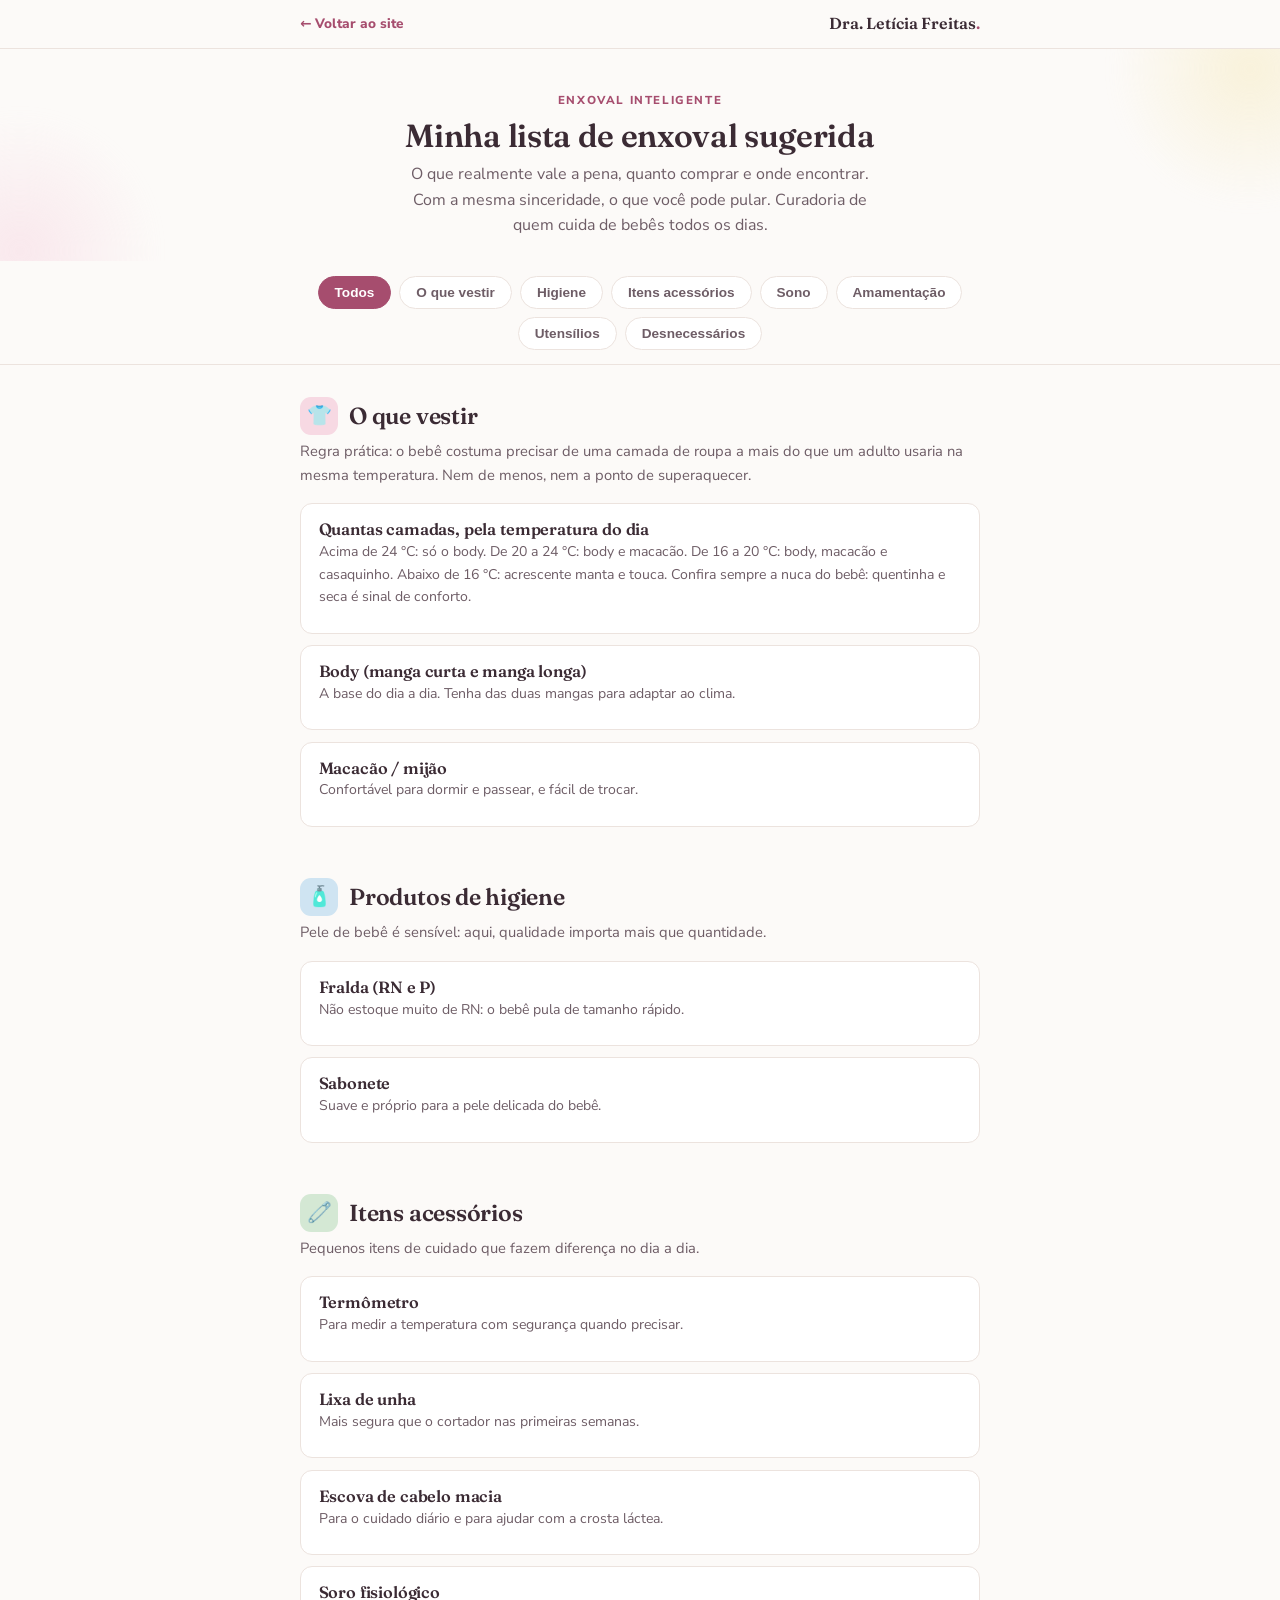
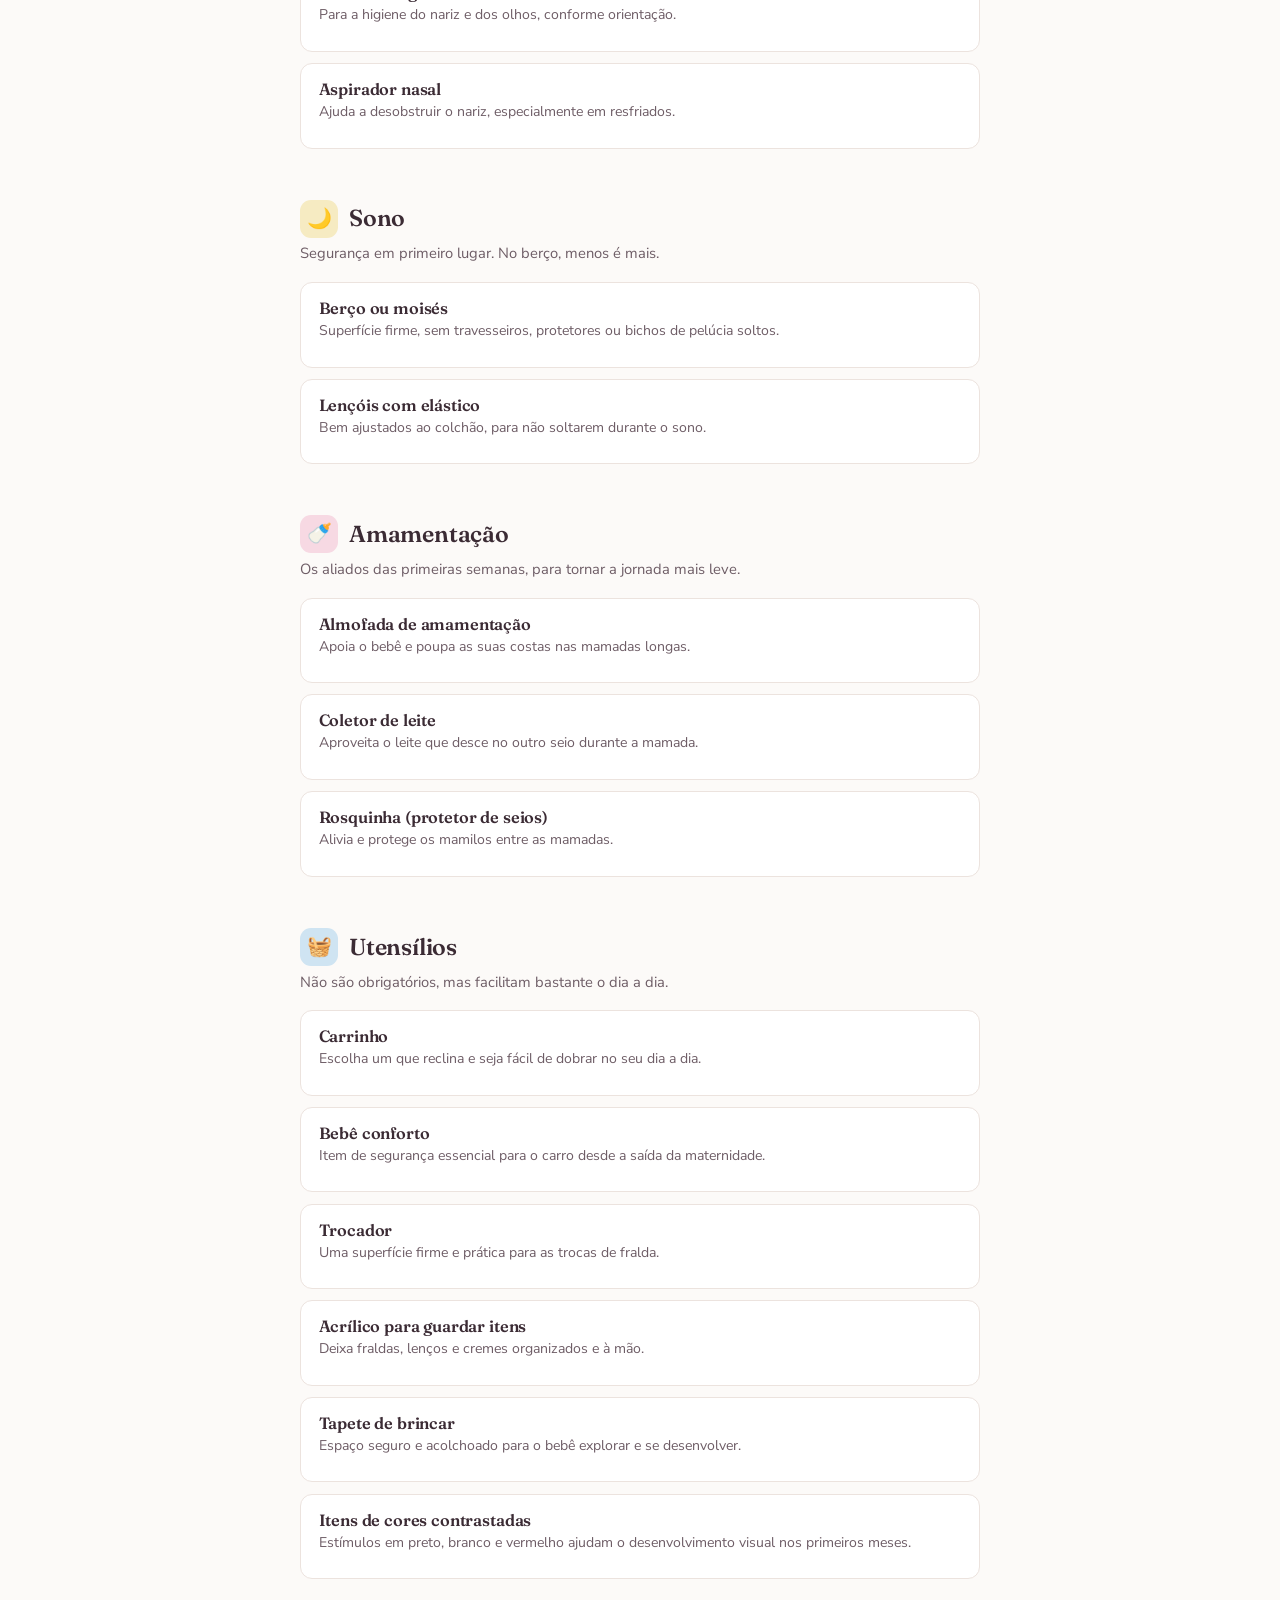
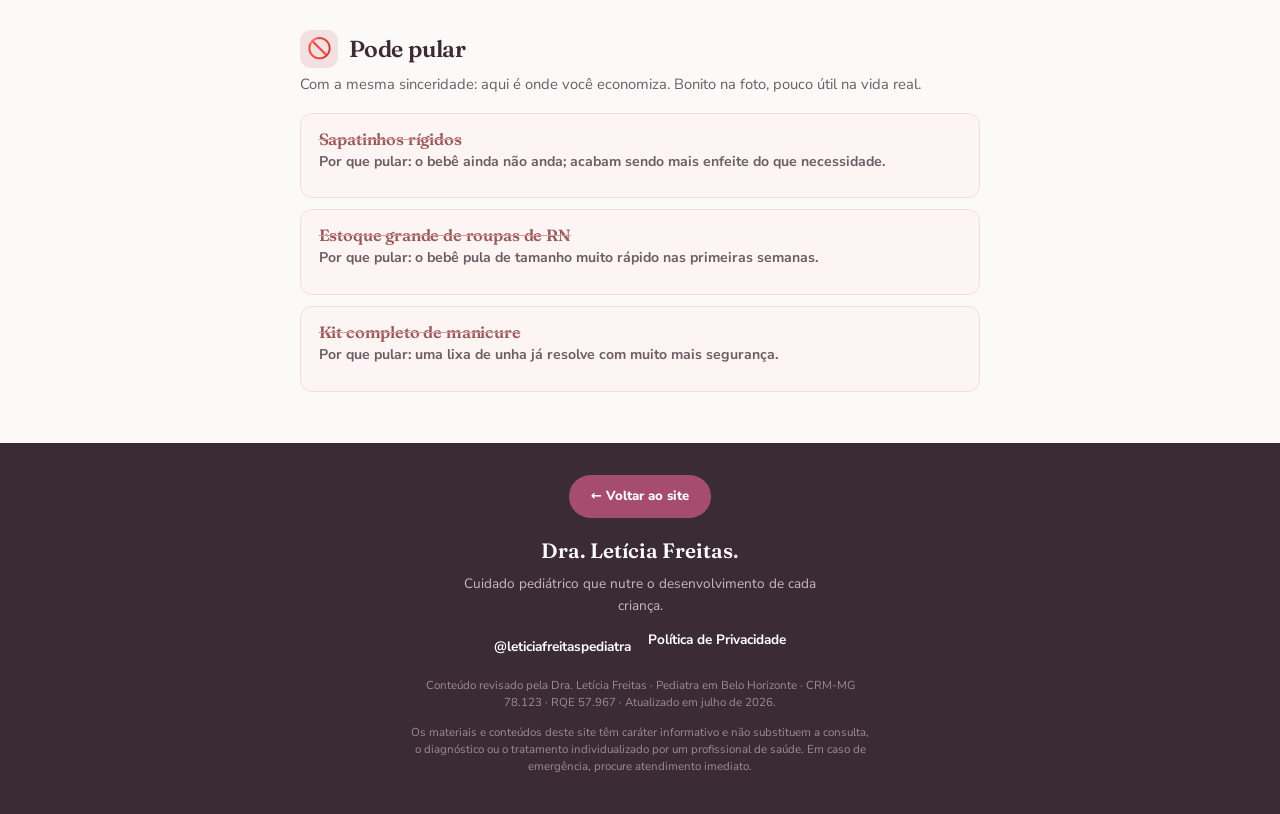
<file: enxoval.html>
<!DOCTYPE html>
<html lang="pt-BR">
<head>
<meta charset="UTF-8">
<meta name="viewport" content="width=device-width, initial-scale=1.0">
<title>Lista de Enxoval de Bebê Sugerida | Dra. Letícia Freitas · Pediatra</title>
<meta name="description" content="Lista de enxoval de bebê por categoria, sugerida por uma pediatra: o que vale a pena, quanto comprar e o que você pode pular. Por Dra. Letícia Freitas (CRM-MG 78.123).">
<meta name="author" content="Dra. Letícia Freitas">
<meta name="robots" content="index, follow, max-image-preview:large, max-snippet:-1">
<meta http-equiv="Content-Security-Policy" content="default-src 'self'; base-uri 'self'; object-src 'none'; img-src 'self' data:; style-src 'self' 'unsafe-inline'; font-src 'self'; script-src 'self' 'unsafe-inline'; form-action 'self'">
<meta name="referrer" content="strict-origin-when-cross-origin">
<link rel="canonical" href="https://www.draleticiafreitas.com.br/enxoval.html">
<meta name="theme-color" content="#A64D6E">
<link rel="icon" type="image/svg+xml" href="/favicon.svg">

<!-- Open Graph -->
<meta property="og:type" content="article">
<meta property="og:site_name" content="Dra. Letícia Freitas · Pediatra">
<meta property="og:locale" content="pt_BR">
<meta property="og:url" content="https://www.draleticiafreitas.com.br/enxoval.html">
<meta property="og:title" content="Lista de Enxoval de Bebê Sugerida · por uma pediatra">
<meta property="og:description" content="Enxoval de bebê por categoria, sugerido por uma pediatra: o que vale a pena, quanto comprar e o que você pode pular.">
<meta property="og:image" content="https://www.draleticiafreitas.com.br/og-enxoval.png">
<meta property="og:image:type" content="image/png">
<meta property="og:image:width" content="1200">
<meta property="og:image:height" content="630">
<meta property="og:image:alt" content="Lista de enxoval de bebê sugerida por categoria, por Dra. Letícia Freitas, pediatra">
<meta name="twitter:card" content="summary_large_image">
<meta name="twitter:image" content="https://www.draleticiafreitas.com.br/og-enxoval.png">

<script type="application/ld+json">
{
 "@context":"https://schema.org",
 "@graph":[
  {
   "@type":["Article","MedicalWebPage"],
   "@id":"https://www.draleticiafreitas.com.br/enxoval.html#article",
   "headline":"Lista de Enxoval de Bebê Sugerida",
   "description":"Enxoval de bebê por categoria, sugerido por uma pediatra: o que vale a pena, quanto comprar e o que você pode pular.",
   "inLanguage":"pt-BR",
   "datePublished":"2026-07-16",
   "dateModified":"2026-07-16",
   "lastReviewed":"2026-07-16",
   "reviewedBy":{"@type":"Person","name":"Dra. Letícia Freitas","identifier":{"@type":"PropertyValue","propertyID":"CRM-MG","value":"78123"}},
   "image":"https://www.draleticiafreitas.com.br/leticia.jpg",
   "author":{"@type":"Person","name":"Dra. Letícia Freitas","jobTitle":"Médica Pediatra","identifier":[{"@type":"PropertyValue","propertyID":"CRM-MG","value":"78123"},{"@type":"PropertyValue","propertyID":"RQE","value":"57967"}],"url":"https://www.draleticiafreitas.com.br/"},
   "publisher":{"@type":"Person","name":"Dra. Letícia Freitas"},
   "mainEntityOfPage":"https://www.draleticiafreitas.com.br/enxoval.html"
  },
  {
   "@type":"BreadcrumbList",
   "itemListElement":[
     {"@type":"ListItem","position":1,"name":"Início","item":"https://www.draleticiafreitas.com.br/"},
     {"@type":"ListItem","position":2,"name":"Lista de Enxoval","item":"https://www.draleticiafreitas.com.br/enxoval.html"}
   ]
  }
 ]
}
</script>

<link rel="stylesheet" href="fonts.css">
<style>
/* =========================================================
   PÁGINA DE ENXOVAL · mesma identidade do hotsite
   COMO ADICIONAR ITENS: copie um bloco <div class="item">...</div>
   dentro da categoria desejada e troque nome, descrição, Qtd e link.
   Categorias = seções com data-cat. O menu filtra por data-cat.
   ========================================================= */
:root{
  --bg:#FCFAF8; --surface:#FFFFFF; --ink:#3B2B34; --ink-soft:#6E5D66;
  --line:#ECE3DE; --greige:#F3ECE8;
  --accent:#A64D6E; --accent-dk:#8A3B58; --accent-sf:#F7E7EE;
  --rosa:#F7D9E3; --rosa-dk:#a8506a; --azul:#CFE4F2; --azul-dk:#3f6f92;
  --verde:#D4E8D4; --verde-dk:#4a7d4f; --amarelo:#F6EBC2; --amarelo-dk:#8a7a2e;
  --radius:20px; --radius-sm:12px;
  --shadow:0 14px 40px -22px rgba(59,43,52,.45); --shadow-sm:0 6px 20px -14px rgba(59,43,52,.5);
  --maxw:720px; --font-display:"Fraunces",Georgia,serif; --font-body:"Nunito Sans",system-ui,-apple-system,sans-serif;
}
*{box-sizing:border-box;margin:0;padding:0}
html{scroll-behavior:smooth}
body{font-family:var(--font-body);background:var(--bg);color:var(--ink);line-height:1.6;-webkit-font-smoothing:antialiased}
a{color:inherit;text-decoration:none}
.wrap{max-width:var(--maxw);margin:0 auto;padding:0 20px}
h1,h2,h3,h4{font-family:var(--font-display);font-weight:600;line-height:1.14;letter-spacing:-.01em}
.eyebrow{font-size:.72rem;font-weight:800;letter-spacing:.14em;text-transform:uppercase;color:var(--accent);display:inline-block;margin-bottom:.5rem}

.topbar{position:sticky;top:0;z-index:40;background:rgba(252,250,248,.9);backdrop-filter:blur(10px);border-bottom:1px solid var(--line)}
.topbar__inner{max-width:var(--maxw);margin:0 auto;padding:.7rem 20px;display:flex;align-items:center;justify-content:space-between;gap:1rem}
.back{display:inline-flex;align-items:center;gap:.4rem;font-weight:800;font-size:.85rem;color:var(--accent)}
.wordmark{font-family:var(--font-display);font-weight:600;font-size:1rem}
.wordmark span{color:var(--accent)}

.hero{position:relative;overflow:hidden;padding:2.4rem 0 1.4rem;text-align:center}
.hero .hero__blob{position:absolute;width:280px;height:280px;filter:blur(8px);opacity:.55;z-index:0}
.b1{top:-120px;right:-110px;background:radial-gradient(circle,var(--amarelo),transparent 70%)}
.b2{bottom:-130px;left:-120px;background:radial-gradient(circle,var(--rosa),transparent 70%)}
.hero>*{position:relative;z-index:1}
.hero h1{font-size:2rem;margin-bottom:.5rem}
.hero p{color:var(--ink-soft);max-width:480px;margin:0 auto}

/* menu de categorias */
.menu{position:sticky;top:52px;z-index:30;background:var(--bg);padding:.9rem 0;border-bottom:1px solid var(--line)}
.menu__track{display:flex;flex-wrap:wrap;justify-content:center;gap:.5rem;padding:0 20px;max-width:var(--maxw);margin:0 auto}
.menu__track::-webkit-scrollbar{display:none}
.mbtn{white-space:nowrap;font-weight:700;font-size:.85rem;padding:.5rem 1rem;border-radius:100px;background:var(--surface);border:1.5px solid var(--line);color:var(--ink-soft);cursor:pointer;transition:all .15s ease}
.mbtn:hover{border-color:var(--accent)}
.mbtn.is-active{background:var(--accent);border-color:var(--accent);color:#fff}
.mbtn.skip.is-active{background:#b45;border-color:#b45}

/* categorias */
.cat{padding:2rem 0 .5rem}
.cat.hidden{display:none}
.cat__head{display:flex;align-items:center;gap:.7rem;margin-bottom:.3rem}
.cat__ic{width:38px;height:38px;border-radius:11px;flex-shrink:0;display:flex;align-items:center;justify-content:center;font-size:1.25rem;line-height:1}
.cat[data-cat="rouparia"] .cat__ic{background:var(--rosa)}
.cat[data-cat="higiene"] .cat__ic{background:var(--azul)}
.cat[data-cat="farmacinha"] .cat__ic{background:var(--verde)}
.cat[data-cat="sono"] .cat__ic{background:var(--amarelo)}
.cat[data-cat="amamentacao"] .cat__ic{background:var(--rosa)}
.cat[data-cat="facilidades"] .cat__ic{background:var(--azul)}
.cat[data-cat="desnecessarios"] .cat__ic{background:#f3e0e0}
.cat__head h2{font-size:1.45rem}
.cat__sub{color:var(--ink-soft);font-size:.92rem;margin-bottom:1rem}

.item{display:flex;gap:1rem;align-items:flex-start;background:var(--surface);border:1px solid var(--line);
  border-radius:var(--radius-sm);padding:1rem 1.1rem;margin-bottom:.7rem}
.item__body{flex:1;min-width:0}
.item__body h4{font-size:1.02rem;margin-bottom:.15rem}
.item__body p{color:var(--ink-soft);font-size:.88rem;margin-bottom:.5rem}
.item__foot{display:flex;align-items:center;gap:.6rem;flex-wrap:wrap}
.qty{font-size:.72rem;font-weight:800;background:var(--greige);color:var(--ink);padding:.25rem .6rem;border-radius:100px}
.buy{font-size:.82rem;font-weight:800;color:var(--accent);display:inline-flex;align-items:center;gap:.25rem}
.buy:hover{color:var(--accent-dk)}

/* desnecessários */
.cat--skip .item{background:#fdf5f4;border-color:#f0dede}
.cat--skip .item__body h4{color:#9a5a5a;text-decoration:line-through;text-decoration-color:#d9a}
.why{font-size:.82rem;font-weight:700;color:#b45}

.note{background:var(--accent-sf);border-radius:var(--radius);padding:1.1rem 1.3rem;margin:1.5rem 0;font-size:.9rem;color:var(--accent-dk)}
.note b{color:var(--accent-dk)}

.foot{background:var(--ink);color:#c9b9c1;padding:2rem 20px 2.4rem;text-align:center;font-size:.82rem;margin-top:2rem}
.foot .btn{display:inline-block;background:var(--accent);color:#fff;font-weight:800;padding:.7rem 1.4rem;border-radius:100px;margin-bottom:1rem}
.foot .ig{color:#fff;font-weight:700;display:inline-block;margin:.4rem 0}
.foot .aviso{font-size:.72rem;color:#9d8b93;margin-top:.8rem;line-height:1.5;max-width:460px;margin-left:auto;margin-right:auto}
.foot .foot-brand{font-family:var(--font-display);font-weight:600;font-size:1.3rem;color:#fff;margin-bottom:.35rem}
.foot .foot-brand .dot{color:var(--rosa)}
.foot .foot-tag{font-size:.85rem;color:#c9b9c1;max-width:26em;margin:0 auto .8rem}
.foot .foot-links{display:flex;justify-content:center;gap:1.1rem;flex-wrap:wrap;margin-bottom:.2rem}
.foot .foot-links a{color:#fff;font-weight:700;font-size:.85rem}
</style>
</head>
<body>

<header class="topbar">
  <div class="topbar__inner">
    <a class="back" href="index.html">← Voltar ao site</a>
    <span class="wordmark">Dra. Letícia Freitas<span>.</span></span>
  </div>
</header>

<section class="hero">
  <div class="hero__blob b1"></div>
  <div class="hero__blob b2"></div>
  <span class="eyebrow">Enxoval inteligente</span>
  <h1>Minha lista de enxoval sugerida</h1>
  <p>O que realmente vale a pena, quanto comprar e onde encontrar. Com a mesma sinceridade, o que você pode pular. Curadoria de quem cuida de bebês todos os dias.</p>
</section>

<!-- MENU DE CATEGORIAS -->
<nav class="menu">
  <div class="menu__track" id="menu">
    <button class="mbtn is-active" data-filter="all">Todos</button>
    <button class="mbtn" data-filter="rouparia">O que vestir</button>
    <button class="mbtn" data-filter="higiene">Higiene</button>
    <button class="mbtn" data-filter="farmacinha">Itens acessórios</button>
    <button class="mbtn" data-filter="sono">Sono</button>
    <button class="mbtn" data-filter="amamentacao">Amamentação</button>
    <button class="mbtn" data-filter="facilidades">Utensílios</button>
    <button class="mbtn skip" data-filter="desnecessarios">Desnecessários</button>
  </div>
</nav>

<main class="wrap">

  <!-- O QUE VESTIR -->
  <section class="cat" data-cat="rouparia">
    <div class="cat__head"><span class="cat__ic">👕</span><h2>O que vestir</h2></div>
    <p class="cat__sub">Regra prática: o bebê costuma precisar de uma camada de roupa a mais do que um adulto usaria na mesma temperatura. Nem de menos, nem a ponto de superaquecer.</p>
    <div class="item">
      <div class="item__body">
        <h4>Quantas camadas, pela temperatura do dia</h4>
        <p>Acima de 24&nbsp;°C: só o body. De 20 a 24&nbsp;°C: body e macacão. De 16 a 20&nbsp;°C: body, macacão e casaquinho. Abaixo de 16&nbsp;°C: acrescente manta e touca. Confira sempre a nuca do bebê: quentinha e seca é sinal de conforto.</p>
      </div>
    </div>
    <div class="item">
      <div class="item__body">
        <h4>Body (manga curta e manga longa)</h4>
        <p>A base do dia a dia. Tenha das duas mangas para adaptar ao clima.</p>
      </div>
    </div>
    <div class="item">
      <div class="item__body">
        <h4>Macacão / mijão</h4>
        <p>Confortável para dormir e passear, e fácil de trocar.</p>
      </div>
    </div>
  </section>

  <!-- HIGIENE -->
  <section class="cat" data-cat="higiene">
    <div class="cat__head"><span class="cat__ic">🧴</span><h2>Produtos de higiene</h2></div>
    <p class="cat__sub">Pele de bebê é sensível: aqui, qualidade importa mais que quantidade.</p>
    <div class="item">
      <div class="item__body">
        <h4>Fralda (RN e P)</h4>
        <p>Não estoque muito de RN: o bebê pula de tamanho rápido.</p>
      </div>
    </div>
    <div class="item">
      <div class="item__body">
        <h4>Sabonete</h4>
        <p>Suave e próprio para a pele delicada do bebê.</p>
      </div>
    </div>
  </section>

  <!-- ITENS ACESSÓRIOS -->
  <section class="cat" data-cat="farmacinha">
    <div class="cat__head"><span class="cat__ic">🧷</span><h2>Itens acessórios</h2></div>
    <p class="cat__sub">Pequenos itens de cuidado que fazem diferença no dia a dia.</p>
    <div class="item"><div class="item__body"><h4>Termômetro</h4><p>Para medir a temperatura com segurança quando precisar.</p></div></div>
    <div class="item"><div class="item__body"><h4>Lixa de unha</h4><p>Mais segura que o cortador nas primeiras semanas.</p></div></div>
    <div class="item"><div class="item__body"><h4>Escova de cabelo macia</h4><p>Para o cuidado diário e para ajudar com a crosta láctea.</p></div></div>
    <div class="item"><div class="item__body"><h4>Soro fisiológico</h4><p>Para a higiene do nariz e dos olhos, conforme orientação.</p></div></div>
    <div class="item"><div class="item__body"><h4>Aspirador nasal</h4><p>Ajuda a desobstruir o nariz, especialmente em resfriados.</p></div></div>
  </section>

  <!-- SONO -->
  <section class="cat" data-cat="sono">
    <div class="cat__head"><span class="cat__ic">🌙</span><h2>Sono</h2></div>
    <p class="cat__sub">Segurança em primeiro lugar. No berço, menos é mais.</p>
    <div class="item"><div class="item__body"><h4>Berço ou moisés</h4><p>Superfície firme, sem travesseiros, protetores ou bichos de pelúcia soltos.</p></div></div>
    <div class="item"><div class="item__body"><h4>Lençóis com elástico</h4><p>Bem ajustados ao colchão, para não soltarem durante o sono.</p></div></div>
  </section>

  <!-- AMAMENTAÇÃO -->
  <section class="cat" data-cat="amamentacao">
    <div class="cat__head"><span class="cat__ic">🍼</span><h2>Amamentação</h2></div>
    <p class="cat__sub">Os aliados das primeiras semanas, para tornar a jornada mais leve.</p>
    <div class="item"><div class="item__body"><h4>Almofada de amamentação</h4><p>Apoia o bebê e poupa as suas costas nas mamadas longas.</p></div></div>
    <div class="item"><div class="item__body"><h4>Coletor de leite</h4><p>Aproveita o leite que desce no outro seio durante a mamada.</p></div></div>
    <div class="item"><div class="item__body"><h4>Rosquinha (protetor de seios)</h4><p>Alivia e protege os mamilos entre as mamadas.</p></div></div>
  </section>

  <!-- UTENSÍLIOS -->
  <section class="cat" data-cat="facilidades">
    <div class="cat__head"><span class="cat__ic">🧺</span><h2>Utensílios</h2></div>
    <p class="cat__sub">Não são obrigatórios, mas facilitam bastante o dia a dia.</p>
    <div class="item"><div class="item__body"><h4>Carrinho</h4><p>Escolha um que reclina e seja fácil de dobrar no seu dia a dia.</p></div></div>
    <div class="item"><div class="item__body"><h4>Bebê conforto</h4><p>Item de segurança essencial para o carro desde a saída da maternidade.</p></div></div>
    <div class="item"><div class="item__body"><h4>Trocador</h4><p>Uma superfície firme e prática para as trocas de fralda.</p></div></div>
    <div class="item"><div class="item__body"><h4>Acrílico para guardar itens</h4><p>Deixa fraldas, lenços e cremes organizados e à mão.</p></div></div>
    <div class="item"><div class="item__body"><h4>Tapete de brincar</h4><p>Espaço seguro e acolchoado para o bebê explorar e se desenvolver.</p></div></div>
    <div class="item"><div class="item__body"><h4>Itens de cores contrastadas</h4><p>Estímulos em preto, branco e vermelho ajudam o desenvolvimento visual nos primeiros meses.</p></div></div>
  </section>

  <!-- DESNECESSÁRIOS -->
  <section class="cat cat--skip" data-cat="desnecessarios">
    <div class="cat__head"><span class="cat__ic">🚫</span><h2>Pode pular</h2></div>
    <p class="cat__sub">Com a mesma sinceridade: aqui é onde você economiza. Bonito na foto, pouco útil na vida real.</p>
    <div class="item"><div class="item__body"><h4>Sapatinhos rígidos</h4><p class="why">Por que pular: o bebê ainda não anda; acabam sendo mais enfeite do que necessidade.</p></div></div>
    <div class="item"><div class="item__body"><h4>Estoque grande de roupas de RN</h4><p class="why">Por que pular: o bebê pula de tamanho muito rápido nas primeiras semanas.</p></div></div>
    <div class="item"><div class="item__body"><h4>Kit completo de manicure</h4><p class="why">Por que pular: uma lixa de unha já resolve com muito mais segurança.</p></div></div>
  </section>

</main>

<footer class="foot">
  <a class="btn" href="index.html">← Voltar ao site</a>
  <div class="foot-brand">Dra. Letícia Freitas<span class="dot">.</span></div>
  <p class="foot-tag">Cuidado pediátrico que nutre o desenvolvimento de cada criança.</p>
  <div class="foot-links">
    <a class="ig" href="https://www.instagram.com/leticiafreitaspediatra/" target="_blank" rel="noopener">@leticiafreitaspediatra</a>
    <a href="privacidade.html">Política de Privacidade</a>
  </div>
  <p class="aviso">Conteúdo revisado pela Dra. Letícia Freitas · Pediatra em Belo Horizonte · CRM-MG 78.123 · RQE 57.967 · Atualizado em julho de 2026.</p>
  <p class="aviso">Os materiais e conteúdos deste site têm caráter informativo e não substituem a consulta, o diagnóstico ou o tratamento individualizado por um profissional de saúde. Em caso de emergência, procure atendimento imediato.</p>
</footer>

<script>
(function(){
  "use strict";
  var buttons = document.querySelectorAll('.mbtn');
  var cats = document.querySelectorAll('.cat');
  buttons.forEach(function(btn){
    btn.addEventListener('click', function(){
      var f = btn.getAttribute('data-filter');
      buttons.forEach(function(b){ b.classList.toggle('is-active', b===btn); });
      cats.forEach(function(c){
        c.classList.toggle('hidden', !(f==='all' || c.getAttribute('data-cat')===f));
      });
      window.scrollTo({top:0, behavior:'smooth'});
    });
  });
})();
</script>
</body>
</html>
</file>
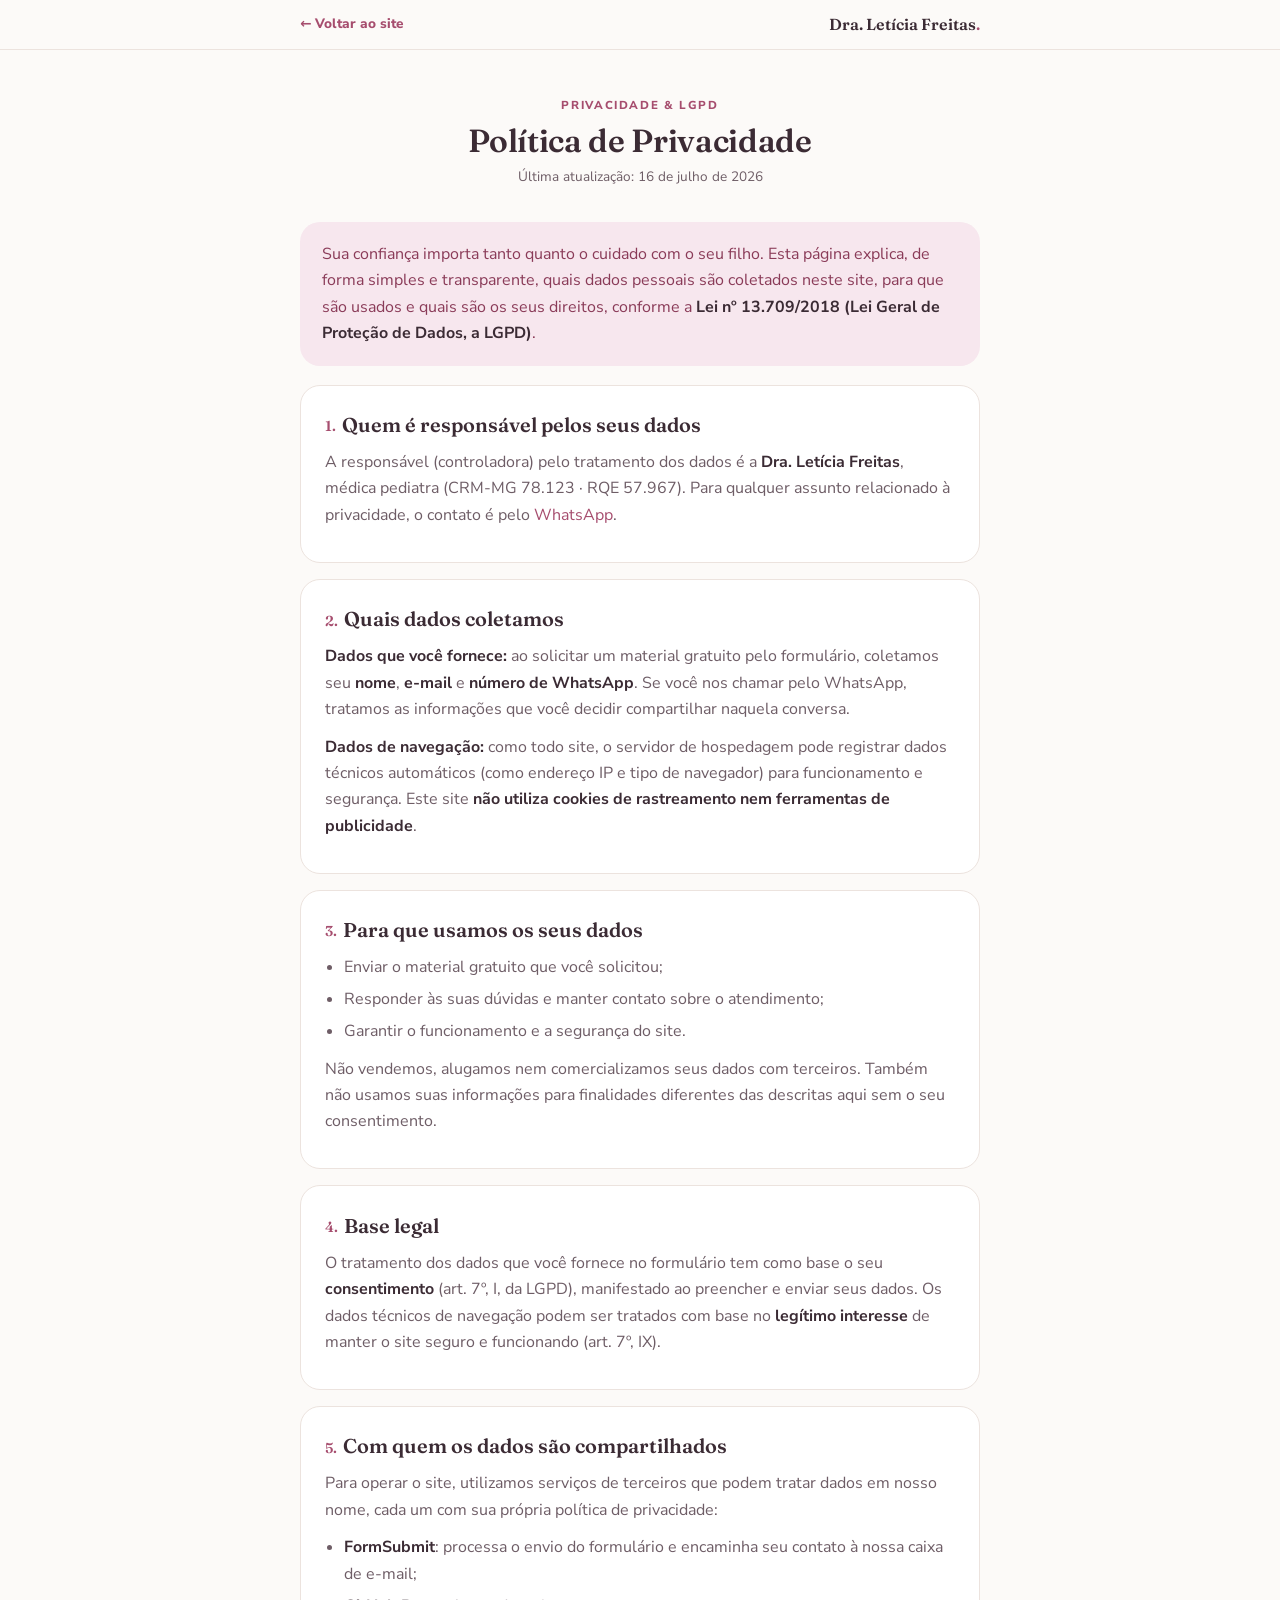
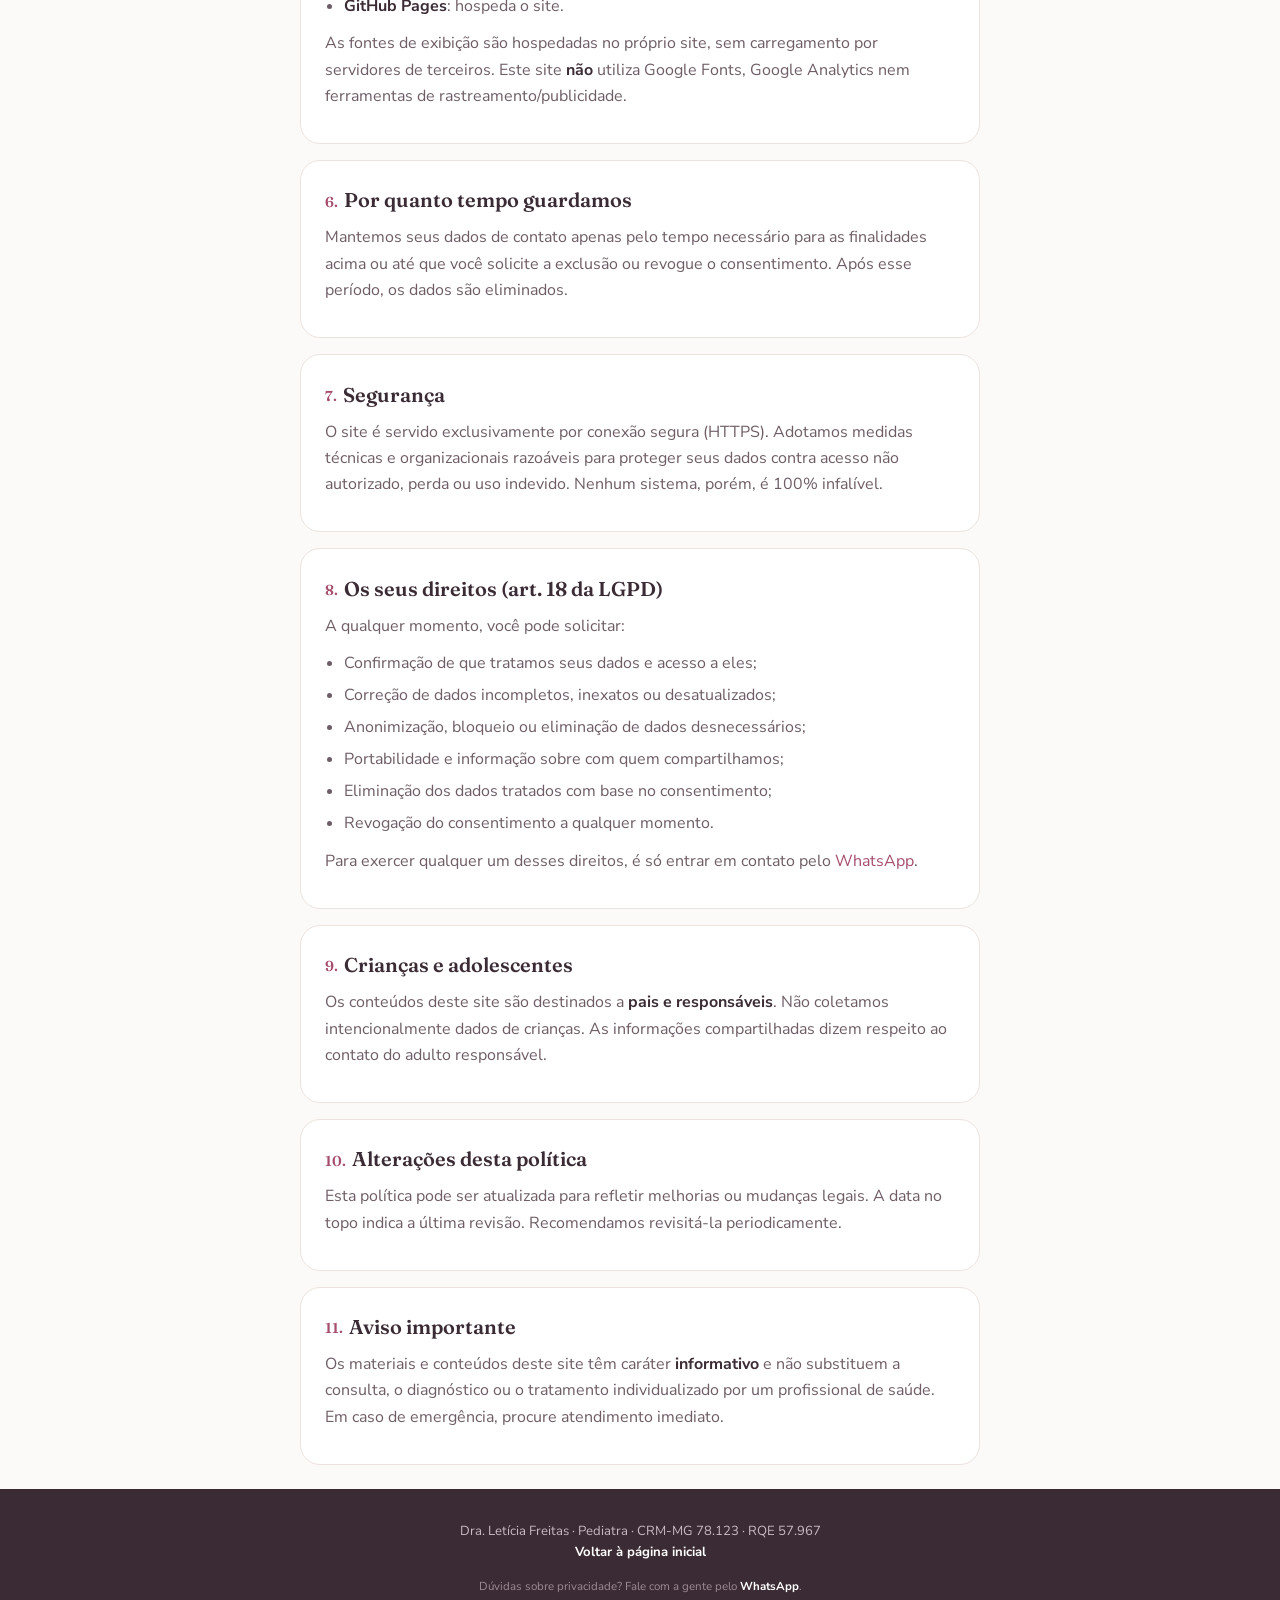
<file: privacidade.html>
<!DOCTYPE html>
<html lang="pt-BR">
<head>
<meta charset="UTF-8">
<meta name="viewport" content="width=device-width, initial-scale=1.0">
<title>Política de Privacidade · Dra. Letícia Freitas · Pediatra</title>
<meta name="description" content="Como a Dra. Letícia Freitas coleta, usa e protege os seus dados pessoais, conforme a Lei Geral de Proteção de Dados (LGPD).">
<meta name="robots" content="index, follow">
<meta http-equiv="Content-Security-Policy" content="default-src 'self'; base-uri 'self'; object-src 'none'; img-src 'self' data:; style-src 'self' 'unsafe-inline'; font-src 'self'; form-action 'self'">
<meta name="referrer" content="strict-origin-when-cross-origin">
<meta name="theme-color" content="#A64D6E">
<link rel="icon" type="image/svg+xml" href="/favicon.svg">
<link rel="canonical" href="https://www.draleticiafreitas.com.br/privacidade.html">
<link rel="stylesheet" href="fonts.css">
<style>
  :root{--bg:#FCFAF8;--surface:#FFFFFF;--ink:#3B2B34;--ink-soft:#6E5D66;--line:#ECE3DE;--accent:#A64D6E;--accent-dk:#8A3B58;--accent-sf:#F7E7EE;--radius:20px;--maxw:720px;--font-display:"Fraunces",Georgia,serif;--font-body:"Nunito Sans",system-ui,-apple-system,sans-serif}
  *{box-sizing:border-box;margin:0;padding:0}
  html{scroll-behavior:smooth}
  body{font-family:var(--font-body);background:var(--bg);color:var(--ink);line-height:1.65;-webkit-font-smoothing:antialiased}
  a{color:var(--accent);text-decoration:none}
  a:hover{color:var(--accent-dk)}
  .wrap{max-width:var(--maxw);margin:0 auto;padding:0 20px}
  .topbar{position:sticky;top:0;z-index:40;background:rgba(252,250,248,.9);backdrop-filter:blur(10px);border-bottom:1px solid var(--line)}
  .topbar__inner{max-width:var(--maxw);margin:0 auto;padding:.7rem 20px;display:flex;align-items:center;justify-content:space-between;gap:1rem}
  .back{display:inline-flex;align-items:center;gap:.4rem;font-weight:800;font-size:.85rem;color:var(--accent)}
  .wordmark{font-family:var(--font-display);font-weight:600;font-size:1rem;color:var(--ink)}
  .wordmark span{color:var(--accent)}
  .hero{text-align:center;padding:2.6rem 0 1.4rem}
  .eyebrow{font-size:.72rem;font-weight:800;letter-spacing:.14em;text-transform:uppercase;color:var(--accent);display:inline-block;margin-bottom:.5rem}
  h1{font-family:var(--font-display);font-weight:600;font-size:2rem;line-height:1.12;letter-spacing:-.01em;margin-bottom:.4rem}
  .updated{color:var(--ink-soft);font-size:.85rem}
  main{padding:1rem 0 2rem}
  .card{background:var(--surface);border:1px solid var(--line);border-radius:var(--radius);padding:1.4rem 1.5rem;margin-bottom:1rem}
  h2{font-family:var(--font-display);font-weight:600;font-size:1.25rem;margin-bottom:.5rem;color:var(--ink)}
  h2 .n{color:var(--accent);font-size:.9rem;vertical-align:middle;margin-right:.4rem}
  p{color:var(--ink-soft);margin-bottom:.7rem}
  ul{color:var(--ink-soft);margin:.2rem 0 .7rem 1.2rem}
  li{margin-bottom:.35rem}
  b{color:var(--ink)}
  .intro{background:var(--accent-sf);border-radius:var(--radius);padding:1.2rem 1.4rem;margin-bottom:1.2rem;color:var(--accent-dk)}
  .foot{background:var(--ink);color:#c9b9c1;padding:2rem 20px 2.4rem;text-align:center;font-size:.82rem;margin-top:1.5rem}
  .foot a{color:#fff;font-weight:700}
  .foot .aviso{font-size:.72rem;color:#9d8b93;margin-top:.8rem;max-width:460px;margin-left:auto;margin-right:auto}
</style>
</head>
<body>
<header class="topbar">
  <div class="topbar__inner">
    <a class="back" href="index.html">← Voltar ao site</a>
    <span class="wordmark">Dra. Letícia Freitas<span>.</span></span>
  </div>
</header>

<section class="hero">
  <div class="wrap">
    <span class="eyebrow">Privacidade &amp; LGPD</span>
    <h1>Política de Privacidade</h1>
    <p class="updated">Última atualização: 16 de julho de 2026</p>
  </div>
</section>

<main class="wrap">
  <p class="intro">Sua confiança importa tanto quanto o cuidado com o seu filho. Esta página explica, de forma simples e transparente, quais dados pessoais são coletados neste site, para que são usados e quais são os seus direitos, conforme a <b>Lei nº 13.709/2018 (Lei Geral de Proteção de Dados, a LGPD)</b>.</p>

  <div class="card">
    <h2><span class="n">1.</span>Quem é responsável pelos seus dados</h2>
    <p>A responsável (controladora) pelo tratamento dos dados é a <b>Dra. Letícia Freitas</b>, médica pediatra (CRM-MG 78.123 · RQE 57.967). Para qualquer assunto relacionado à privacidade, o contato é pelo <a href="https://wa.me/5531999188888?text=Ol%C3%A1!%20Tenho%20uma%20d%C3%BAvida%20sobre%20privacidade%20e%20meus%20dados" target="_blank" rel="noopener">WhatsApp</a>.</p>
  </div>

  <div class="card">
    <h2><span class="n">2.</span>Quais dados coletamos</h2>
    <p><b>Dados que você fornece:</b> ao solicitar um material gratuito pelo formulário, coletamos seu <b>nome</b>, <b>e-mail</b> e <b>número de WhatsApp</b>. Se você nos chamar pelo WhatsApp, tratamos as informações que você decidir compartilhar naquela conversa.</p>
    <p><b>Dados de navegação:</b> como todo site, o servidor de hospedagem pode registrar dados técnicos automáticos (como endereço IP e tipo de navegador) para funcionamento e segurança. Este site <b>não utiliza cookies de rastreamento nem ferramentas de publicidade</b>.</p>
  </div>

  <div class="card">
    <h2><span class="n">3.</span>Para que usamos os seus dados</h2>
    <ul>
      <li>Enviar o material gratuito que você solicitou;</li>
      <li>Responder às suas dúvidas e manter contato sobre o atendimento;</li>
      <li>Garantir o funcionamento e a segurança do site.</li>
    </ul>
    <p>Não vendemos, alugamos nem comercializamos seus dados com terceiros. Também não usamos suas informações para finalidades diferentes das descritas aqui sem o seu consentimento.</p>
  </div>

  <div class="card">
    <h2><span class="n">4.</span>Base legal</h2>
    <p>O tratamento dos dados que você fornece no formulário tem como base o seu <b>consentimento</b> (art. 7º, I, da LGPD), manifestado ao preencher e enviar seus dados. Os dados técnicos de navegação podem ser tratados com base no <b>legítimo interesse</b> de manter o site seguro e funcionando (art. 7º, IX).</p>
  </div>

  <div class="card">
    <h2><span class="n">5.</span>Com quem os dados são compartilhados</h2>
    <p>Para operar o site, utilizamos serviços de terceiros que podem tratar dados em nosso nome, cada um com sua própria política de privacidade:</p>
    <ul>
      <li><b>FormSubmit</b>: processa o envio do formulário e encaminha seu contato à nossa caixa de e-mail;</li>
      <li><b>GitHub Pages</b>: hospeda o site.</li>
    </ul>
    <p>As fontes de exibição são hospedadas no próprio site, sem carregamento por servidores de terceiros. Este site <b>não</b> utiliza Google Fonts, Google Analytics nem ferramentas de rastreamento/publicidade.</p>
  </div>

  <div class="card">
    <h2><span class="n">6.</span>Por quanto tempo guardamos</h2>
    <p>Mantemos seus dados de contato apenas pelo tempo necessário para as finalidades acima ou até que você solicite a exclusão ou revogue o consentimento. Após esse período, os dados são eliminados.</p>
  </div>

  <div class="card">
    <h2><span class="n">7.</span>Segurança</h2>
    <p>O site é servido exclusivamente por conexão segura (HTTPS). Adotamos medidas técnicas e organizacionais razoáveis para proteger seus dados contra acesso não autorizado, perda ou uso indevido. Nenhum sistema, porém, é 100% infalível.</p>
  </div>

  <div class="card">
    <h2><span class="n">8.</span>Os seus direitos (art. 18 da LGPD)</h2>
    <p>A qualquer momento, você pode solicitar:</p>
    <ul>
      <li>Confirmação de que tratamos seus dados e acesso a eles;</li>
      <li>Correção de dados incompletos, inexatos ou desatualizados;</li>
      <li>Anonimização, bloqueio ou eliminação de dados desnecessários;</li>
      <li>Portabilidade e informação sobre com quem compartilhamos;</li>
      <li>Eliminação dos dados tratados com base no consentimento;</li>
      <li>Revogação do consentimento a qualquer momento.</li>
    </ul>
    <p>Para exercer qualquer um desses direitos, é só entrar em contato pelo <a href="https://wa.me/5531999188888?text=Ol%C3%A1!%20Quero%20falar%20sobre%20meus%20dados%20pessoais" target="_blank" rel="noopener">WhatsApp</a>.</p>
  </div>

  <div class="card">
    <h2><span class="n">9.</span>Crianças e adolescentes</h2>
    <p>Os conteúdos deste site são destinados a <b>pais e responsáveis</b>. Não coletamos intencionalmente dados de crianças. As informações compartilhadas dizem respeito ao contato do adulto responsável.</p>
  </div>

  <div class="card">
    <h2><span class="n">10.</span>Alterações desta política</h2>
    <p>Esta política pode ser atualizada para refletir melhorias ou mudanças legais. A data no topo indica a última revisão. Recomendamos revisitá-la periodicamente.</p>
  </div>

  <div class="card">
    <h2><span class="n">11.</span>Aviso importante</h2>
    <p>Os materiais e conteúdos deste site têm caráter <b>informativo</b> e não substituem a consulta, o diagnóstico ou o tratamento individualizado por um profissional de saúde. Em caso de emergência, procure atendimento imediato.</p>
  </div>
</main>

<footer class="foot">
  <div>Dra. Letícia Freitas · Pediatra · CRM-MG 78.123 · RQE 57.967</div>
  <p><a href="index.html">Voltar à página inicial</a></p>
  <p class="aviso">Dúvidas sobre privacidade? Fale com a gente pelo <a href="https://wa.me/5531999188888?text=Ol%C3%A1!%20Tenho%20uma%20d%C3%BAvida%20sobre%20privacidade" target="_blank" rel="noopener">WhatsApp</a>.</p>
</footer>
</body>
</html>
</file>
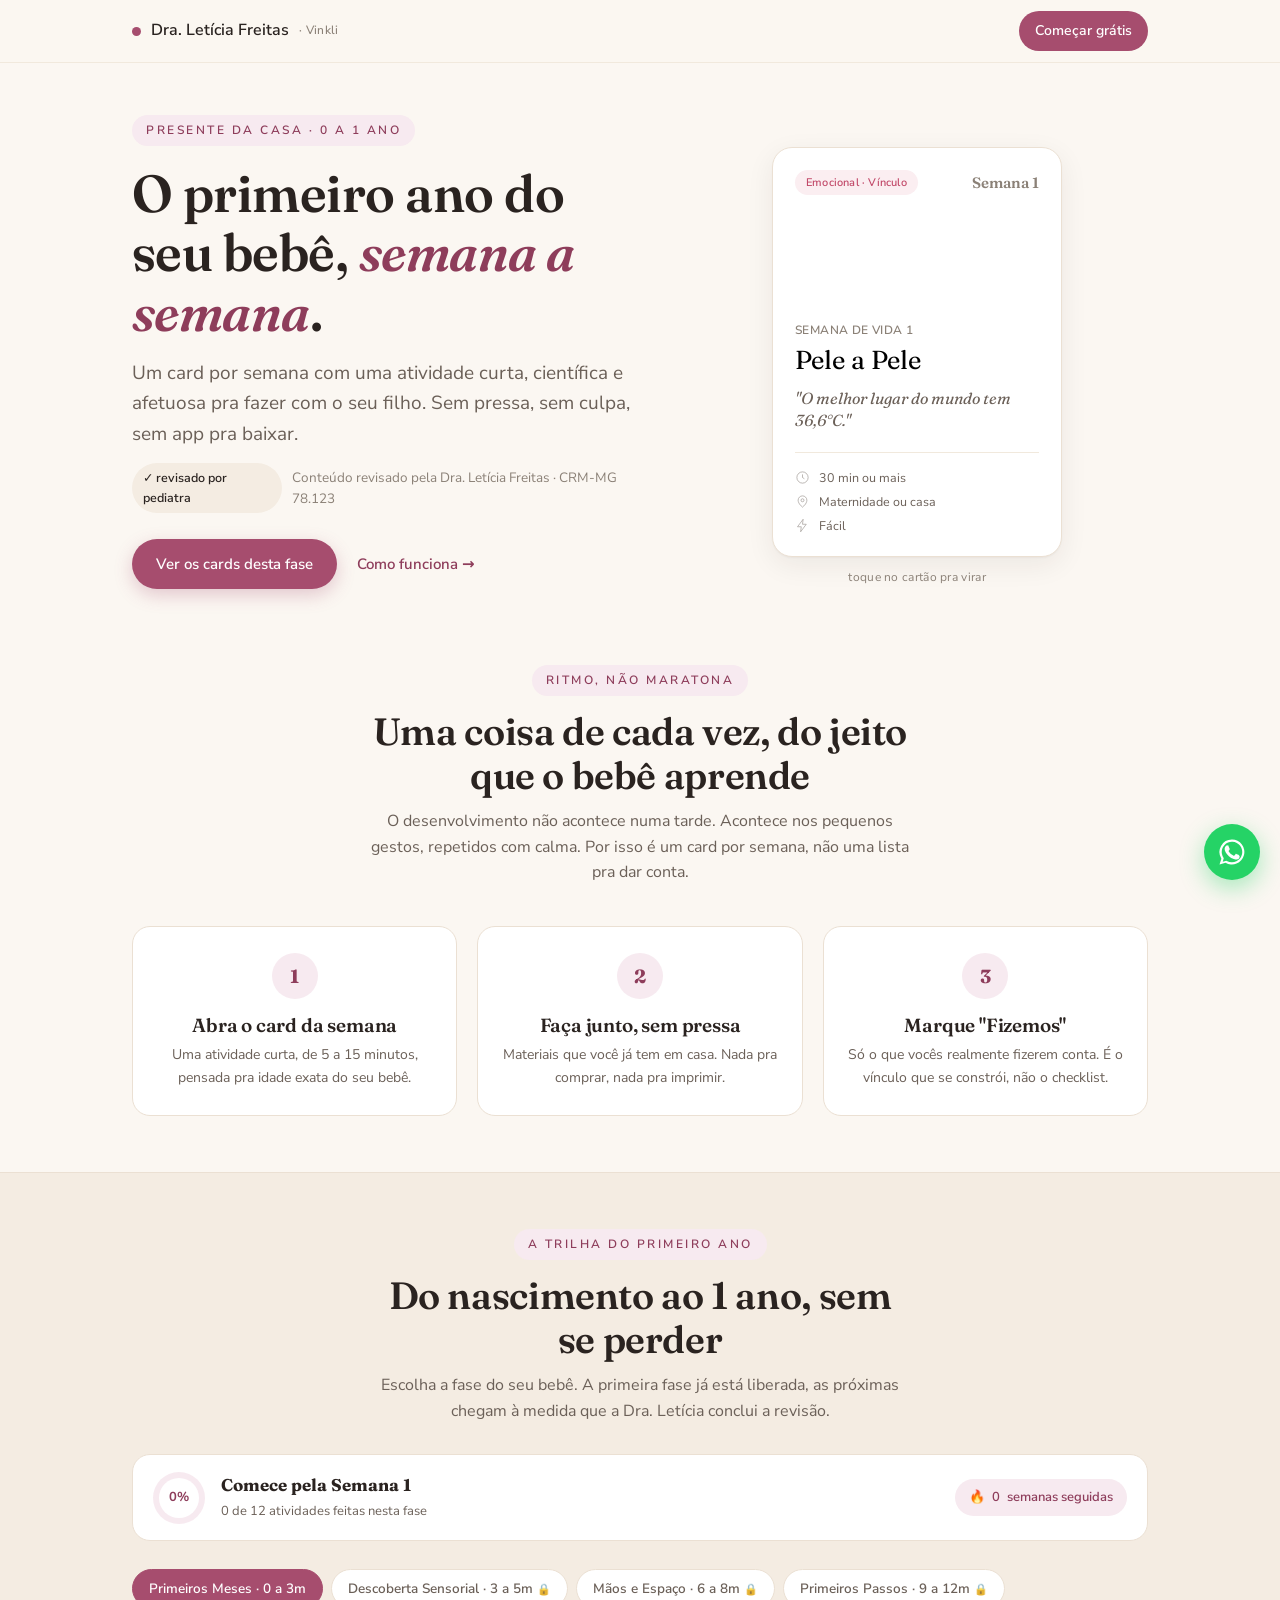
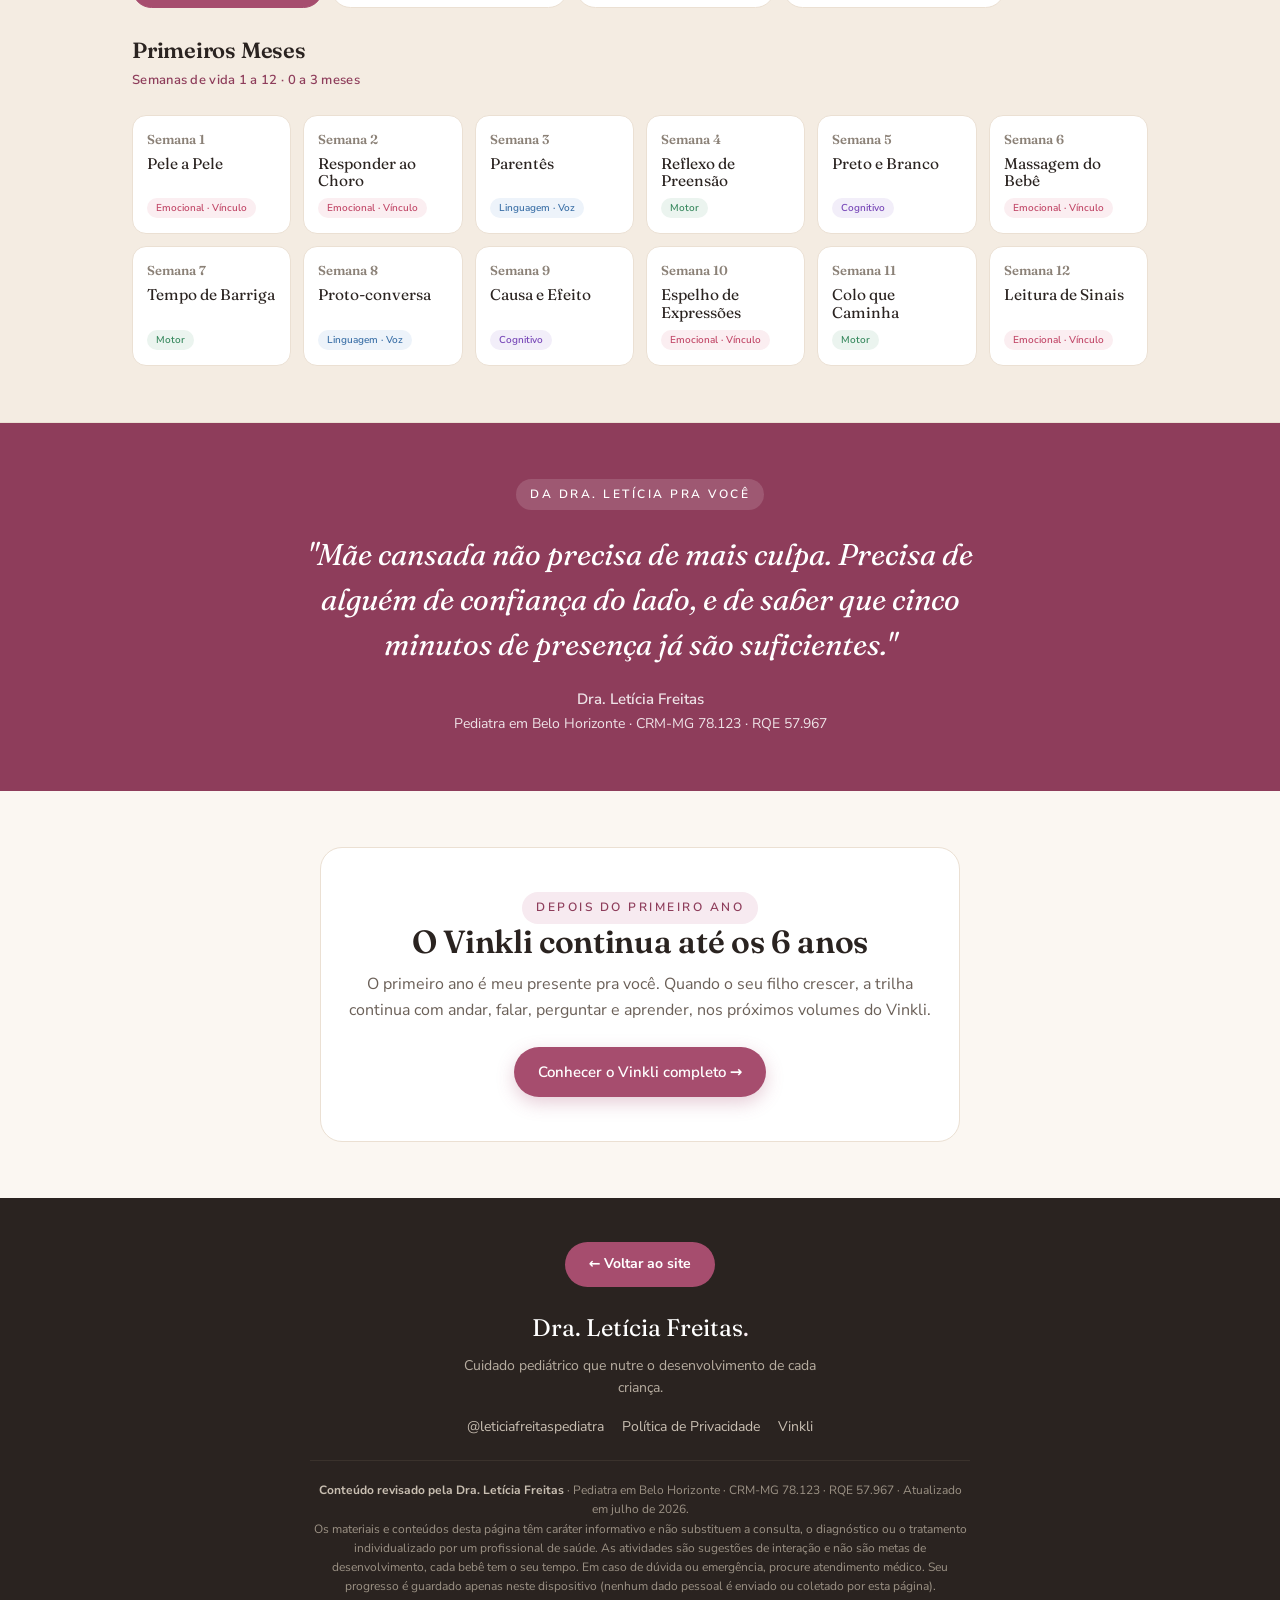
<file: vinkli-primeiro-ano.html>
<!DOCTYPE html>
<html lang="pt-BR">
<head>
<meta charset="UTF-8">
<meta name="viewport" content="width=device-width, initial-scale=1.0, viewport-fit=cover">
<title>Vinkli · Atividades do Primeiro Ano do Bebê, Grátis | Dra. Letícia Freitas</title>
<meta name="description" content="Vinkli grátis no primeiro ano: um card por semana com uma atividade curta, científica e afetuosa para fazer com o bebê do nascimento ao 1 ano. Revisado pela Dra. Letícia Freitas, pediatra em Belo Horizonte.">
<meta name="author" content="Dra. Letícia Freitas">
<meta name="theme-color" content="#A64D6E">
<link rel="icon" type="image/svg+xml" href="/favicon.svg">
<meta name="referrer" content="strict-origin-when-cross-origin">
<meta name="robots" content="index, follow, max-image-preview:large, max-snippet:-1">
<meta name="geo.region" content="BR-MG">
<meta name="geo.placename" content="Belo Horizonte">
<link rel="canonical" href="https://www.draleticiafreitas.com.br/vinkli-primeiro-ano.html">

<meta http-equiv="Content-Security-Policy" content="default-src 'self'; base-uri 'self'; form-action 'self'; object-src 'none'; frame-ancestors 'self'; img-src 'self' data:; style-src 'self' 'unsafe-inline'; font-src 'self'; script-src 'self' 'unsafe-inline'; connect-src 'self'">

<!-- Open Graph -->
<meta property="og:type" content="website">
<meta property="og:locale" content="pt_BR">
<meta property="og:site_name" content="Dra. Letícia Freitas · Pediatra">
<meta property="og:title" content="Vinkli · O primeiro ano do seu bebê, por conta da casa">
<meta property="og:description" content="Um card por semana, do nascimento ao 1 ano. Atividades curtas, científicas e afetuosas. Grátis, revisado pela Dra. Letícia Freitas.">
<meta property="og:url" content="https://www.draleticiafreitas.com.br/vinkli-primeiro-ano.html">
<meta property="og:image" content="https://www.draleticiafreitas.com.br/og-vinkli.png">
<meta property="og:image:type" content="image/png">
<meta property="og:image:width" content="1200">
<meta property="og:image:height" content="630">
<meta property="og:image:alt" content="Vinkli: atividades do primeiro ano do bebê, revisadas pela Dra. Letícia Freitas, pediatra">
<meta name="twitter:card" content="summary_large_image">
<meta name="twitter:title" content="Vinkli · O primeiro ano do seu bebê, por conta da casa">
<meta name="twitter:description" content="Um card por semana, do nascimento ao 1 ano. Grátis, revisado por pediatra.">
<meta name="twitter:image" content="https://www.draleticiafreitas.com.br/og-vinkli.png">

<link rel="stylesheet" href="fonts.css">

<script type="application/ld+json">
{
 "@context":"https://schema.org",
 "@graph":[
  {
   "@type":["CreativeWork","MedicalWebPage"],
   "@id":"https://www.draleticiafreitas.com.br/vinkli-primeiro-ano.html#page",
   "name":"Vinkli · Primeiro Ano",
   "headline":"Atividades do primeiro ano do bebê, semana a semana",
   "description":"Atividades semanais de desenvolvimento infantil do nascimento ao 1 ano, gratuitas e revisadas por pediatra.",
   "url":"https://www.draleticiafreitas.com.br/vinkli-primeiro-ano.html",
   "inLanguage":"pt-BR",
   "isAccessibleForFree":true,
   "isPartOf":{"@type":"WebSite","name":"Dra. Letícia Freitas · Pediatra em Belo Horizonte","url":"https://www.draleticiafreitas.com.br/"},
   "image":"https://www.draleticiafreitas.com.br/og-vinkli.png",
   "datePublished":"2026-07-16",
   "dateModified":"2026-07-16",
   "lastReviewed":"2026-07-16",
   "about":"Desenvolvimento infantil de 0 a 12 meses: vínculo, linguagem, motor e cognitivo",
   "audience":{"@type":"ParentAudience","name":"Pais e responsáveis de bebês de 0 a 1 ano"},
   "author":{"@type":"Person","name":"Dra. Letícia Freitas","jobTitle":"Médica Pediatra","identifier":[{"@type":"PropertyValue","propertyID":"CRM-MG","value":"78123"},{"@type":"PropertyValue","propertyID":"RQE","value":"57967"}],"url":"https://www.draleticiafreitas.com.br/"},
   "reviewedBy":{"@type":"Person","name":"Dra. Letícia Freitas","identifier":[{"@type":"PropertyValue","propertyID":"CRM-MG","value":"78123"},{"@type":"PropertyValue","propertyID":"RQE","value":"57967"}]},
   "publisher":{"@type":"Person","name":"Dra. Letícia Freitas"}
  },
  {
   "@type":"BreadcrumbList",
   "itemListElement":[
     {"@type":"ListItem","position":1,"name":"Início","item":"https://www.draleticiafreitas.com.br/"},
     {"@type":"ListItem","position":2,"name":"Vinkli · Primeiro Ano","item":"https://www.draleticiafreitas.com.br/vinkli-primeiro-ano.html"}
   ]
  }
 ]
}
</script>

<style>
  :root{
    /* Identidade Dra. Letícia (rosa/mauve sobre cream) */
    --rose:#A64D6E; --rose-deep:#8E3D5B; --rose-soft:#F7EAF0; --rose-tint:#FCF5F8;
    --cream:#FBF7F2; --sand:#F4ECE2; --card:#FFFFFF;
    --ink:#2A2320; --muted:#6B6058; --faint:#8B8177;
    --line:#EBE0D3; --line-soft:#F1E9DD;
    /* Domínios Vinkli (canônicos), usados só nas pílulas dos cards */
    --emocional:#C24A6A; --emocional-bg:#FBEEF1;
    --linguagem:#3E72A8; --linguagem-bg:#EDF3FA;
    --motor:#3A8A60;     --motor-bg:#EBF4EF;
    --cognitivo:#7848B8; --cognitivo-bg:#F2EEF9;
    --shadow:0 1px 2px rgba(42,35,32,.04), 0 8px 28px rgba(42,35,32,.07);
    --radius:18px;
  }

  *{box-sizing:border-box;margin:0;padding:0}
  html{scroll-behavior:smooth}
  @media (prefers-reduced-motion:reduce){html{scroll-behavior:auto}}
  body{
    font-family:'Nunito Sans',system-ui,-apple-system,sans-serif;
    background:var(--cream); color:var(--ink);
    line-height:1.6; -webkit-font-smoothing:antialiased;
    overflow-x:hidden;
  }
  ::selection{background:var(--rose-soft);color:var(--rose-deep)}
  a{color:inherit}
  img{max-width:100%;display:block}
  :focus-visible{outline:3px solid var(--rose);outline-offset:3px;border-radius:6px}

  .wrap{width:100%;max-width:1060px;margin:0 auto;padding:0 22px}
  .eyebrow{
    display:inline-block;font-size:12px;font-weight:600;letter-spacing:2.5px;
    text-transform:uppercase;color:var(--rose-deep);
    padding:6px 14px;background:var(--rose-soft);border-radius:100px;
  }
  h1,h2,h3,.serif{font-family:'Fraunces',Georgia,serif;font-weight:600;line-height:1.14;letter-spacing:-.01em}

  /* ---------- Header (chrome da Dra. Letícia) ---------- */
  header{
    position:sticky;top:0;z-index:60;background:rgba(251,247,242,.86);
    backdrop-filter:saturate(1.2) blur(10px);
    border-bottom:1px solid var(--line-soft);
  }
  .nav{display:flex;align-items:center;justify-content:space-between;height:62px}
  .brand{display:flex;align-items:center;gap:10px;font-weight:600;text-decoration:none;color:var(--ink);font-size:16px}
  .brand .dot{width:9px;height:9px;border-radius:50%;background:var(--rose)}
  .brand small{font-weight:500;color:var(--faint);font-size:12px;letter-spacing:.3px}
  .nav-cta{
    display:inline-flex;align-items:center;gap:7px;font-size:14px;font-weight:600;
    text-decoration:none;color:#fff;background:var(--rose);
    padding:9px 16px;border-radius:100px;transition:background .2s ease;
  }
  .nav-cta:hover{background:var(--rose-deep)}

  /* ---------- Hero ---------- */
  .hero{padding:52px 0 20px;position:relative}
  .hero-grid{display:grid;grid-template-columns:1.05fr .95fr;gap:44px;align-items:center}
  .hero h1{font-size:clamp(32px,5.4vw,52px);margin:18px 0 16px}
  .hero h1 em{font-style:italic;color:var(--rose-deep)}
  .hero p.lead{font-size:clamp(16px,2.1vw,19px);color:var(--muted);max-width:30em;margin-bottom:14px}
  .hero-review{display:flex;align-items:center;gap:10px;font-size:13.5px;color:var(--faint);margin-bottom:26px}
  .hero-review .badge{
    display:inline-flex;align-items:center;gap:6px;background:var(--sand);
    padding:5px 11px;border-radius:100px;font-weight:600;color:var(--ink);font-size:12.5px;
  }
  .cta-row{display:flex;flex-wrap:wrap;gap:12px;align-items:center}
  .btn{
    display:inline-flex;align-items:center;gap:9px;text-decoration:none;font-weight:600;
    font-size:15px;padding:13px 24px;border-radius:100px;border:0;cursor:pointer;
    transition:transform .15s ease, background .2s ease, box-shadow .2s ease;
    font-family:inherit;
  }
  .btn-primary{background:var(--rose);color:#fff;box-shadow:0 6px 18px rgba(166,77,110,.28)}
  .btn-primary:hover{background:var(--rose-deep);transform:translateY(-1px)}
  .btn-ghost{background:transparent;color:var(--rose-deep);padding:13px 8px}
  .btn-ghost:hover{color:var(--ink)}
  @media (prefers-reduced-motion:reduce){.btn:hover{transform:none}}

  /* Card de hero, a assinatura da página (tap pra virar) */
  .hero-card-stage{display:flex;justify-content:center;perspective:1400px}
  .flip{
    width:290px;height:410px;position:relative;cursor:pointer;
    transform-style:preserve-3d;transition:transform .6s cubic-bezier(.2,.7,.2,1);
    background:transparent;border:0;padding:0;font-family:inherit;text-align:left;
  }
  .flip.flipped{transform:rotateY(180deg)}
  @media (prefers-reduced-motion:reduce){
    .flip{transition:none}
    .flip .face{transition:opacity .25s ease}
    .flip .back{transform:none;opacity:0;pointer-events:none}
    .flip.flipped .front{opacity:0;pointer-events:none}
    .flip.flipped .back{opacity:1;pointer-events:auto}
  }
  .face{
    position:absolute;inset:0;backface-visibility:hidden;-webkit-backface-visibility:hidden;
    border-radius:20px;background:var(--card);box-shadow:var(--shadow);
    border:1px solid var(--line);padding:22px;display:flex;flex-direction:column;
  }
  .back{transform:rotateY(180deg)}
  .flip-hint{
    position:absolute;bottom:-30px;left:0;right:0;text-align:center;
    font-size:12px;color:var(--faint);letter-spacing:.3px;
  }

  /* Frente do card */
  .c-top{display:flex;align-items:center;justify-content:space-between;margin-bottom:auto}
  .pill{font-size:11px;font-weight:600;padding:5px 11px;border-radius:100px;letter-spacing:.2px}
  .c-num{font-family:'Fraunces',serif;font-size:15px;color:var(--faint);font-weight:600}
  .c-faixa{font-size:12px;font-weight:600;color:var(--faint);letter-spacing:.4px;text-transform:uppercase;margin-bottom:8px}
  .c-titulo{font-family:'Fraunces',serif;font-size:26px;line-height:1.1;margin-bottom:12px}
  .c-ancora{font-family:'Fraunces',serif;font-style:italic;font-size:16px;line-height:1.42;color:var(--muted)}
  .c-meta{display:flex;flex-direction:column;gap:7px;margin-top:20px;padding-top:16px;border-top:1px solid var(--line-soft)}
  .mi{display:flex;align-items:center;gap:9px;font-size:12.5px;color:var(--muted)}
  .mi svg{width:15px;height:15px;flex-shrink:0;stroke:currentColor;opacity:.7}
  /* Verso do card */
  .back .c-titulo{font-size:20px;margin-bottom:4px}
  .c-mat{font-size:12.5px;color:var(--muted);margin-bottom:14px}
  .c-mat b{color:var(--ink);font-weight:600}
  .passos{display:flex;flex-direction:column;gap:9px;margin-bottom:auto}
  .ps{display:flex;gap:9px;font-size:13px;line-height:1.4}
  .ps b{font-family:'Fraunces',serif;color:var(--rose);flex-shrink:0}
  .c-pq{font-size:12.5px;line-height:1.45;color:var(--muted);background:var(--rose-tint);
    padding:11px 13px;border-radius:12px;margin-top:14px}
  .c-pq b{color:var(--rose-deep);font-weight:600;display:block;font-size:10.5px;letter-spacing:1px;
    text-transform:uppercase;margin-bottom:3px;font-family:'Nunito Sans',sans-serif}
  .c-tag{font-size:10.5px;color:var(--faint);margin-top:10px;letter-spacing:.2px}

  /* Domínios */
  .p-emocional{background:var(--emocional-bg);color:var(--emocional)}
  .p-linguagem{background:var(--linguagem-bg);color:var(--linguagem)}
  .p-motor{background:var(--motor-bg);color:var(--motor)}
  .p-cognitivo{background:var(--cognitivo-bg);color:var(--cognitivo)}

  /* ---------- Faixa de valor / como funciona ---------- */
  section{padding:56px 0}
  .sec-head{text-align:center;max-width:34em;margin:0 auto 40px}
  .sec-head h2{font-size:clamp(26px,4vw,38px);margin:14px 0 12px}
  .sec-head p{color:var(--muted);font-size:16px}

  .steps{display:grid;grid-template-columns:repeat(3,1fr);gap:20px}
  .step{background:var(--card);border:1px solid var(--line);border-radius:var(--radius);padding:26px 22px;text-align:center}
  .step .n{width:46px;height:46px;border-radius:50%;background:var(--rose-soft);color:var(--rose-deep);
    font-family:'Fraunces',serif;font-weight:700;font-size:19px;
    display:flex;align-items:center;justify-content:center;margin:0 auto 16px}
  .step h3{font-size:19px;margin-bottom:8px}
  .step p{font-size:14px;color:var(--muted)}

  /* ---------- Trilha ---------- */
  .trilha{background:var(--sand);border-top:1px solid var(--line);border-bottom:1px solid var(--line)}
  .progress-bar{
    display:flex;align-items:center;gap:16px;background:var(--card);border:1px solid var(--line);
    border-radius:var(--radius);padding:16px 20px;margin-bottom:28px;flex-wrap:wrap
  }
  .ring{--p:0;width:52px;height:52px;flex-shrink:0;border-radius:50%;
    background:conic-gradient(var(--rose) calc(var(--p)*1%), var(--rose-soft) 0);
    display:grid;place-items:center}
  .ring::after{content:"";width:40px;height:40px;border-radius:50%;background:var(--card)}
  .ring span{position:absolute;font-size:13px;font-weight:700;color:var(--rose-deep)}
  .prog-txt{flex:1;min-width:180px}
  .prog-txt strong{font-family:'Fraunces',serif;font-size:17px;display:block}
  .prog-txt small{color:var(--muted);font-size:13px}
  .streak{display:inline-flex;align-items:center;gap:7px;background:var(--rose-soft);
    color:var(--rose-deep);font-weight:600;font-size:13px;padding:8px 14px;border-radius:100px}

  .phase-tabs{display:flex;gap:8px;overflow-x:auto;padding-bottom:6px;margin-bottom:24px;scrollbar-width:thin}
  .tab{white-space:nowrap;border:1px solid var(--line);background:var(--card);color:var(--muted);
    font-family:inherit;font-size:13.5px;font-weight:600;padding:9px 16px;border-radius:100px;cursor:pointer;transition:.18s}
  .tab[aria-selected="true"]{background:var(--rose);color:#fff;border-color:var(--rose)}
  .tab .lock{font-size:11px;opacity:.85}

  .panel{display:none}
  .panel.active{display:block;animation:fade .35s ease}
  @keyframes fade{from{opacity:0;transform:translateY(6px)}to{opacity:1;transform:none}}
  @media (prefers-reduced-motion:reduce){.panel.active{animation:none}}

  .phase-intro{margin-bottom:22px}
  .phase-intro h3{font-size:22px;margin-bottom:4px}
  .phase-intro .rng{font-size:13px;color:var(--rose-deep);font-weight:600;letter-spacing:.3px}

  .week-grid{display:grid;grid-template-columns:repeat(auto-fill,minmax(148px,1fr));gap:12px}
  .week{
    position:relative;background:var(--card);border:1px solid var(--line);border-radius:14px;
    padding:15px 14px;text-align:left;cursor:pointer;font-family:inherit;transition:.18s;
    display:flex;flex-direction:column;gap:8px;min-height:118px
  }
  .week:hover{border-color:var(--rose);box-shadow:var(--shadow);transform:translateY(-2px)}
  @media (prefers-reduced-motion:reduce){.week:hover{transform:none}}
  .week .wk{font-family:'Fraunces',serif;font-size:13px;color:var(--faint);font-weight:600}
  .week .wt{font-family:'Fraunces',serif;font-size:15.5px;line-height:1.15;color:var(--ink)}
  .week .wpill{align-self:flex-start;font-size:10px;font-weight:600;padding:3px 9px;border-radius:100px;margin-top:auto}
  .week .done{position:absolute;top:11px;right:11px;width:20px;height:20px;border-radius:50%;
    background:var(--motor);display:none;align-items:center;justify-content:center}
  .week.is-done .done{display:flex}
  .week.is-done{border-color:var(--motor)}
  .week .done svg{width:12px;height:12px;stroke:#fff;stroke-width:3}

  /* Fase bloqueada */
  .locked-wrap{background:var(--card);border:1px dashed var(--line);border-radius:var(--radius);padding:30px 26px}
  .locked-wrap .badge-soon{display:inline-flex;align-items:center;gap:7px;background:var(--rose-soft);
    color:var(--rose-deep);font-weight:600;font-size:12.5px;padding:6px 13px;border-radius:100px;margin-bottom:16px}
  .locked-wrap h4{font-family:'Fraunces',serif;font-size:15px;margin:18px 0 10px}
  .learn{display:grid;grid-template-columns:repeat(auto-fit,minmax(200px,1fr));gap:10px;margin-bottom:22px}
  .learn li{list-style:none;font-size:13.5px;color:var(--muted);padding-left:22px;position:relative;line-height:1.4}
  .learn li::before{content:"";position:absolute;left:0;top:7px;width:9px;height:9px;border-radius:50%;background:var(--rose-soft);border:2px solid var(--rose)}
  .preview-card{border:1px solid var(--line);border-radius:14px;padding:16px;background:var(--rose-tint);max-width:340px}
  .preview-card .pv-lbl{font-size:10px;letter-spacing:1px;text-transform:uppercase;color:var(--rose-deep);font-weight:600;margin-bottom:8px}
  .preview-card .pv-t{font-family:'Fraunces',serif;font-size:18px;margin-bottom:6px}
  .preview-card .pv-a{font-family:'Fraunces',serif;font-style:italic;font-size:14px;color:var(--muted)}

  /* ---------- Voz da pediatra ---------- */
  .voice{background:var(--rose-deep);color:#fff}
  .voice .wrap{text-align:center;max-width:760px}
  .voice .eyebrow{background:rgba(255,255,255,.14);color:#fff}
  .voice blockquote{font-family:'Fraunces',serif;font-style:italic;font-size:clamp(21px,3.2vw,30px);
    line-height:1.5;margin:22px 0 20px}
  .voice cite{font-style:normal;font-size:14px;opacity:.85;display:block}
  .voice cite b{display:block;font-weight:600;font-size:15px;opacity:1;margin-bottom:2px}

  /* ---------- Continuação paga ---------- */
  .next{text-align:center}
  .next-box{background:var(--card);border:1px solid var(--line);border-radius:22px;padding:44px 28px;max-width:640px;margin:0 auto}
  .next-box h2{font-size:clamp(24px,3.6vw,32px);margin-bottom:12px}
  .next-box p{color:var(--muted);margin-bottom:24px;font-size:16px}

  /* ---------- Rodapé (disclaimer da Dra. Letícia) ---------- */
  footer{background:var(--ink);color:#E9E1D6;padding:44px 0 30px;text-align:center}
  .foot-back{display:inline-block;background:var(--rose);color:#fff;font-weight:700;font-size:14px;text-decoration:none;
    padding:11px 24px;border-radius:100px;margin-bottom:22px;transition:background .2s ease}
  .foot-back:hover{background:var(--rose-deep)}
  .foot-brand{font-family:'Fraunces',serif;font-size:24px;color:#fff;margin-bottom:8px}
  .foot-brand .dot{color:var(--rose-soft)}
  .foot-tag{font-size:14px;color:#B7ADA0;max-width:26em;margin:0 auto 16px}
  .foot-links{display:flex;justify-content:center;gap:18px;flex-wrap:wrap;font-size:14px;margin-bottom:22px}
  .foot-links a{color:#C9BFB2;text-decoration:none}
  .foot-links a:hover{color:#fff}
  .disclaimer{border-top:1px solid #3A322C;padding-top:20px;font-size:12px;line-height:1.6;color:#9C9285;max-width:660px;margin:0 auto}
  .disclaimer strong{color:#C9BFB2}

  /* ---------- WhatsApp float ---------- */
  .whats{position:fixed;right:20px;bottom:20px;z-index:70;width:56px;height:56px;border-radius:50%;
    background:#25D366;box-shadow:0 8px 24px rgba(37,211,102,.4);display:flex;align-items:center;justify-content:center;
    text-decoration:none;transition:transform .2s ease}
  .whats:hover{transform:scale(1.06)}
  .whats svg{width:30px;height:30px;fill:#fff}

  /* ---------- Modal do card ---------- */
  .modal{position:fixed;inset:0;z-index:90;display:none;align-items:center;justify-content:center;padding:20px;
    background:rgba(42,35,32,.55);backdrop-filter:blur(3px)}
  .modal.open{display:flex}
  .modal-inner{position:relative;display:flex;flex-direction:column;align-items:center;gap:18px;max-width:340px;width:100%}
  .modal-close{position:absolute;top:-46px;right:0;width:38px;height:38px;border-radius:50%;border:0;
    background:rgba(255,255,255,.9);cursor:pointer;font-size:20px;color:var(--ink);line-height:1}
  .modal .flip{width:min(300px,86vw);height:min(430px,64vh)}
  .fizemos{display:flex;gap:10px;width:100%}
  .fizemos button{flex:1;font-family:inherit;font-weight:600;font-size:14.5px;padding:13px;border-radius:100px;cursor:pointer;border:1px solid var(--line);background:var(--card);color:var(--ink);transition:.18s}
  .fizemos .done-btn{background:var(--motor);border-color:var(--motor);color:#fff}
  .fizemos .done-btn[aria-pressed="true"]{background:#2E6E4C}
  .modal-hint{font-size:12px;color:#F1E9DD;text-align:center}

  @media (max-width:820px){
    .hero-grid{grid-template-columns:1fr;gap:34px}
    .hero{padding:36px 0 10px}
    .hero-card-stage{margin-top:8px}
    .steps{grid-template-columns:1fr}
  }
  @media (max-width:400px){
    .week-grid{grid-template-columns:repeat(auto-fill,minmax(132px,1fr))}
  }

  /* área de toque segura iOS */
  @supports(padding:max(0px)){
    .whats{right:max(20px,env(safe-area-inset-right));bottom:max(20px,env(safe-area-inset-bottom))}
  }
</style>
</head>
<body>

<header>
  <div class="wrap nav">
    <a class="brand" href="https://www.draleticiafreitas.com.br/" rel="noopener">
      <span class="dot" aria-hidden="true"></span>
      Dra. Letícia Freitas <small>· Vinkli</small>
    </a>
    <a class="nav-cta" href="#trilha">Começar grátis</a>
  </div>
</header>

<main>
  <!-- HERO -->
  <section class="hero">
    <div class="wrap hero-grid">
      <div class="hero-copy">
        <span class="eyebrow">Presente da casa · 0 a 1 ano</span>
        <h1>O primeiro ano do seu bebê, <em>semana a semana</em>.</h1>
        <p class="lead">Um card por semana com uma atividade curta, científica e afetuosa pra fazer com o seu filho. Sem pressa, sem culpa, sem app pra baixar.</p>
        <div class="hero-review">
          <span class="badge" aria-hidden="true">✓ revisado por pediatra</span>
          <span>Conteúdo revisado pela Dra. Letícia Freitas · CRM-MG 78.123</span>
        </div>
        <div class="cta-row">
          <a class="btn btn-primary" href="#trilha">Ver os cards desta fase</a>
          <a class="btn btn-ghost" href="#como">Como funciona →</a>
        </div>
      </div>
      <div class="hero-card-stage">
        <button class="flip" id="heroFlip" aria-label="Cartão de exemplo. Toque para ver o verso.">
          <div class="face front">
            <div class="c-top"><span class="pill p-emocional">Emocional · Vínculo</span><span class="c-num">Semana 1</span></div>
            <div>
              <div class="c-faixa">Semana de vida 1</div>
              <div class="c-titulo">Pele a Pele</div>
              <div class="c-ancora">"O melhor lugar do mundo tem 36,6°C."</div>
            </div>
            <div class="c-meta">
              <div class="mi"><svg viewBox="0 0 24 24" fill="none"><circle cx="12" cy="12" r="9"/><path d="M12 7v5l3 2"/></svg>30 min ou mais</div>
              <div class="mi"><svg viewBox="0 0 24 24" fill="none"><path d="M12 21s-7-5.2-7-11a7 7 0 0 1 14 0c0 5.8-7 11-7 11z"/><circle cx="12" cy="10" r="2.4"/></svg>Maternidade ou casa</div>
              <div class="mi"><svg viewBox="0 0 24 24" fill="none"><path d="M13 2 4 14h6l-1 8 9-12h-6z"/></svg>Fácil</div>
            </div>
          </div>
          <div class="face back">
            <div>
              <div class="c-titulo">Pele a Pele</div>
              <div class="c-mat"><b>Materiais:</b> nenhum</div>
            </div>
            <div class="passos">
              <div class="ps"><b>1.</b><span>Coloque o bebê nu sobre o seu peito logo após o parto.</span></div>
              <div class="ps"><b>2.</b><span>Cubra os dois com um cobertor morno.</span></div>
              <div class="ps"><b>3.</b><span>Deixe o bebê escutar o seu coração.</span></div>
              <div class="ps"><b>4.</b><span>Permaneça imóvel e respire devagar.</span></div>
            </div>
            <div class="c-pq"><b>Por que funciona</b>Regula temperatura e cortisol e libera oxitocina em mãe e bebê.</div>
            <div class="c-tag">Apego · Termorregulação · Oxitocina</div>
          </div>
        </button>
        <span class="flip-hint" id="heroHint">toque no cartão pra virar</span>
      </div>
    </div>
  </section>

  <!-- COMO FUNCIONA -->
  <section id="como">
    <div class="wrap">
      <div class="sec-head">
        <span class="eyebrow">Ritmo, não maratona</span>
        <h2>Uma coisa de cada vez, do jeito que o bebê aprende</h2>
        <p>O desenvolvimento não acontece numa tarde. Acontece nos pequenos gestos, repetidos com calma. Por isso é um card por semana, não uma lista pra dar conta.</p>
      </div>
      <div class="steps">
        <div class="step"><div class="n">1</div><h3>Abra o card da semana</h3><p>Uma atividade curta, de 5 a 15 minutos, pensada pra idade exata do seu bebê.</p></div>
        <div class="step"><div class="n">2</div><h3>Faça junto, sem pressa</h3><p>Materiais que você já tem em casa. Nada pra comprar, nada pra imprimir.</p></div>
        <div class="step"><div class="n">3</div><h3>Marque "Fizemos"</h3><p>Só o que vocês realmente fizerem conta. É o vínculo que se constrói, não o checklist.</p></div>
      </div>
    </div>
  </section>

  <!-- TRILHA -->
  <section class="trilha" id="trilha">
    <div class="wrap">
      <div class="sec-head" style="margin-bottom:30px">
        <span class="eyebrow">A trilha do primeiro ano</span>
        <h2>Do nascimento ao 1 ano, sem se perder</h2>
        <p>Escolha a fase do seu bebê. A primeira fase já está liberada, as próximas chegam à medida que a Dra. Letícia conclui a revisão.</p>
      </div>

      <div class="progress-bar">
        <div class="ring" id="ring"><span id="ringTxt">0%</span></div>
        <div class="prog-txt">
          <strong id="progTitle">Comece pela Semana 1</strong>
          <small id="progSub">0 de 12 atividades feitas nesta fase</small>
        </div>
        <span class="streak" id="streak" hidden>🔥 <span id="streakN">0</span> semanas seguidas</span>
      </div>

      <div class="phase-tabs" role="tablist" aria-label="Fases do primeiro ano">
        <button class="tab" role="tab" id="tab-0" aria-controls="panel-0" aria-selected="true">Primeiros Meses · 0 a 3m</button>
        <button class="tab" role="tab" id="tab-1" aria-controls="panel-1" aria-selected="false">Descoberta Sensorial · 3 a 5m <span class="lock" aria-hidden="true">🔒</span></button>
        <button class="tab" role="tab" id="tab-2" aria-controls="panel-2" aria-selected="false">Mãos e Espaço · 6 a 8m <span class="lock" aria-hidden="true">🔒</span></button>
        <button class="tab" role="tab" id="tab-3" aria-controls="panel-3" aria-selected="false">Primeiros Passos · 9 a 12m <span class="lock" aria-hidden="true">🔒</span></button>
      </div>

      <!-- Painel 0: liberado -->
      <div class="panel active" id="panel-0" role="tabpanel" aria-labelledby="tab-0">
        <div class="phase-intro">
          <h3>Primeiros Meses</h3>
          <span class="rng">Semanas de vida 1 a 12 · 0 a 3 meses</span>
        </div>
        <div class="week-grid" id="grid0"></div>
      </div>

      <!-- Painéis 1-3: em revisão -->
      <div class="panel" id="panel-1" role="tabpanel" aria-labelledby="tab-1"></div>
      <div class="panel" id="panel-2" role="tabpanel" aria-labelledby="tab-2"></div>
      <div class="panel" id="panel-3" role="tabpanel" aria-labelledby="tab-3"></div>
    </div>
  </section>

  <!-- VOZ DA PEDIATRA -->
  <section class="voice">
    <div class="wrap">
      <span class="eyebrow">Da Dra. Letícia pra você</span>
      <blockquote>"Mãe cansada não precisa de mais culpa. Precisa de alguém de confiança do lado, e de saber que cinco minutos de presença já são suficientes."</blockquote>
      <cite>
        <b>Dra. Letícia Freitas</b>
        Pediatra em Belo Horizonte · CRM-MG 78.123 · RQE 57.967
      </cite>
    </div>
  </section>

  <!-- CONTINUAÇÃO -->
  <section class="next">
    <div class="wrap">
      <div class="next-box">
        <span class="eyebrow">Depois do primeiro ano</span>
        <h2>O Vinkli continua até os 6 anos</h2>
        <p>O primeiro ano é meu presente pra você. Quando o seu filho crescer, a trilha continua com andar, falar, perguntar e aprender, nos próximos volumes do Vinkli.</p>
        <a class="btn btn-primary" href="https://vinkli.com.br" target="_blank" rel="noopener noreferrer">Conhecer o Vinkli completo →</a>
      </div>
    </div>
  </section>
</main>

<footer>
  <div class="wrap">
    <a class="foot-back" href="https://www.draleticiafreitas.com.br/">← Voltar ao site</a>
    <div class="foot-brand">Dra. Letícia Freitas<span class="dot">.</span></div>
    <p class="foot-tag">Cuidado pediátrico que nutre o desenvolvimento de cada criança.</p>
    <div class="foot-links">
      <a href="https://www.instagram.com/leticiafreitaspediatra/" target="_blank" rel="noopener noreferrer">@leticiafreitaspediatra</a>
      <a href="https://www.draleticiafreitas.com.br/privacidade.html" rel="noopener">Política de Privacidade</a>
      <a href="https://vinkli.com.br" target="_blank" rel="noopener noreferrer">Vinkli</a>
    </div>
    <div class="disclaimer">
      <strong>Conteúdo revisado pela Dra. Letícia Freitas</strong> · Pediatra em Belo Horizonte · CRM-MG 78.123 · RQE 57.967 · Atualizado em julho de 2026.<br>
      Os materiais e conteúdos desta página têm caráter informativo e não substituem a consulta, o diagnóstico ou o tratamento individualizado por um profissional de saúde. As atividades são sugestões de interação e não são metas de desenvolvimento, cada bebê tem o seu tempo. Em caso de dúvida ou emergência, procure atendimento médico. Seu progresso é guardado apenas neste dispositivo (nenhum dado pessoal é enviado ou coletado por esta página).
    </div>
  </div>
</footer>

<a class="whats" href="https://wa.me/5531999188888?text=Ol%C3%A1!%20Vim%20pela%20p%C3%A1gina%20do%20Vinkli%20e%20tenho%20uma%20d%C3%BAvida" target="_blank" rel="noopener noreferrer" aria-label="Falar com a Dra. Letícia no WhatsApp">
  <svg viewBox="0 0 24 24" aria-hidden="true"><path d="M17.5 14.4c-.3-.2-1.7-.8-2-.9-.3-.1-.5-.2-.7.2-.2.3-.7.9-.9 1.1-.2.2-.3.2-.6.1-1.7-.9-2.9-1.6-4-3.5-.3-.5.3-.5.8-1.5.1-.2 0-.4 0-.5-.1-.2-.7-1.6-.9-2.2-.2-.6-.5-.5-.7-.5h-.6c-.2 0-.5.1-.8.4-.3.3-1 1-1 2.5s1.1 2.9 1.2 3.1c.2.2 2.1 3.2 5.1 4.5.7.3 1.3.5 1.7.6.7.2 1.4.2 1.9.1.6-.1 1.7-.7 1.9-1.4.2-.7.2-1.2.2-1.4-.1-.1-.3-.2-.6-.3z"/><path d="M12 2a10 10 0 0 0-8.5 15.3L2 22l4.8-1.4A10 10 0 1 0 12 2zm0 18.2c-1.5 0-2.9-.4-4.2-1.1l-.3-.2-2.9.8.8-2.8-.2-.3A8.2 8.2 0 1 1 12 20.2z"/></svg>
</a>

<!-- Modal -->
<div class="modal" id="modal" role="dialog" aria-modal="true" aria-labelledby="modalTitle" hidden>
  <div class="modal-inner">
    <button class="modal-close" id="modalClose" aria-label="Fechar">✕</button>
    <button class="flip" id="modalFlip" aria-label="Cartão da atividade. Toque para virar."></button>
    <div class="fizemos">
      <button class="done-btn" id="doneBtn" aria-pressed="false">Fizemos essa semana ✓</button>
    </div>
    <p class="modal-hint">toque no cartão pra ver o passo a passo</p>
  </div>
</div>

<script>
"use strict";
/* =========================================================================
   Vinkli · Primeiro Ano, lógica cliente (estática, sem back-end, sem PII)
   Princípio de produto: SÓ "Fizemos" pontua. Abrir/ler um card nunca conta.
   Progresso vive em localStorage, apenas neste dispositivo.
   ========================================================================= */

/* ---- Dados: Fase 1 (0 a 3m), 12 cards pós-natais validados (Vol.0 V1 a V12) ---- */
var DOM = {
  emocional:"Emocional · Vínculo", linguagem:"Linguagem · Voz",
  motor:"Motor", cognitivo:"Cognitivo"
};
var CARDS = [
 {n:1,dom:"emocional",titulo:"Pele a Pele",faixa:"Semana de vida 1",ancora:"O melhor lugar do mundo tem 36,6°C.",mat:"Nenhum",tempo:"30 min ou mais",local:"Maternidade ou casa",dif:"Fácil",passos:["Coloque o bebê nu sobre o seu peito logo após o parto.","Cubra os dois com um cobertor morno.","Deixe o bebê escutar o seu coração.","Permaneça imóvel e respire devagar."],pq:"Regula temperatura e cortisol e libera oxitocina em mãe e bebê.",tag:"Apego · Termorregulação · Oxitocina"},
 {n:2,dom:"emocional",titulo:"Responder ao Choro",faixa:"Semana de vida 2",ancora:"Responder ao choro é o começo do diálogo.",mat:"Nenhum",tempo:"Sempre que chora",local:"Qualquer lugar",dif:"Fácil",passos:["Pegue o bebê no colo quando ele chorar.","Tente identificar: fome, frio, dor, cansaço.","Responda com voz calma e toque firme.","Nomeie o que ele pode estar sentindo."],pq:"Constrói segurança emocional, responder ao choro não gera 'mimo'.",tag:"Apego Seguro · Regulação Emocional"},
 {n:3,dom:"linguagem",titulo:"Parentês",faixa:"Semana de vida 3",ancora:"Fale como se ele entendesse. Porque, no fundo, entende.",mat:"Nenhum",tempo:"Durante os cuidados",local:"Qualquer lugar",dif:"Fácil",passos:["Durante a troca, vá nomeando cada ação.","Use tom suave e melodioso.","Faça pausas longas, deixe ele 'responder'.","Vocabulário rico é sempre bem-vindo."],pq:"Ativa mais regiões do córtex auditivo do que a fala adulta comum.",tag:"Aquisição da Linguagem · Neurobiologia"},
 {n:4,dom:"motor",titulo:"Reflexo de Preensão",faixa:"Semana de vida 4",ancora:"Aquele aperto no seu dedo não é força. É instinto.",mat:"Seu dedo",tempo:"5 min",local:"Qualquer lugar",dif:"Fácil",passos:["Ofereça seu dedo à palma da mão do bebê.","Observe o aperto reflexo automático.","Tente soltar devagar e note a resistência.","Repita com dedos e mãos diferentes."],pq:"Aproveita uma janela única de exploração sensório-motora antes dos 4 meses.",tag:"Reflexos Primitivos · Neurologia Neonatal"},
 {n:5,dom:"cognitivo",titulo:"Preto e Branco",faixa:"Semana de vida 5",ancora:"O cérebro vê contraste antes de ver cor.",mat:"Cartões de alto contraste (preto e branco)",tempo:"10 a 15 min",local:"Qualquer lugar",dif:"Fácil",passos:["Segure um cartão a uns 25 cm do rosto do bebê.","Mova devagar para ele acompanhar com os olhos.","Troque o cartão a cada 30 a 60 segundos.","Note quanto tempo ele fixa em cada padrão."],pq:"Responde ao alto contraste, ideal para a visão nas primeiras semanas.",tag:"Neurofisiologia Visual · Agudeza Visual"},
 {n:6,dom:"emocional",titulo:"Massagem do Bebê",faixa:"Semana de vida 6",ancora:"Cada toque diz: você é amado.",mat:"Óleo vegetal neutro",tempo:"10 a 15 min",local:"Local aquecido",dif:"Fácil",passos:["Aqueça o óleo entre as suas mãos.","Comece pelas pernas com movimentos longos.","Passe para barriga, peito e braços.","Mantenha o olhar e fale suavemente."],pq:"Melhora sono, favorece o ganho de peso e reduz o cortisol do bebê.",tag:"Regulação Autonômica · Apego"},
 {n:7,dom:"motor",titulo:"Tempo de Barriga",faixa:"Semana de vida 7",ancora:"Dez minutos de barriga pra baixo valem meses de desenvolvimento.",mat:"Tapete firme",tempo:"10 a 15 min",local:"No chão",dif:"Médio",passos:["Coloque o bebê de bruços numa superfície firme.","Fique à frente dele, na altura dos olhos.","Chame a atenção dele com a sua voz.","Comece com 2 min e aumente aos poucos."],pq:"Fortalece pescoço e costas, a base pra sentar e engatinhar depois.",tag:"Desenvolvimento Motor · Controle Postural"},
 {n:8,dom:"linguagem",titulo:"Proto-conversa",faixa:"Semana de vida 8",ancora:"Esperar a vez é a primeira gramática.",mat:"Nenhum",tempo:"5 a 10 min",local:"Qualquer lugar",dif:"Fácil",passos:["Fale uma frase curta para o bebê.","Faça uma pausa longa e olhe para ele.","Quando ele emitir um som, responda como se fosse fala.","Crie a alternância: você, ele, você, ele."],pq:"Desenvolve os fundamentos de turno da conversa, base da linguagem.",tag:"Pragmática · Linguística do Desenvolvimento"},
 {n:9,dom:"cognitivo",titulo:"Causa e Efeito",faixa:"Semana de vida 9",ancora:"Eu fiz isso acontecer, o primeiro pensamento científico.",mat:"Chocalho leve",tempo:"10 min",local:"No tapete",dif:"Fácil",passos:["Amarre um chocalho leve ao pulso do bebê.","Observe o momento em que ele percebe o som.","Aguarde os movimentos intencionais do braço.","Tire e recoloque, veja se ele busca o som."],pq:"Aciona a motivação de agir sobre o mundo e perceber o próprio efeito.",tag:"Agência · Desenvolvimento Cognitivo"},
 {n:10,dom:"emocional",titulo:"Espelho de Expressões",faixa:"Semana de vida 10",ancora:"Você ensina emoções refletindo as dele.",mat:"Nenhum",tempo:"5 a 10 min",local:"Qualquer lugar",dif:"Fácil",passos:["Espere o bebê fazer uma expressão facial.","Imite exatamente a mesma expressão.","Aguarde a reação, ele vai responder.","Varie: surpresa, alegria, boca aberta."],pq:"Acelera o reconhecimento das emoções pela imitação facial.",tag:"Neurônios-Espelho · Mentalização"},
 {n:11,dom:"motor",titulo:"Colo que Caminha",faixa:"Semana de vida 11",ancora:"Colo que caminha estimula o corpo inteiro.",mat:"Sling ou wrap de pano",tempo:"1 a 3 h/dia",local:"Qualquer lugar",dif:"Médio",passos:["Posicione em posição fisiológica (joelhos acima do quadril).","Caminhe, abaixe, suba, varie o movimento.","Fale sobre o que estão vendo pelo caminho.","Verifique sempre as vias aéreas do bebê."],pq:"Trabalha equilíbrio, percepção do corpo e regulação ao mesmo tempo.",tag:"Sistema Vestibular · Regulação Autonômica"},
 {n:12,dom:"emocional",titulo:"Leitura de Sinais",faixa:"Semana de vida 12",ancora:"Ele fala. Você aprende a ouvir.",mat:"Atenção total",tempo:"Observação contínua",local:"Qualquer lugar",dif:"Médio",passos:["Desviar o olhar = precisa de uma pausa.","Curvar os dedinhos = irritação crescendo.","Esfregar os olhos = cansaço chegando.","Responda antes que ele precise chorar."],pq:"Fortalece a inteligência emocional pela leitura atenta dos sinais.",tag:"Sensibilidade Parental · Apego Seguro"}
];

/* ---- Fases 2 a 4 (Vol.1, 3 a 12m): prévia + gate de revisão ---- */
var LOCKED = [
 {id:1,nome:"Descoberta Sensorial",rng:"3 a 5 meses",
  learn:["Descobre as próprias mãos e a linha média","Sustenta a cabeça de barriga pra baixo","Responde ao sorriso e busca o seu rosto","Segue objetos e sons com os olhos"],
  pvT:"Mãos que se Encontram", pvA:"Antes de descobrir o mundo, ele precisa descobrir que tem mãos.", pvDom:"sensorial"},
 {id:2,nome:"Mãos e Espaço",rng:"6 a 8 meses",
  learn:["Senta com apoio e depois sozinho","Passa objetos de uma mão pra outra","Balbucia sílabas repetidas (ba-ba, da-da)","Entende que o objeto continua existindo ao sumir"],
  pvT:"Cadê? Achou!", pvA:"O mundo não some quando some da vista, e isso é uma descoberta enorme.", pvDom:"cognitivo"},
 {id:3,nome:"Primeiros Passos",rng:"9 a 12 meses",
  learn:["Engatinha e fica de pé com apoio","Faz o gesto de apontar e de dar tchau","Diz as primeiras palavras com intenção","Imita gestos e brinca de dar e receber"],
  pvT:"O Primeiro Tchau", pvA:"Um gesto pequeno que diz: eu entendo o mundo e quero conversar com ele.", pvDom:"linguagem"}
];

var DOM_LABEL_ALL = Object.assign({}, DOM, {sensorial:"Sensorial", musical:"Musical"});

/* ---------------------- utilidades seguras ---------------------- */
var STORE_KEY = "vinkli_primeiro_ano_v1";
function loadState(){
  try{ var raw = localStorage.getItem(STORE_KEY); return raw ? JSON.parse(raw) : {done:{}}; }
  catch(e){ return {done:{}}; }
}
function saveState(s){ try{ localStorage.setItem(STORE_KEY, JSON.stringify(s)); }catch(e){} }
var state = loadState();
if(!state.done) state.done = {};

/* cria elementos via DOM (sem innerHTML de dados) para evitar qualquer injeção */
function el(tag, cls, txt){ var e=document.createElement(tag); if(cls) e.className=cls; if(txt!=null) e.textContent=txt; return e; }
function icon(kind){
  var svg=document.createElementNS("http://www.w3.org/2000/svg","svg");
  svg.setAttribute("viewBox","0 0 24 24"); svg.setAttribute("fill","none");
  var p=document.createElementNS("http://www.w3.org/2000/svg","path");
  var paths={clock:"M12 7v5l3 2",pin:"M12 21s-7-5.2-7-11a7 7 0 0 1 14 0c0 5.8-7 11-7 11z",bolt:"M13 2 4 14h6l-1 8 9-12h-6z"};
  if(kind==="clock"){var c=document.createElementNS("http://www.w3.org/2000/svg","circle");c.setAttribute("cx","12");c.setAttribute("cy","12");c.setAttribute("r","9");svg.appendChild(c);}
  if(kind==="pin"){var c2=document.createElementNS("http://www.w3.org/2000/svg","circle");c2.setAttribute("cx","12");c2.setAttribute("cy","10");c2.setAttribute("r","2.4");svg.appendChild(c2);}
  p.setAttribute("d",paths[kind]); svg.appendChild(p); return svg;
}

/* ---------------------- render da grade de semanas ---------------------- */
function renderGrid(){
  var grid=document.getElementById("grid0"); grid.textContent="";
  CARDS.forEach(function(c){
    var btn=el("button","week");
    btn.setAttribute("type","button");
    btn.setAttribute("aria-label","Semana "+c.n+": "+c.titulo);
    if(state.done[c.n]) btn.classList.add("is-done");
    btn.appendChild(el("span","wk","Semana "+c.n));
    btn.appendChild(el("span","wt",c.titulo));
    var pill=el("span","wpill p-"+c.dom, DOM[c.dom]); btn.appendChild(pill);
    var chk=el("span","done"); var s=document.createElementNS("http://www.w3.org/2000/svg","svg");
    s.setAttribute("viewBox","0 0 24 24");s.setAttribute("fill","none");
    var pp=document.createElementNS("http://www.w3.org/2000/svg","path");pp.setAttribute("d","M5 12l5 5L20 6");pp.setAttribute("stroke","currentColor");
    s.appendChild(pp);chk.appendChild(s);btn.appendChild(chk);
    btn.addEventListener("click",function(){ openModal(c); });
    grid.appendChild(btn);
  });
  updateProgress();
}

/* ---------------------- painéis bloqueados ---------------------- */
function renderLocked(){
  LOCKED.forEach(function(L){
    var panel=document.getElementById("panel-"+L.id); panel.textContent="";
    var box=el("div","locked-wrap");
    var badge=el("span","badge-soon"); badge.appendChild(document.createTextNode("🔒 Em revisão final com a Dra. Letícia"));
    box.appendChild(badge);
    var intro=el("div","phase-intro");
    intro.appendChild(el("h3",null,L.nome));
    intro.appendChild(el("span","rng",L.rng));
    box.appendChild(intro);
    box.appendChild(el("h4",null,"O que o seu bebê está aprendendo nesta fase"));
    var ul=el("ul","learn");
    L.learn.forEach(function(t){ ul.appendChild(el("li",null,t)); });
    box.appendChild(ul);
    var pv=el("div","preview-card");
    pv.appendChild(el("div","pv-lbl","Prévia de um card desta fase"));
    pv.appendChild(el("div","pv-t",L.pvT));
    pv.appendChild(el("div","pv-a","“"+L.pvA+"”"));
    box.appendChild(pv);
    var cta=el("a","btn btn-primary","Me avise quando esta fase abrir");
    cta.style.marginTop="22px";
    cta.href="https://vinkli.com.br";
    cta.target="_blank"; cta.rel="noopener noreferrer";
    box.appendChild(cta);
    panel.appendChild(box);
  });
}

/* ---------------------- progresso (execution-only) ---------------------- */
function updateProgress(){
  var total=CARDS.length, done=0;
  CARDS.forEach(function(c){ if(state.done[c.n]) done++; });
  var pct=Math.round(done/total*100);
  var ring=document.getElementById("ring");
  ring.style.setProperty("--p",pct);
  document.getElementById("ringTxt").textContent=pct+"%";
  document.getElementById("progSub").textContent=done+" de "+total+" atividades feitas nesta fase";
  var title=document.getElementById("progTitle");
  if(done===0) title.textContent="Comece pela Semana 1";
  else if(done===total) title.textContent="Você fez o primeiro trimestre inteiro 💛";
  else title.textContent="Continue de onde parou";

  /* streak simples: nº de semanas consecutivas feitas a partir da 1 */
  var streak=0;
  for(var i=1;i<=total;i++){ if(state.done[i]) streak++; else break; }
  var sEl=document.getElementById("streak");
  if(streak>=2){ sEl.hidden=false; document.getElementById("streakN").textContent=streak; }
  else sEl.hidden=true;
  // reflete nos tiles
  CARDS.forEach(function(c){
    var tiles=document.querySelectorAll('#grid0 .week');
    if(tiles[c.n-1]){ tiles[c.n-1].classList.toggle("is-done",!!state.done[c.n]); }
  });
}

/* ---------------------- modal + flip ---------------------- */
var modal=document.getElementById("modal");
var modalFlip=document.getElementById("modalFlip");
var doneBtn=document.getElementById("doneBtn");
var lastFocused=null;
var currentCard=null;

function buildFace(c,isBack){
  var face=el("div","face "+(isBack?"back":"front"));
  if(!isBack){
    var top=el("div","c-top");
    top.appendChild(el("span","pill p-"+c.dom, DOM[c.dom]));
    top.appendChild(el("span","c-num","Semana "+c.n));
    face.appendChild(top);
    var mid=el("div");
    mid.appendChild(el("div","c-faixa",c.faixa));
    mid.appendChild(el("div","c-titulo",c.titulo));
    mid.appendChild(el("div","c-ancora","“"+c.ancora+"”"));
    face.appendChild(mid);
    var meta=el("div","c-meta");
    [["clock",c.tempo],["pin",c.local],["bolt",c.dif]].forEach(function(m){
      var mi=el("div","mi"); mi.appendChild(icon(m[0])); mi.appendChild(document.createTextNode(m[1])); meta.appendChild(mi);
    });
    face.appendChild(meta);
  }else{
    var head=el("div");
    head.appendChild(el("div","c-titulo",c.titulo));
    var mat=el("div","c-mat"); var b=el("b",null,"Materiais: "); mat.appendChild(b); mat.appendChild(document.createTextNode(c.mat));
    head.appendChild(mat); face.appendChild(head);
    var ps=el("div","passos");
    c.passos.forEach(function(p,i){ var row=el("div","ps"); row.appendChild(el("b",null,(i+1)+".")); row.appendChild(el("span",null,p)); ps.appendChild(row); });
    face.appendChild(ps);
    var pq=el("div","c-pq"); pq.appendChild(el("b",null,"Por que funciona")); pq.appendChild(document.createTextNode(c.pq));
    face.appendChild(pq);
    face.appendChild(el("div","c-tag",c.tag));
  }
  return face;
}

function openModal(c){
  currentCard=c;
  modalFlip.classList.remove("flipped");
  modalFlip.textContent="";
  modalFlip.appendChild(buildFace(c,false));
  modalFlip.appendChild(buildFace(c,true));
  var isDone=!!state.done[c.n];
  doneBtn.setAttribute("aria-pressed",isDone?"true":"false");
  doneBtn.textContent=isDone?"Feito ✓ (toque pra desmarcar)":"Fizemos essa semana ✓";
  lastFocused=document.activeElement;
  modal.hidden=false; modal.classList.add("open");
  document.body.style.overflow="hidden";
  document.getElementById("modalClose").focus();
}
function closeModal(){
  modal.classList.remove("open"); modal.hidden=true;
  document.body.style.overflow="";
  if(lastFocused) lastFocused.focus();
}
modalFlip.addEventListener("click",function(){ this.classList.toggle("flipped"); });
document.getElementById("modalClose").addEventListener("click",closeModal);
modal.addEventListener("click",function(e){ if(e.target===modal) closeModal(); });
document.addEventListener("keydown",function(e){
  if(!modal.classList.contains("open")) return;
  if(e.key==="Escape"){ closeModal(); return; }
  if(e.key==="Tab"){
    var f=Array.prototype.filter.call(modal.querySelectorAll('a[href], button:not([disabled])'), function(el){ return el.offsetParent!==null; });
    if(!f.length) return;
    var first=f[0], last=f[f.length-1];
    if(e.shiftKey && document.activeElement===first){ e.preventDefault(); last.focus(); }
    else if(!e.shiftKey && document.activeElement===last){ e.preventDefault(); first.focus(); }
  }
});

doneBtn.addEventListener("click",function(){
  if(!currentCard) return;
  var n=currentCard.n;
  if(state.done[n]){ delete state.done[n]; } else { state.done[n]=true; }
  saveState(state);
  var isDone=!!state.done[n];
  doneBtn.setAttribute("aria-pressed",isDone?"true":"false");
  doneBtn.textContent=isDone?"Feito ✓ (toque pra desmarcar)":"Fizemos essa semana ✓";
  updateProgress();
});

/* ---------------------- tabs ---------------------- */
var tabs=document.querySelectorAll('.tab');
tabs.forEach(function(tab,idx){
  tab.addEventListener("click",function(){
    tabs.forEach(function(t){ t.setAttribute("aria-selected","false"); });
    tab.setAttribute("aria-selected","true");
    document.querySelectorAll(".panel").forEach(function(p){ p.classList.remove("active"); });
    document.getElementById("panel-"+idx).classList.add("active");
  });
  tab.addEventListener("keydown",function(e){
    var i=null;
    if(e.key==="ArrowRight") i=(idx+1)%tabs.length;
    if(e.key==="ArrowLeft") i=(idx-1+tabs.length)%tabs.length;
    if(i!=null){ e.preventDefault(); tabs[i].focus(); tabs[i].click(); }
  });
});

/* ---------------------- hero flip ---------------------- */
var heroFlip=document.getElementById("heroFlip");
heroFlip.addEventListener("click",function(){
  this.classList.toggle("flipped");
  document.getElementById("heroHint").textContent=this.classList.contains("flipped")?"toque pra voltar":"toque no cartão pra virar";
});

/* ---------------------- init ---------------------- */
renderGrid();
renderLocked();
</script>
</body>
</html>
</file>
<file: fonts.css>
/* Fontes auto-hospedadas (Fraunces + Nunito Sans, variaveis, subconjunto latin) — privacidade (LGPD) e performance */
@font-face{
  font-family:'Fraunces';
  font-style:normal;
  font-weight:400 700;
  font-display:swap;
  src:url(fonts/fraunces.woff2) format('woff2');
  unicode-range:U+0000-00FF, U+0131, U+0152-0153, U+02BB-02BC, U+02C6, U+02DA, U+02DC, U+0304, U+0308, U+0329, U+2000-206F, U+20AC, U+2122, U+2191, U+2193, U+2212, U+2215, U+FEFF, U+FFFD;
}
@font-face{
  font-family:'Fraunces';
  font-style:italic;
  font-weight:400 700;
  font-display:swap;
  src:url(fonts/fraunces-italic.woff2) format('woff2');
  unicode-range:U+0000-00FF, U+0131, U+0152-0153, U+02BB-02BC, U+02C6, U+02DA, U+02DC, U+0304, U+0308, U+0329, U+2000-206F, U+20AC, U+2122, U+2191, U+2193, U+2212, U+2215, U+FEFF, U+FFFD;
}
@font-face{
  font-family:'Nunito Sans';
  font-style:normal;
  font-weight:400 800;
  font-display:swap;
  src:url(fonts/nunito-sans.woff2) format('woff2');
  unicode-range:U+0000-00FF, U+0131, U+0152-0153, U+02BB-02BC, U+02C6, U+02DA, U+02DC, U+0304, U+0308, U+0329, U+2000-206F, U+20AC, U+2122, U+2191, U+2193, U+2212, U+2215, U+FEFF, U+FFFD;
}
</file>
<file: paginas.css>
/* =========================================================
   paginas.css · estilo compartilhado das páginas de serviço
   (consultório, puericultura, teleconsulta, sobre)
   Mesma identidade da home: Fraunces + Nunito Sans, paleta accent.
   ========================================================= */
:root{
  --bg:#FCFAF8; --surface:#FFFFFF; --ink:#3B2B34; --ink-soft:#6E5D66;
  --line:#ECE3DE; --greige:#F3ECE8;
  --accent:#A64D6E; --accent-dk:#8A3B58; --accent-sf:#F7E7EE;
  --rosa:#F7D9E3; --azul:#CFE4F2; --verde:#D4E8D4; --amarelo:#F6EBC2;
  --wa:#25D366;
  --radius:20px; --radius-sm:12px;
  --shadow:0 14px 40px -22px rgba(59,43,52,.45);
  --shadow-sm:0 6px 20px -14px rgba(59,43,52,.5);
  --maxw:760px;
  --font-display:"Fraunces",Georgia,serif;
  --font-body:"Nunito Sans",system-ui,-apple-system,sans-serif;
}
*{box-sizing:border-box;margin:0;padding:0}
html{scroll-behavior:smooth}
body{font-family:var(--font-body);background:var(--bg);color:var(--ink);line-height:1.65;-webkit-font-smoothing:antialiased;overflow-x:hidden}
img{max-width:100%;display:block}
a{color:var(--accent);text-decoration:none}
a:hover{color:var(--accent-dk)}
.wrap{max-width:var(--maxw);margin:0 auto;padding:0 20px}
h1,h2,h3,h4{font-family:var(--font-display);font-weight:600;line-height:1.15;letter-spacing:-.01em}
.eyebrow{font-size:.72rem;font-weight:800;letter-spacing:.14em;text-transform:uppercase;color:var(--accent);display:inline-block;margin-bottom:.5rem}

/* Acessibilidade: pular para o conteúdo */
.skip{position:absolute;left:-999px;top:0;background:var(--accent);color:#fff;padding:.6rem 1rem;border-radius:0 0 10px 0;z-index:100}
.skip:focus{left:0}
a:focus-visible,button:focus-visible,summary:focus-visible{outline:3px solid var(--accent);outline-offset:3px;border-radius:6px}

/* Topbar */
.topbar{position:sticky;top:0;z-index:40;background:rgba(252,250,248,.9);backdrop-filter:blur(10px);border-bottom:1px solid var(--line)}
.topbar__inner{max-width:var(--maxw);margin:0 auto;padding:.7rem 20px;display:flex;align-items:center;justify-content:space-between;gap:1rem}
.back{display:inline-flex;align-items:center;gap:.4rem;font-weight:800;font-size:.85rem;color:var(--accent)}
.wordmark{font-family:var(--font-display);font-weight:600;font-size:1rem;color:var(--ink)}
.wordmark span{color:var(--accent)}
.topbar .btn-sm{padding:.5rem 1rem;font-size:.82rem}

/* Botões */
.btn{display:inline-flex;align-items:center;justify-content:center;gap:.5rem;padding:.85rem 1.4rem;border-radius:100px;font-weight:800;font-size:.95rem;line-height:1.2;text-align:center;transition:transform .18s ease,background .18s ease,box-shadow .18s ease;cursor:pointer;border:none;font-family:inherit}
.btn-primary{background:var(--accent);color:#fff;box-shadow:var(--shadow-sm)}
.btn-primary:hover{background:var(--accent-dk);color:#fff;transform:translateY(-2px)}
.btn-ghost{background:transparent;color:var(--accent);border:1.5px solid var(--accent)}
.btn-ghost:hover{background:var(--accent-sf);color:var(--accent-dk)}
.btn-block{width:100%}

/* Breadcrumb */
.breadcrumb{font-size:.8rem;color:var(--ink-soft);padding:1rem 0 0}
.breadcrumb a{color:var(--ink-soft);font-weight:600}
.breadcrumb a:hover{color:var(--accent)}
.breadcrumb span{margin:0 .35rem;color:var(--line)}

/* Rascunho para revisão médica */
.rascunho{background:var(--amarelo);color:#5a4a12;border:1.5px solid #e4cd7a;border-radius:var(--radius-sm);padding:.85rem 1.1rem;margin:1.2rem 0;font-size:.86rem;line-height:1.5}
.rascunho b{color:#5a4a12}

/* Hero */
.hero{position:relative;overflow:hidden;padding:2.4rem 0 1.6rem}
.hero__blob{position:absolute;width:280px;height:280px;filter:blur(8px);opacity:.5;z-index:0;border-radius:50%}
.hero__blob.b1{top:-120px;right:-110px;background:radial-gradient(circle,var(--amarelo),transparent 70%)}
.hero__blob.b2{bottom:-130px;left:-120px;background:radial-gradient(circle,var(--rosa),transparent 70%)}
.hero>.wrap{position:relative;z-index:1}
.hero h1{font-size:2rem;margin-bottom:.6rem}
.hero .lead{color:var(--ink-soft);font-size:1.06rem;max-width:34em;margin-bottom:.8rem}
.hero .ident{font-size:.85rem;font-weight:800;color:var(--accent);letter-spacing:.02em;margin-bottom:1.2rem}
.hero .cta-row{display:flex;flex-wrap:wrap;gap:.7rem}

/* Seções */
.section{padding:2.4rem 0}
.section--tint{background:var(--greige)}
.section h2{font-size:1.5rem;margin-bottom:.8rem}
.section h3{font-size:1.1rem;margin:1.3rem 0 .4rem}
.prose p{color:var(--ink-soft);margin:.7rem 0}
.prose ul{color:var(--ink-soft);margin:.6rem 0 .9rem 1.2rem}
.prose li{margin-bottom:.4rem}
.prose b{color:var(--ink)}
.prose a{font-weight:700}

/* Cartões (modalidades / serviços) */
.cards{display:grid;gap:1rem;margin:1.2rem 0}
@media(min-width:620px){.cards.two{grid-template-columns:1fr 1fr}}
.card{background:var(--surface);border:1px solid var(--line);border-radius:var(--radius);padding:1.3rem 1.4rem;box-shadow:var(--shadow-sm)}
.card h3{font-size:1.12rem;margin-bottom:.35rem}
.card p{color:var(--ink-soft);font-size:.92rem;margin-bottom:.8rem}
.card__ic{width:40px;height:40px;border-radius:11px;display:flex;align-items:center;justify-content:center;font-size:1.25rem;margin-bottom:.7rem;background:var(--accent-sf)}

/* Bloco de informações (endereço, etc.) */
.info{background:var(--surface);border:1px solid var(--line);border-radius:var(--radius);padding:1.2rem 1.4rem;margin:1rem 0}
.info dl{display:grid;grid-template-columns:auto 1fr;gap:.5rem 1rem}
.info dt{font-weight:800;color:var(--ink);font-size:.9rem}
.info dd{color:var(--ink-soft);font-size:.92rem}
.pendente{color:#8a7a2e;font-style:italic}

/* Passos */
.passos{display:grid;gap:.6rem;margin:1rem 0;counter-reset:step}
.passo{display:flex;gap:.8rem;align-items:flex-start;font-size:.95rem;color:var(--ink-soft)}
.passo::before{counter-increment:step;content:counter(step);flex-shrink:0;width:26px;height:26px;border-radius:50%;background:var(--accent);color:#fff;font-weight:800;font-size:.8rem;display:flex;align-items:center;justify-content:center}
.passo b{color:var(--ink)}

/* FAQ */
.faq{display:grid;gap:.7rem;margin:1rem 0}
.faq details{background:var(--surface);border:1px solid var(--line);border-radius:var(--radius-sm)}
.faq summary{list-style:none;cursor:pointer;padding:1rem 1.1rem;font-weight:800;font-size:1rem;color:var(--ink);display:flex;justify-content:space-between;align-items:center;gap:1rem}
.faq summary::-webkit-details-marker{display:none}
.faq summary::after{content:"+";font-size:1.4rem;line-height:1;color:var(--accent);font-weight:700;flex-shrink:0}
.faq details[open] summary{color:var(--accent-dk)}
.faq details[open] summary::after{content:"–"}
.faq__a{padding:0 1.1rem 1.1rem;color:var(--ink-soft);font-size:.94rem;line-height:1.55}

/* CTA final */
.cta-final{text-align:center;padding:2.4rem 20px;background:var(--accent-sf);border-radius:var(--radius);margin:1.6rem 0}
.cta-final h2{font-size:1.4rem;margin-bottom:.5rem}
.cta-final p{color:var(--ink-soft);margin-bottom:1.2rem;max-width:36em;margin-left:auto;margin-right:auto}

/* Rodapé padronizado */
.foot{background:var(--ink);color:#c9b9c1;padding:2rem 20px 2.4rem;text-align:center;font-size:.82rem;margin-top:2rem}
.foot .btn{background:var(--accent);color:#fff;margin-bottom:1rem}
.foot .btn:hover{background:var(--accent-dk)}
.foot .foot-brand{font-family:var(--font-display);font-weight:600;font-size:1.3rem;color:#fff;margin-bottom:.35rem}
.foot .foot-brand .dot{color:var(--rosa)}
.foot .foot-tag{font-size:.85rem;color:#c9b9c1;max-width:26em;margin:0 auto .8rem}
.foot .foot-links{display:flex;justify-content:center;gap:1.1rem;flex-wrap:wrap;margin-bottom:.6rem}
.foot .foot-links a{color:#fff;font-weight:700;font-size:.85rem}
.foot .aviso{font-size:.72rem;color:#9d8b93;margin-top:.8rem;line-height:1.5;max-width:520px;margin-left:auto;margin-right:auto}

/* WhatsApp flutuante */
.wa-float{position:fixed;bottom:18px;right:18px;z-index:50;background:var(--wa);color:#fff;border-radius:100px;padding:.85rem 1.2rem;display:flex;align-items:center;gap:.5rem;font-weight:800;font-size:.9rem;box-shadow:0 10px 30px -8px rgba(37,211,102,.6);transition:transform .2s ease}
.wa-float:hover{transform:scale(1.05);color:#fff}
.wa-float svg{width:20px;height:20px}

@media(min-width:680px){
  .hero h1{font-size:2.4rem}
  .section h2{font-size:1.7rem}
}
@media(prefers-reduced-motion:reduce){
  *{animation:none!important;transition:none!important;scroll-behavior:auto!important}
}
</file>
